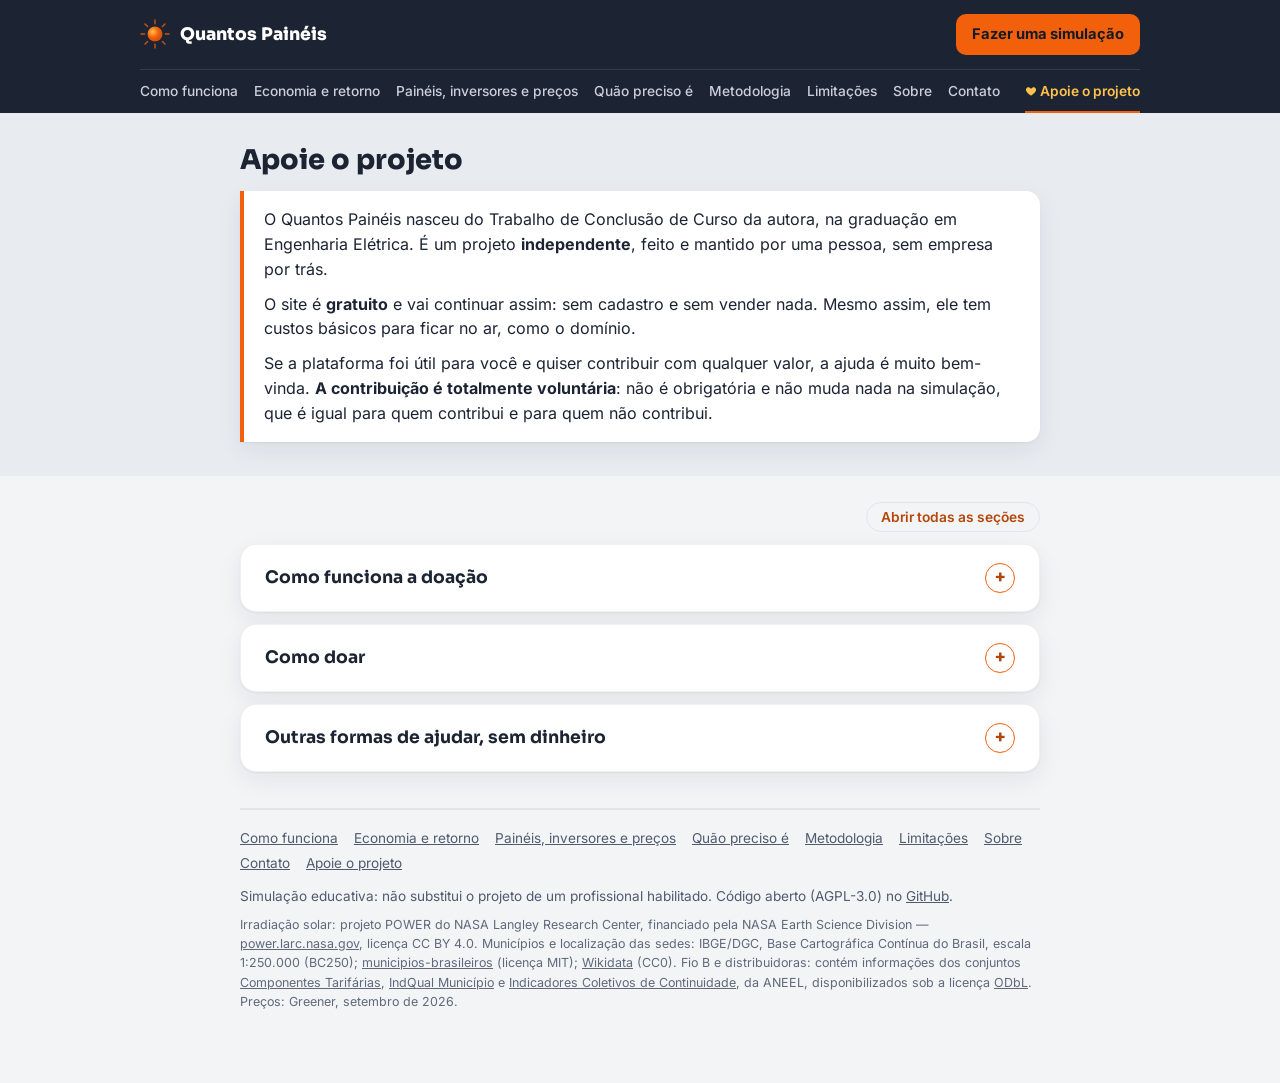
<file: static/apoie.html>
<!DOCTYPE html>
<html lang="pt-br">
<head>
<meta charset="UTF-8">
<meta name="viewport" content="width=device-width, initial-scale=1">
<title>Apoie o projeto — Quantos Painéis</title>
<link rel="stylesheet" href="/static/style.css">
<link rel="stylesheet" href="/static/paginas.css">
<link rel="icon" href="/static/favicon.svg" type="image/svg+xml">
</head>
<body>
<a class="pular-conteudo no-print" href="#conteudo">Pular para o conteúdo</a>
<header class="topo-site no-print">
    <div class="topo-conteudo">
        <a class="topo-marca" href="/"><svg width="30" height="30" viewBox="0 0 64 64" aria-hidden="true" focusable="false"><defs><radialGradient id="solTopoGrad" cx="35%" cy="35%" r="70%"><stop offset="0%" stop-color="#FFC24B"/><stop offset="55%" stop-color="#F2600C"/><stop offset="100%" stop-color="#C94E0A"/></radialGradient></defs><g stroke="#F2600C" stroke-width="3" stroke-linecap="round" opacity="0.8"><line x1="32" y1="2" x2="32" y2="10"/><line x1="32" y1="54" x2="32" y2="62"/><line x1="2" y1="32" x2="10" y2="32"/><line x1="54" y1="32" x2="62" y2="32"/><line x1="10.7" y1="10.7" x2="16.2" y2="16.2"/><line x1="47.8" y1="47.8" x2="53.3" y2="53.3"/><line x1="10.7" y1="53.3" x2="16.2" y2="47.8"/><line x1="47.8" y1="16.2" x2="53.3" y2="10.7"/></g><circle cx="32" cy="32" r="16" fill="url(#solTopoGrad)"/></svg><span>Quantos Painéis</span></a>
        <div class="topo-acoes">
            <details class="topo-menu-celular">
                <summary>Páginas</summary>
                <ul>
                    <li><a href="/entenda">Como funciona</a></li>
                    <li><a href="/economia">Economia e retorno</a></li>
                    <li><a href="/equipamentos">Painéis, inversores e preços</a></li>
                    <li><a href="/precisao">Quão preciso é</a></li>
                    <li><a href="/metodologia">Metodologia</a></li>
                    <li><a href="/limitacoes">Limitações</a></li>
                    <li><a href="/sobre">Sobre</a></li>
                    <li><a href="/contato">Contato</a></li>
                    <li class="menu-apoie"><a class="link-apoie" href="/apoie" aria-current="page"><svg class="icone-apoie" width="12" height="12" viewBox="0 0 24 24" aria-hidden="true" focusable="false"><path fill="currentColor" d="M12 21s-7.5-4.6-9.6-9.2C.9 8.4 3 4.5 6.6 4.5c2.1 0 3.6 1.2 5.4 3.2 1.8-2 3.3-3.2 5.4-3.2 3.6 0 5.7 3.9 4.2 7.3C19.5 16.4 12 21 12 21z"/></svg> Apoie o projeto</a></li>
                </ul>
            </details>
            <a class="btn-simular-topo" href="/"><span class="so-pc">Fazer uma simulação</span><span class="so-cel">Simular</span></a>
        </div>
    </div>
    <nav class="topo-menu" aria-label="Páginas de explicação">
        <ul>
            <li><a href="/entenda">Como funciona</a></li>
            <li><a href="/economia">Economia e retorno</a></li>
            <li><a href="/equipamentos">Painéis, inversores e preços</a></li>
            <li><a href="/precisao">Quão preciso é</a></li>
            <li><a href="/metodologia">Metodologia</a></li>
            <li><a href="/limitacoes">Limitações</a></li>
            <li><a href="/sobre">Sobre</a></li>
            <li><a href="/contato">Contato</a></li>
            <li class="menu-apoie"><a class="link-apoie" href="/apoie" aria-current="page"><svg class="icone-apoie" width="12" height="12" viewBox="0 0 24 24" aria-hidden="true" focusable="false"><path fill="currentColor" d="M12 21s-7.5-4.6-9.6-9.2C.9 8.4 3 4.5 6.6 4.5c2.1 0 3.6 1.2 5.4 3.2 1.8-2 3.3-3.2 5.4-3.2 3.6 0 5.7 3.9 4.2 7.3C19.5 16.4 12 21 12 21z"/></svg> Apoie o projeto</a></li>
        </ul>
    </nav>
</header>
<main id="conteudo">
<div class="faixa-pagina">
<div class="faixa-pagina-conteudo">
<h1 class="pagina-titulo">Apoie o projeto</h1>
<div class="resumo-pagina">
<p>O Quantos Painéis nasceu do Trabalho de Conclusão de Curso da autora, na graduação em Engenharia Elétrica. É um projeto <strong>independente</strong>, feito e mantido por uma pessoa, sem empresa por trás.</p>
<p>O site é <strong>gratuito</strong> e vai continuar assim: sem cadastro e sem vender nada. Mesmo assim, ele tem custos básicos para ficar no ar, como o domínio.</p>
<p>Se a plataforma foi útil para você e quiser contribuir com qualquer valor, a ajuda é muito bem-vinda. <strong>A contribuição é totalmente voluntária</strong>: não é obrigatória e não muda nada na simulação, que é igual para quem contribui e para quem não contribui.</p>
</div>
</div>
</div>
<div class="page-wrap pagina-corpo">
<p class="abrir-todas no-print"><button type="button" class="btn-abrir-todas" aria-pressed="false">Abrir todas as seções</button></p>

<section class="card secao" aria-labelledby="como-funciona-a-doacao">
<details class="secao-sanfona">
    <summary><h2 id="como-funciona-a-doacao"><span class="divider-dot"></span>Como funciona a doação</h2></summary>
<div class="secao-conteudo">
<ul>
<li><strong>Não dá direito a nada em troca.</strong> Quem doa e quem não doa usa exatamente a mesma plataforma, com os mesmos resultados. Não existe versão "melhor" para quem doa.</li>
<li><strong>Não aceitamos doações de empresas do setor de energia solar</strong> (fabricantes, distribuidores ou empresas instaladoras). A plataforma compara equipamentos e mostra preços de mercado, e ela só é confiável se ninguém do setor pagar por ela.</li>
<li><strong>Não pedimos cadastro para doar.</strong> Como em qualquer Pix, o seu nome aparece no extrato de quem recebe. Ele não é publicado nem usado para nada além da declaração de imposto de renda, que pede os dados de quem doou.</li>
</ul>
</div>
</details>
</section>

<section class="card secao" aria-labelledby="como-doar">
<details class="secao-sanfona">
    <summary><h2 id="como-doar"><span class="divider-dot"></span>Como doar</h2></summary>
<div class="secao-conteudo">
<p><strong>Pix (chave aleatória):</strong><br>2076db15-90f3-4437-b14b-9cfe74d9ff82</p>
<p>Copie a chave e cole no app do seu banco, na opção de pagar com chave Pix. Antes de confirmar, o banco mostra o nome de quem recebe: <strong>Brenda Morel Bueno Ferreira</strong>, a autora da plataforma.</p>
</div>
</details>
</section>

<section class="card secao" aria-labelledby="outras-formas-de-ajudar-sem-dinheiro">
<details class="secao-sanfona">
    <summary><h2 id="outras-formas-de-ajudar-sem-dinheiro"><span class="divider-dot"></span>Outras formas de ajudar, sem dinheiro</h2></summary>
<div class="secao-conteudo">
<ul>
<li><strong>Avise se achar um erro.</strong> Numa ferramenta que se propõe a ser conferível, um erro apontado vale muito. Veja a página <a href="/contato"><strong>Contato</strong></a>.</li>
<li><strong>Compartilhe</strong> com quem está pensando em instalar energia solar.</li>
<li><strong>Se você programa</strong>, o código é aberto e está no <a href="https://github.com/gandalfa1/quantos-paineis" target="_blank" rel="noopener">GitHub</a>.</li>
</ul>
</div>
</details>
</section>
</div>
</main>
<div class="page-wrap rodape-wrap">
<footer class="rodape-paginas">
    <ul>
        <li><a href="/entenda">Como funciona</a></li>
        <li><a href="/economia">Economia e retorno</a></li>
        <li><a href="/equipamentos">Painéis, inversores e preços</a></li>
        <li><a href="/precisao">Quão preciso é</a></li>
        <li><a href="/metodologia">Metodologia</a></li>
        <li><a href="/limitacoes">Limitações</a></li>
        <li><a href="/sobre">Sobre</a></li>
        <li><a href="/contato">Contato</a></li>
        <li><a href="/apoie">Apoie o projeto</a></li>
    </ul>
    <p>Simulação educativa: não substitui o projeto de um profissional habilitado. Código aberto (AGPL-3.0) no <a href="https://github.com/gandalfa1/quantos-paineis" target="_blank" rel="noopener">GitHub</a>.</p>
    <p class="rodape-creditos">Irradiação solar: projeto POWER do NASA Langley Research Center, financiado pela NASA Earth Science Division — <a href="https://power.larc.nasa.gov/" target="_blank" rel="noopener">power.larc.nasa.gov</a>, licença CC BY 4.0. Municípios e localização das sedes: IBGE/DGC, Base Cartográfica Contínua do Brasil, escala 1:250.000 (BC250); <a href="https://github.com/kelvins/municipios-brasileiros" target="_blank" rel="noopener">municipios-brasileiros</a> (licença MIT); <a href="https://www.wikidata.org/" target="_blank" rel="noopener">Wikidata</a> (CC0). Fio B e distribuidoras: contém informações dos conjuntos <a href="https://dadosabertos.aneel.gov.br/dataset/componentes-tarifarias" target="_blank" rel="noopener">Componentes Tarifárias</a>, <a href="https://dadosabertos.aneel.gov.br/dataset/indqual-municipio" target="_blank" rel="noopener">IndQual Município</a> e <a href="https://dadosabertos.aneel.gov.br/dataset/indicadores-coletivos-de-continuidade-dec-e-fec" target="_blank" rel="noopener">Indicadores Coletivos de Continuidade</a>, da ANEEL, disponibilizados sob a licença <a href="https://opendatacommons.org/licenses/odbl/1-0/" target="_blank" rel="noopener">ODbL</a>. Preços: Greener, setembro de 2026.</p>
</footer>
</div>
<script>
(function () {
    var secoes = document.querySelectorAll("details.secao-sanfona");
    function abrirAlvo() {
        if (!location.hash) { return; }
        var alvo = document.getElementById(decodeURIComponent(location.hash.slice(1)));
        if (!alvo) { return; }
        var d = alvo.closest("details.secao-sanfona");
        if (d && !d.open) { d.open = true; }
        alvo.scrollIntoView();
    }
    window.addEventListener("hashchange", abrirAlvo);
    abrirAlvo();
    var botao = document.querySelector(".btn-abrir-todas");
    function todasAbertas() { return Array.prototype.every.call(secoes, function (d) { return d.open; }); }
    function atualizarBotao() {
        if (!botao) { return; }
        var abertas = todasAbertas();
        botao.textContent = abertas ? "Fechar todas as seções" : "Abrir todas as seções";
        botao.setAttribute("aria-pressed", abertas ? "true" : "false");
    }
    if (botao) {
        botao.addEventListener("click", function () {
            var abrir = !todasAbertas();
            secoes.forEach(function (d) { d.open = abrir; });
            atualizarBotao();
        });
        secoes.forEach(function (d) { d.addEventListener("toggle", atualizarBotao); });
    }
    window.addEventListener("beforeprint", function () {
        secoes.forEach(function (d) { if (!d.open) { d.open = true; d.dataset.abertaParaImprimir = "sim"; } });
    });
    window.addEventListener("afterprint", function () {
        document.querySelectorAll("details[data-aberta-para-imprimir]").forEach(function (d) {
            d.open = false; delete d.dataset.abertaParaImprimir;
        });
        atualizarBotao();
    });
})();
</script>
<script src="/static/tabelas.js" defer></script>
</body>
</html>
</file>
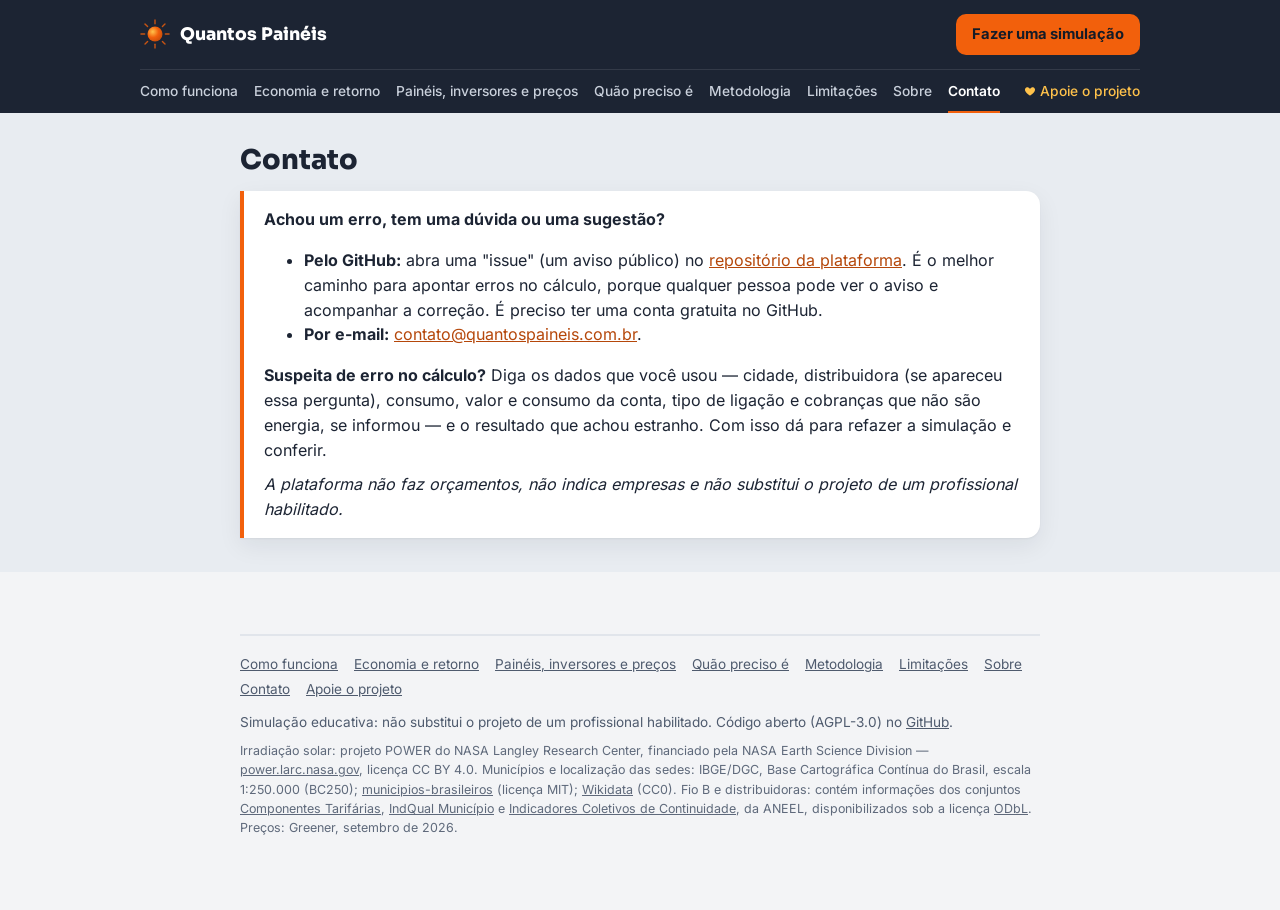
<file: static/contato.html>
<!DOCTYPE html>
<html lang="pt-br">
<head>
<meta charset="UTF-8">
<meta name="viewport" content="width=device-width, initial-scale=1">
<title>Contato — Quantos Painéis</title>
<link rel="stylesheet" href="/static/style.css">
<link rel="stylesheet" href="/static/paginas.css">
<link rel="icon" href="/static/favicon.svg" type="image/svg+xml">
</head>
<body>
<a class="pular-conteudo no-print" href="#conteudo">Pular para o conteúdo</a>
<header class="topo-site no-print">
    <div class="topo-conteudo">
        <a class="topo-marca" href="/"><svg width="30" height="30" viewBox="0 0 64 64" aria-hidden="true" focusable="false"><defs><radialGradient id="solTopoGrad" cx="35%" cy="35%" r="70%"><stop offset="0%" stop-color="#FFC24B"/><stop offset="55%" stop-color="#F2600C"/><stop offset="100%" stop-color="#C94E0A"/></radialGradient></defs><g stroke="#F2600C" stroke-width="3" stroke-linecap="round" opacity="0.8"><line x1="32" y1="2" x2="32" y2="10"/><line x1="32" y1="54" x2="32" y2="62"/><line x1="2" y1="32" x2="10" y2="32"/><line x1="54" y1="32" x2="62" y2="32"/><line x1="10.7" y1="10.7" x2="16.2" y2="16.2"/><line x1="47.8" y1="47.8" x2="53.3" y2="53.3"/><line x1="10.7" y1="53.3" x2="16.2" y2="47.8"/><line x1="47.8" y1="16.2" x2="53.3" y2="10.7"/></g><circle cx="32" cy="32" r="16" fill="url(#solTopoGrad)"/></svg><span>Quantos Painéis</span></a>
        <div class="topo-acoes">
            <details class="topo-menu-celular">
                <summary>Páginas</summary>
                <ul>
                    <li><a href="/entenda">Como funciona</a></li>
                    <li><a href="/economia">Economia e retorno</a></li>
                    <li><a href="/equipamentos">Painéis, inversores e preços</a></li>
                    <li><a href="/precisao">Quão preciso é</a></li>
                    <li><a href="/metodologia">Metodologia</a></li>
                    <li><a href="/limitacoes">Limitações</a></li>
                    <li><a href="/sobre">Sobre</a></li>
                    <li><a href="/contato" aria-current="page">Contato</a></li>
                    <li class="menu-apoie"><a class="link-apoie" href="/apoie"><svg class="icone-apoie" width="12" height="12" viewBox="0 0 24 24" aria-hidden="true" focusable="false"><path fill="currentColor" d="M12 21s-7.5-4.6-9.6-9.2C.9 8.4 3 4.5 6.6 4.5c2.1 0 3.6 1.2 5.4 3.2 1.8-2 3.3-3.2 5.4-3.2 3.6 0 5.7 3.9 4.2 7.3C19.5 16.4 12 21 12 21z"/></svg> Apoie o projeto</a></li>
                </ul>
            </details>
            <a class="btn-simular-topo" href="/"><span class="so-pc">Fazer uma simulação</span><span class="so-cel">Simular</span></a>
        </div>
    </div>
    <nav class="topo-menu" aria-label="Páginas de explicação">
        <ul>
            <li><a href="/entenda">Como funciona</a></li>
            <li><a href="/economia">Economia e retorno</a></li>
            <li><a href="/equipamentos">Painéis, inversores e preços</a></li>
            <li><a href="/precisao">Quão preciso é</a></li>
            <li><a href="/metodologia">Metodologia</a></li>
            <li><a href="/limitacoes">Limitações</a></li>
            <li><a href="/sobre">Sobre</a></li>
            <li><a href="/contato" aria-current="page">Contato</a></li>
            <li class="menu-apoie"><a class="link-apoie" href="/apoie"><svg class="icone-apoie" width="12" height="12" viewBox="0 0 24 24" aria-hidden="true" focusable="false"><path fill="currentColor" d="M12 21s-7.5-4.6-9.6-9.2C.9 8.4 3 4.5 6.6 4.5c2.1 0 3.6 1.2 5.4 3.2 1.8-2 3.3-3.2 5.4-3.2 3.6 0 5.7 3.9 4.2 7.3C19.5 16.4 12 21 12 21z"/></svg> Apoie o projeto</a></li>
        </ul>
    </nav>
</header>
<main id="conteudo">
<div class="faixa-pagina">
<div class="faixa-pagina-conteudo">
<h1 class="pagina-titulo">Contato</h1>
<div class="resumo-pagina">
<p><strong>Achou um erro, tem uma dúvida ou uma sugestão?</strong></p>
<ul>
<li><strong>Pelo GitHub:</strong> abra uma "issue" (um aviso público) no <a href="https://github.com/gandalfa1/quantos-paineis/issues" target="_blank" rel="noopener">repositório da plataforma</a>. É o melhor caminho para apontar erros no cálculo, porque qualquer pessoa pode ver o aviso e acompanhar a correção. É preciso ter uma conta gratuita no GitHub.</li>
<li><strong>Por e-mail:</strong> <a href="mailto:contato@quantospaineis.com.br">contato@quantospaineis.com.br</a>.</li>
</ul>
<p><strong>Suspeita de erro no cálculo?</strong> Diga os dados que você usou — cidade, distribuidora (se apareceu essa pergunta), consumo, valor e consumo da conta, tipo de ligação e cobranças que não são energia, se informou — e o resultado que achou estranho. Com isso dá para refazer a simulação e conferir.</p>
<p><em>A plataforma não faz orçamentos, não indica empresas e não substitui o projeto de um profissional habilitado.</em></p>
</div>
</div>
</div>
<div class="page-wrap pagina-corpo">

</div>
</main>
<div class="page-wrap rodape-wrap">
<footer class="rodape-paginas">
    <ul>
        <li><a href="/entenda">Como funciona</a></li>
        <li><a href="/economia">Economia e retorno</a></li>
        <li><a href="/equipamentos">Painéis, inversores e preços</a></li>
        <li><a href="/precisao">Quão preciso é</a></li>
        <li><a href="/metodologia">Metodologia</a></li>
        <li><a href="/limitacoes">Limitações</a></li>
        <li><a href="/sobre">Sobre</a></li>
        <li><a href="/contato">Contato</a></li>
        <li><a href="/apoie">Apoie o projeto</a></li>
    </ul>
    <p>Simulação educativa: não substitui o projeto de um profissional habilitado. Código aberto (AGPL-3.0) no <a href="https://github.com/gandalfa1/quantos-paineis" target="_blank" rel="noopener">GitHub</a>.</p>
    <p class="rodape-creditos">Irradiação solar: projeto POWER do NASA Langley Research Center, financiado pela NASA Earth Science Division — <a href="https://power.larc.nasa.gov/" target="_blank" rel="noopener">power.larc.nasa.gov</a>, licença CC BY 4.0. Municípios e localização das sedes: IBGE/DGC, Base Cartográfica Contínua do Brasil, escala 1:250.000 (BC250); <a href="https://github.com/kelvins/municipios-brasileiros" target="_blank" rel="noopener">municipios-brasileiros</a> (licença MIT); <a href="https://www.wikidata.org/" target="_blank" rel="noopener">Wikidata</a> (CC0). Fio B e distribuidoras: contém informações dos conjuntos <a href="https://dadosabertos.aneel.gov.br/dataset/componentes-tarifarias" target="_blank" rel="noopener">Componentes Tarifárias</a>, <a href="https://dadosabertos.aneel.gov.br/dataset/indqual-municipio" target="_blank" rel="noopener">IndQual Município</a> e <a href="https://dadosabertos.aneel.gov.br/dataset/indicadores-coletivos-de-continuidade-dec-e-fec" target="_blank" rel="noopener">Indicadores Coletivos de Continuidade</a>, da ANEEL, disponibilizados sob a licença <a href="https://opendatacommons.org/licenses/odbl/1-0/" target="_blank" rel="noopener">ODbL</a>. Preços: Greener, setembro de 2026.</p>
</footer>
</div>
<script src="/static/tabelas.js" defer></script>
</body>
</html>
</file>
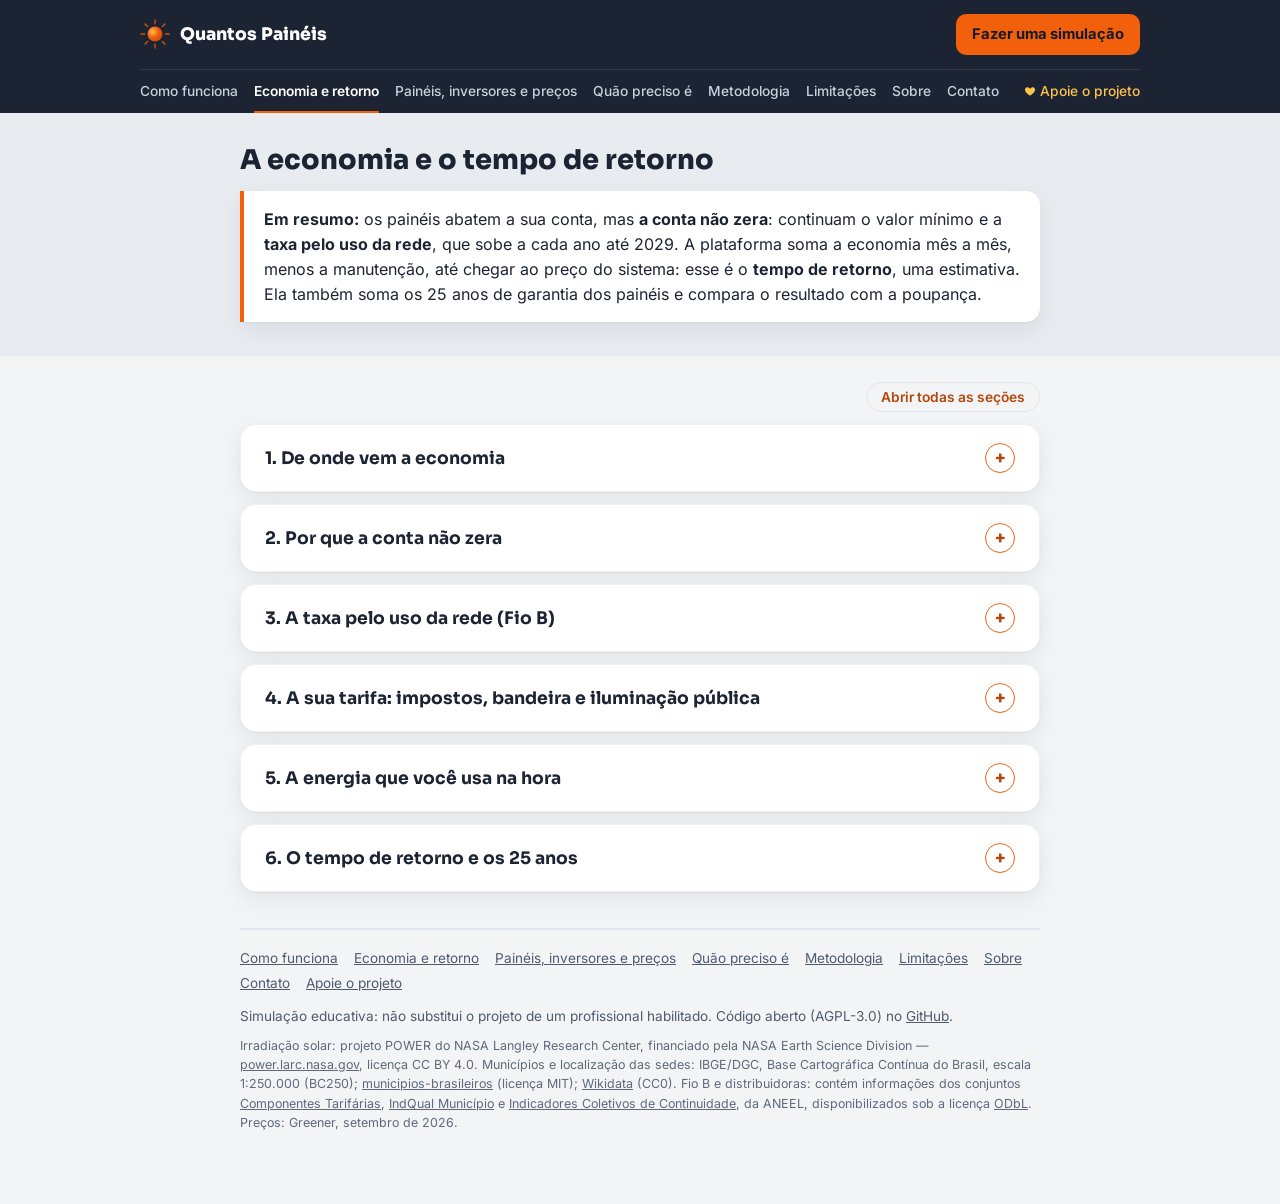
<file: static/economia.html>
<!DOCTYPE html>
<html lang="pt-br">
<head>
<meta charset="UTF-8">
<meta name="viewport" content="width=device-width, initial-scale=1">
<title>A economia e o tempo de retorno — Quantos Painéis</title>
<link rel="stylesheet" href="/static/style.css">
<link rel="stylesheet" href="/static/paginas.css">
<link rel="icon" href="/static/favicon.svg" type="image/svg+xml">
</head>
<body>
<a class="pular-conteudo no-print" href="#conteudo">Pular para o conteúdo</a>
<header class="topo-site no-print">
    <div class="topo-conteudo">
        <a class="topo-marca" href="/"><svg width="30" height="30" viewBox="0 0 64 64" aria-hidden="true" focusable="false"><defs><radialGradient id="solTopoGrad" cx="35%" cy="35%" r="70%"><stop offset="0%" stop-color="#FFC24B"/><stop offset="55%" stop-color="#F2600C"/><stop offset="100%" stop-color="#C94E0A"/></radialGradient></defs><g stroke="#F2600C" stroke-width="3" stroke-linecap="round" opacity="0.8"><line x1="32" y1="2" x2="32" y2="10"/><line x1="32" y1="54" x2="32" y2="62"/><line x1="2" y1="32" x2="10" y2="32"/><line x1="54" y1="32" x2="62" y2="32"/><line x1="10.7" y1="10.7" x2="16.2" y2="16.2"/><line x1="47.8" y1="47.8" x2="53.3" y2="53.3"/><line x1="10.7" y1="53.3" x2="16.2" y2="47.8"/><line x1="47.8" y1="16.2" x2="53.3" y2="10.7"/></g><circle cx="32" cy="32" r="16" fill="url(#solTopoGrad)"/></svg><span>Quantos Painéis</span></a>
        <div class="topo-acoes">
            <details class="topo-menu-celular">
                <summary>Páginas</summary>
                <ul>
                    <li><a href="/entenda">Como funciona</a></li>
                    <li><a href="/economia" aria-current="page">Economia e retorno</a></li>
                    <li><a href="/equipamentos">Painéis, inversores e preços</a></li>
                    <li><a href="/precisao">Quão preciso é</a></li>
                    <li><a href="/metodologia">Metodologia</a></li>
                    <li><a href="/limitacoes">Limitações</a></li>
                    <li><a href="/sobre">Sobre</a></li>
                    <li><a href="/contato">Contato</a></li>
                    <li class="menu-apoie"><a class="link-apoie" href="/apoie"><svg class="icone-apoie" width="12" height="12" viewBox="0 0 24 24" aria-hidden="true" focusable="false"><path fill="currentColor" d="M12 21s-7.5-4.6-9.6-9.2C.9 8.4 3 4.5 6.6 4.5c2.1 0 3.6 1.2 5.4 3.2 1.8-2 3.3-3.2 5.4-3.2 3.6 0 5.7 3.9 4.2 7.3C19.5 16.4 12 21 12 21z"/></svg> Apoie o projeto</a></li>
                </ul>
            </details>
            <a class="btn-simular-topo" href="/"><span class="so-pc">Fazer uma simulação</span><span class="so-cel">Simular</span></a>
        </div>
    </div>
    <nav class="topo-menu" aria-label="Páginas de explicação">
        <ul>
            <li><a href="/entenda">Como funciona</a></li>
            <li><a href="/economia" aria-current="page">Economia e retorno</a></li>
            <li><a href="/equipamentos">Painéis, inversores e preços</a></li>
            <li><a href="/precisao">Quão preciso é</a></li>
            <li><a href="/metodologia">Metodologia</a></li>
            <li><a href="/limitacoes">Limitações</a></li>
            <li><a href="/sobre">Sobre</a></li>
            <li><a href="/contato">Contato</a></li>
            <li class="menu-apoie"><a class="link-apoie" href="/apoie"><svg class="icone-apoie" width="12" height="12" viewBox="0 0 24 24" aria-hidden="true" focusable="false"><path fill="currentColor" d="M12 21s-7.5-4.6-9.6-9.2C.9 8.4 3 4.5 6.6 4.5c2.1 0 3.6 1.2 5.4 3.2 1.8-2 3.3-3.2 5.4-3.2 3.6 0 5.7 3.9 4.2 7.3C19.5 16.4 12 21 12 21z"/></svg> Apoie o projeto</a></li>
        </ul>
    </nav>
</header>
<main id="conteudo">
<div class="faixa-pagina">
<div class="faixa-pagina-conteudo">
<h1 class="pagina-titulo">A economia e o tempo de retorno</h1>
<div class="resumo-pagina">
<p><strong>Em resumo:</strong> os painéis abatem a sua conta, mas <strong>a conta não zera</strong>: continuam o valor mínimo e a <strong>taxa pelo uso da rede</strong>, que sobe a cada ano até 2029. A plataforma soma a economia mês a mês, menos a manutenção, até chegar ao preço do sistema: esse é o <strong>tempo de retorno</strong>, uma estimativa. Ela também soma os 25 anos de garantia dos painéis e compara o resultado com a poupança.</p>
</div>
</div>
</div>
<div class="page-wrap pagina-corpo">
<p class="abrir-todas no-print"><button type="button" class="btn-abrir-todas" aria-pressed="false">Abrir todas as seções</button></p>

<section class="card secao" aria-labelledby="1-de-onde-vem-a-economia">
<details class="secao-sanfona">
    <summary><h2 id="1-de-onde-vem-a-economia"><span class="divider-dot"></span>1. De onde vem a economia</h2></summary>
<div class="secao-conteudo">
<p>O que a casa não usa na hora vai para a rede da distribuidora e vira <strong>crédito</strong>, em kWh. O crédito abate o consumo da conta, no mesmo mês ou nos seguintes, e vale por <strong>60 meses</strong> (Lei 14.300/2022).</p>
<p>Mas o crédito <strong>não vira dinheiro</strong>: a distribuidora não paga pela energia que sobra. Por isso a plataforma dimensiona o sistema para o que a sua conta consegue abater, e não para gerar o máximo.</p>
</div>
</details>
</section>

<section class="card secao" aria-labelledby="2-por-que-a-conta-nao-zera">
<details class="secao-sanfona">
    <summary><h2 id="2-por-que-a-conta-nao-zera"><span class="divider-dot"></span>2. Por que a conta não zera</h2></summary>
<div class="secao-conteudo">
<p>Três coisas continuam na conta mesmo com os painéis:</p>
<ol>
<li><strong>O valor mínimo</strong> (custo de disponibilidade), que paga a rede à sua disposição: o equivalente a <strong>30 kWh</strong> na ligação monofásica, <strong>50 kWh</strong> na bifásica e <strong>100 kWh</strong> na trifásica (Resolução ANEEL 1.000/2021).</li>
<li><strong>A taxa pelo uso da rede</strong> sobre a energia que vai para a rede e volta como crédito (seção 3).</li>
<li><strong>Cobranças que não são energia</strong>, como iluminação pública, taxa de lixo, multas ou parcelamentos (seção 4).</li>
</ol>
<p>A distribuidora cobra o <strong>maior</strong> valor entre o mínimo e o que você deve depois de usar os créditos.</p>
<p><strong>Dois exemplos</strong> (tarifa de teste de R$ 0,75/kWh, ligação bifásica, sem iluminação pública):</p>
<div class="tabela-wrap"><table class="tabela-geracao">
<thead>
<tr>
<th scope="col">Caso</th>
<th scope="col">Conta sem painéis</th>
<th scope="col">Conta estimada com painéis</th>
<th scope="col">O que sobrou na conta</th>
</tr>
</thead>
<tbody>
<tr>
<th scope="row">Guaíra (PR), 300 kWh/mês</th>
<td>R$ 225,00</td>
<td>R$ 38,62</td>
<td>A taxa sobre os 300 kWh abatidos, que passa do mínimo (R$ 37,50)</td>
</tr>
<tr>
<th scope="row">Campinas (SP), 180 kWh/mês</th>
<td>R$ 135,00</td>
<td>R$ 37,50</td>
<td>O valor mínimo da ligação bifásica (50 kWh × R$ 0,75)</td>
</tr>
</tbody>
</table></div>
</div>
</details>
</section>

<section class="card secao" aria-labelledby="3-o-fio-b-explicado">
<details class="secao-sanfona">
    <summary><h2 id="3-o-fio-b-explicado"><span class="divider-dot"></span>3. A taxa pelo uso da rede (Fio B)</h2></summary>
<div class="secao-conteudo">
<p><strong>O que é.</strong> A tarifa tem várias partes. A <strong>taxa pelo uso da rede</strong>, chamada de <strong>Fio B</strong>, é a que paga a <strong>rede da distribuidora</strong>: os fios, os postes e a manutenção. Quem tem painéis paga uma parte dela sobre a energia que vai para a rede e volta como crédito, e essa parte sobe a cada ano (Lei 14.300/2022):</p>
<div class="tabela-wrap"><table class="tabela-geracao">
<thead>
<tr>
<th scope="col">Ano</th>
<th scope="col">Parte da taxa cobrada</th>
</tr>
</thead>
<tbody>
<tr>
<th scope="row">2023</th>
<td>15%</td>
</tr>
<tr>
<th scope="row">2024</th>
<td>30%</td>
</tr>
<tr>
<th scope="row">2025</th>
<td>45%</td>
</tr>
<tr>
<th scope="row"><strong>2026</strong></th>
<td><strong>60%</strong></td>
</tr>
<tr>
<th scope="row">2027</th>
<td>75%</td>
</tr>
<tr>
<th scope="row">2028</th>
<td>90%</td>
</tr>
<tr>
<th scope="row">2029 em diante</th>
<td>regra nova, ainda a ser definida pela ANEEL</td>
</tr>
</tbody>
</table></div>
<p>A partir de 2029, a Lei manda cobrar todas as partes da tarifa que não são o custo da energia, com um desconto pelos benefícios que a geração traz à rede. Esse desconto ainda não foi definido: a ANEEL abriu a discussão em dezembro de 2025, e ainda não há data para a regra final.</p>
<p><strong>Quem paga assim:</strong> os sistemas novos. Quem já tinha sistema em janeiro de 2022, ou pediu a ligação até 12 meses depois, segue a regra antiga até o fim de 2045.</p>
<p><strong>Qual valor a plataforma usa:</strong> o da <strong>distribuidora que atende o seu município</strong>, pelas tabelas oficiais da ANEEL, <strong>sem impostos</strong>. A tela do resultado mostra qual distribuidora entrou na conta e <strong>até quando o valor vale</strong> (cada uma reajusta a tarifa uma vez por ano).</p>
<ul>
<li>Em <strong>9 de cada 10 municípios</strong> há uma só distribuidora, e a plataforma usa a dela sem perguntar nada.</li>
<li>Em cerca de <strong>1 de cada 10 municípios</strong>, mais de uma empresa atende a cidade (quase sempre uma cooperativa ao lado da distribuidora maior). A página inicial pergunta qual é a sua; o nome está na conta de luz. <strong>Se você não souber</strong>, a plataforma usa a que dá a <strong>menor economia</strong>, para não prometer mais do que você pode ter.</li>
<li>Se nenhuma distribuidora do município tiver a tarifa atual publicada pela ANEEL, a plataforma usa o valor da distribuidora da capital do estado e <strong>avisa na tela</strong>.</li>
</ul>
<p class="destaque"><strong>A subida e o tempo de retorno.</strong> Como a parte cobrada sobe, a economia de cada mês diminui até 2029. Por isso a plataforma soma a economia <strong>mês a mês</strong>, cada mês com a parte do seu ano, em vez de dividir o preço pela economia de hoje como se ela nunca mudasse. Nos cinco casos de teste, a diferença foi maior onde a taxa é mais cara e menor onde a conta já fica no valor mínimo (Campinas):</p>
<div class="tabela-wrap"><table class="tabela-geracao">
<thead>
<tr>
<th scope="col">Caso</th>
<th scope="col">Se a economia de hoje não mudasse</th>
<th scope="col">O que a plataforma mostra</th>
</tr>
</thead>
<tbody>
<tr>
<th scope="row">Bom Jesus da Lapa (BA)</th>
<td>51,5 meses</td>
<td>69,1 meses</td>
</tr>
<tr>
<th scope="row">Cuiabá (MT)</th>
<td>49,6 meses</td>
<td>63,8 meses</td>
</tr>
<tr>
<th scope="row">Guaíra (PR)</th>
<td>52,6 meses</td>
<td>62,1 meses</td>
</tr>
<tr>
<th scope="row">Manaus (AM)</th>
<td>41,7 meses</td>
<td>47,0 meses</td>
</tr>
<tr>
<th scope="row">Campinas (SP)</th>
<td>70,7 meses</td>
<td>75,2 meses</td>
</tr>
</tbody>
</table></div>
<p><em>Simulação de novembro de 2026, com a tarifa de teste de R$ 0,75/kWh. De 2029 em diante, a conta supõe 100% da taxa, porque a regra nova ainda não existe; a seção 6 mostra o pior caso. A última coluna inclui também o desgaste dos painéis, a manutenção e a troca do inversor.</em></p>
</div>
</details>
</section>

<section class="card secao" aria-labelledby="4-a-sua-tarifa-impostos-bandeira-e-ilumi">
<details class="secao-sanfona">
    <summary><h2 id="4-a-sua-tarifa-impostos-bandeira-e-ilumi"><span class="divider-dot"></span>4. A sua tarifa: impostos, bandeira e iluminação pública</h2></summary>
<div class="secao-conteudo">
<p>A plataforma calcula a sua tarifa dividindo <strong>o valor da conta pelo consumo da mesma conta</strong>. Assim ela usa o preço que <strong>você</strong> paga, com impostos e bandeira, e não uma média do país. Isso tem quatro efeitos:</p>
<ul>
<li><strong>Impostos:</strong> a sua tarifa tem impostos, mas o valor da taxa pelo uso da rede não tem. Isso deixa a economia <strong>um pouco otimista</strong> (não dá para medir quanto, porque o ICMS muda de estado para estado).</li>
<li><strong>Bandeira tarifária:</strong> a tarifa da conta usada vale para todo o período. Conta de bandeira vermelha dá economia maior; de bandeira verde, menor.</li>
<li><strong>Iluminação pública e outras cobranças:</strong> os painéis não reduzem essas cobranças. Informe o valor delas no campo opcional <strong>Cobranças da conta que não são energia</strong>, em “Deixar o resultado mais preciso”. Em branco, a economia sai <strong>otimista</strong>, e a tela avisa. Em Manaus, com uma contribuição de iluminação de R$ 47,91 na conta e o campo em branco, o retorno cairia de 47 para 41 meses.</li>
<li><strong>Mês de consumo muito baixo:</strong> se a conta é de um mês com consumo abaixo do mínimo (30, 50 ou 100 kWh), como num mês de férias, ela cobrou o mínimo. A plataforma então divide o valor pelo mínimo, para a tarifa não sair inflada, e avisa. O melhor é usar a conta de um mês normal.</li>
</ul>
</div>
</details>
</section>

<section class="card secao" aria-labelledby="5-a-energia-que-voce-usa-na-hora">
<details class="secao-sanfona">
    <summary><h2 id="5-a-energia-que-voce-usa-na-hora"><span class="divider-dot"></span>5. A energia que você usa na hora</h2></summary>
<div class="secao-conteudo">
<p>Parte da energia dos painéis é usada <strong>na mesma hora</strong> em que é gerada, como a da geladeira ao meio-dia. Essa parte nem passa pela rede, <strong>não paga a taxa</strong> e economiza a tarifa inteira. Medições em casas com painéis no Brasil acharam de 34% a 39% da geração (ANEEL, EPE e um estudo no Tocantins).</p>
<p>Por isso o formulário tem a pergunta opcional <strong>Em que horário a sua casa mais usa energia?</strong> Cada resposta vira uma parte da geração usada na hora, sempre pelo lado mais baixo das medições:</p>
<ul>
<li><strong>Quase tudo à noite:</strong> 10%.</li>
<li><strong>Igual de dia e de noite:</strong> 30%.</li>
<li><strong>Bastante de dia:</strong> 39%.</li>
</ul>
<p>Sem resposta, a plataforma considera <strong>0%</strong>, e a economia sai menor que a real: o erro fica do lado seguro. A resposta muda só a economia e o retorno; <strong>o número de painéis não muda</strong>. E a conta nunca fica abaixo do valor mínimo, que, em consumo baixo, pode absorver todo o ganho.</p>
<p><strong>Exemplo (Guaíra, 300 kWh por mês):</strong> em 2026 a economia quase não muda (R$ 186,38 sem resposta e R$ 187,50 com qualquer resposta), porque a conta já fica perto do mínimo. A diferença aparece quando a taxa sobe: o sistema se paga em 62,1 meses sem resposta, 59,4 com “quase tudo à noite”, 55,5 com “igual de dia e de noite” e 55,0 com “bastante de dia”.</p>
</div>
</details>
</section>

<section class="card secao" aria-labelledby="6-o-tempo-de-retorno">
<details class="secao-sanfona">
    <summary><h2 id="6-o-tempo-de-retorno"><span class="divider-dot"></span>6. O tempo de retorno e os 25 anos</h2></summary>
<div class="secao-conteudo">
<p>A plataforma soma a economia <strong>mês a mês</strong>, menos a manutenção, até chegar ao preço do sistema. A economia muda com os anos porque a taxa pelo uso da rede sobe até 2029 e os painéis perdem cerca de <strong>0,5% de rendimento por ano</strong>. A tela do resultado mostra a economia de cada ano, para você conferir.</p>
<p><strong>Dois gastos entram na conta</strong>, com os valores que a EPE (a empresa de pesquisa do governo federal) usa nas projeções oficiais:</p>
<ul>
<li><strong>Manutenção:</strong> 1% do preço do sistema por ano, para limpeza e revisão.</li>
<li><strong>Troca do inversor:</strong> uma vez, depois de 10 anos, de 15% do preço do sistema. Em sistemas pequenos, um inversor novo pode custar mais que isso.</li>
</ul>
<p><strong>Exemplo (Guaíra, 300 kWh por mês, simulação de novembro de 2026):</strong> o sistema custa R$ 9.795,00. A economia é de R$ 186,38 por mês em 2026, R$ 176,73 em 2027, R$ 167,08 em 2028 e R$ 160,64 de 2029 em diante. Com a manutenção (R$ 97,95 por ano), o sistema se paga em <strong>62,1 meses</strong>, cerca de 5 anos. A troca do inversor (R$ 1.469,25) vem depois.</p>
<ul>
<li><strong>“Se paga” quer dizer de vez:</strong> a plataforma conta o mês a partir do qual a soma passa do preço e não volta mais a ficar abaixo dele, mesmo com a troca do inversor.</li>
<li><strong>O desgaste quase não muda o retorno</strong>, porque no começo o sistema gera um pouco mais do que a conta deixa abater.</li>
<li>Tempos acima de <strong>25 anos</strong> (a garantia dos painéis) não são mostrados: a tela explica e mostra quanto a economia somaria nesse prazo.</li>
</ul>
<p><strong>Os 25 anos.</strong> A tela soma os 25 anos da garantia, com os preços de hoje. Em Guaíra, a economia soma R$ 48.514, e os gastos (sistema, manutenção e troca do inversor), R$ 13.713.</p>
<p><strong>Rende mais que a poupança?</strong> O dinheiro posto nos painéis volta aos poucos, como desconto na conta, e dá para calcular quanto ele rende por ano, como uma aplicação. Em Guaíra, os painéis rendem cerca de <strong>20% ao ano</strong>, contra 3,57% da poupança (de outubro de 2025 a setembro de 2026, pelo Banco Central), os dois já sem a inflação. No fim dos 25 anos, a pessoa fica com cerca de R$ 19.900 a mais do que se tivesse deixado o mesmo dinheiro na poupança.</p>
<p><strong>E a regra de 2029?</strong> A conta principal supõe que, de 2029 em diante, se cobre 100% da taxa pelo uso da rede. Como a regra nova pode cobrar mais, a tela mostra também o <strong>pior caso que a lei permite</strong>: todas as partes da tarifa que a ANEEL aplica à energia que vai e volta pela rede, sem nenhum desconto. A Lei manda dar um desconto, e por isso a regra de verdade deve ficar entre as duas contas. Em Guaíra, no pior caso, o sistema se pagaria em cerca de 10 anos, a economia em 25 anos cairia para R$ 26.087 e os painéis renderiam cerca de 10% ao ano. Onde a tarifa da distribuidora pesa mais, o pior caso pode não se pagar em 25 anos, e a tela avisa.</p>
<p><strong>O que fica fora da conta, e para que lado isso puxa:</strong></p>
<div class="tabela-wrap"><table class="tabela-geracao">
<thead>
<tr>
<th scope="col">O que não entra</th>
<th scope="col">Efeito no retorno real</th>
</tr>
</thead>
<tbody>
<tr>
<th scope="row">A regra de 2029, ainda não definida (o pior caso aparece à parte)</th>
<td>pode ser mais longo</td>
</tr>
<tr>
<th scope="row">Impostos; cobranças que não são energia, se o campo ficar em branco (seção 4)</th>
<td>mais longo</td>
</tr>
<tr>
<th scope="row">Inversor novo mais caro que 15% do preço do sistema (comum em sistemas pequenos)</th>
<td>mais longo</td>
</tr>
<tr>
<th scope="row">Financiamento (a conta supõe pagamento à vista)</th>
<td>mais longo</td>
</tr>
<tr>
<th scope="row">Tarifa subindo mais que a inflação (na conta, ela fica constante)</th>
<td>mais curto</td>
</tr>
<tr>
<th scope="row">Energia usada na hora acima da resposta dada, ou pergunta sem resposta (seção 5)</th>
<td>mais curto</td>
</tr>
<tr>
<th scope="row">Juros (o valor do dinheiro no tempo)</th>
<td>o retorno fica mais curto do que num cálculo com juros; a comparação com a poupança considera</td>
</tr>
</tbody>
</table></div>
<p>Como há efeitos para os dois lados, <strong>o tempo de retorno é uma estimativa</strong>: serve para comparar e decidir se vale pedir orçamento, mas não é uma garantia.</p>
<p><strong>Outras fontes:</strong> nos cinco casos de teste, o retorno ficou entre <strong>3,9 e 6,3 anos</strong>. Um estudo publicado (Costa et al., 2025) achou 4,57 anos para uma casa com 4,2 kWp, e três calculadoras gratuitas deram de 3 anos e 3 meses a 4 anos e 1 mês para a mesma casa: a mesma ordem de grandeza, com cenários diferentes.</p>
</div>
</details>
</section>
</div>
</main>
<div class="page-wrap rodape-wrap">
<footer class="rodape-paginas">
    <ul>
        <li><a href="/entenda">Como funciona</a></li>
        <li><a href="/economia">Economia e retorno</a></li>
        <li><a href="/equipamentos">Painéis, inversores e preços</a></li>
        <li><a href="/precisao">Quão preciso é</a></li>
        <li><a href="/metodologia">Metodologia</a></li>
        <li><a href="/limitacoes">Limitações</a></li>
        <li><a href="/sobre">Sobre</a></li>
        <li><a href="/contato">Contato</a></li>
        <li><a href="/apoie">Apoie o projeto</a></li>
    </ul>
    <p>Simulação educativa: não substitui o projeto de um profissional habilitado. Código aberto (AGPL-3.0) no <a href="https://github.com/gandalfa1/quantos-paineis" target="_blank" rel="noopener">GitHub</a>.</p>
    <p class="rodape-creditos">Irradiação solar: projeto POWER do NASA Langley Research Center, financiado pela NASA Earth Science Division — <a href="https://power.larc.nasa.gov/" target="_blank" rel="noopener">power.larc.nasa.gov</a>, licença CC BY 4.0. Municípios e localização das sedes: IBGE/DGC, Base Cartográfica Contínua do Brasil, escala 1:250.000 (BC250); <a href="https://github.com/kelvins/municipios-brasileiros" target="_blank" rel="noopener">municipios-brasileiros</a> (licença MIT); <a href="https://www.wikidata.org/" target="_blank" rel="noopener">Wikidata</a> (CC0). Fio B e distribuidoras: contém informações dos conjuntos <a href="https://dadosabertos.aneel.gov.br/dataset/componentes-tarifarias" target="_blank" rel="noopener">Componentes Tarifárias</a>, <a href="https://dadosabertos.aneel.gov.br/dataset/indqual-municipio" target="_blank" rel="noopener">IndQual Município</a> e <a href="https://dadosabertos.aneel.gov.br/dataset/indicadores-coletivos-de-continuidade-dec-e-fec" target="_blank" rel="noopener">Indicadores Coletivos de Continuidade</a>, da ANEEL, disponibilizados sob a licença <a href="https://opendatacommons.org/licenses/odbl/1-0/" target="_blank" rel="noopener">ODbL</a>. Preços: Greener, setembro de 2026.</p>
</footer>
</div>
<script>
(function () {
    var secoes = document.querySelectorAll("details.secao-sanfona");
    function abrirAlvo() {
        if (!location.hash) { return; }
        var alvo = document.getElementById(decodeURIComponent(location.hash.slice(1)));
        if (!alvo) { return; }
        var d = alvo.closest("details.secao-sanfona");
        if (d && !d.open) { d.open = true; }
        alvo.scrollIntoView();
    }
    window.addEventListener("hashchange", abrirAlvo);
    abrirAlvo();
    var botao = document.querySelector(".btn-abrir-todas");
    function todasAbertas() { return Array.prototype.every.call(secoes, function (d) { return d.open; }); }
    function atualizarBotao() {
        if (!botao) { return; }
        var abertas = todasAbertas();
        botao.textContent = abertas ? "Fechar todas as seções" : "Abrir todas as seções";
        botao.setAttribute("aria-pressed", abertas ? "true" : "false");
    }
    if (botao) {
        botao.addEventListener("click", function () {
            var abrir = !todasAbertas();
            secoes.forEach(function (d) { d.open = abrir; });
            atualizarBotao();
        });
        secoes.forEach(function (d) { d.addEventListener("toggle", atualizarBotao); });
    }
    window.addEventListener("beforeprint", function () {
        secoes.forEach(function (d) { if (!d.open) { d.open = true; d.dataset.abertaParaImprimir = "sim"; } });
    });
    window.addEventListener("afterprint", function () {
        document.querySelectorAll("details[data-aberta-para-imprimir]").forEach(function (d) {
            d.open = false; delete d.dataset.abertaParaImprimir;
        });
        atualizarBotao();
    });
})();
</script>
<script src="/static/tabelas.js" defer></script>
</body>
</html>
</file>
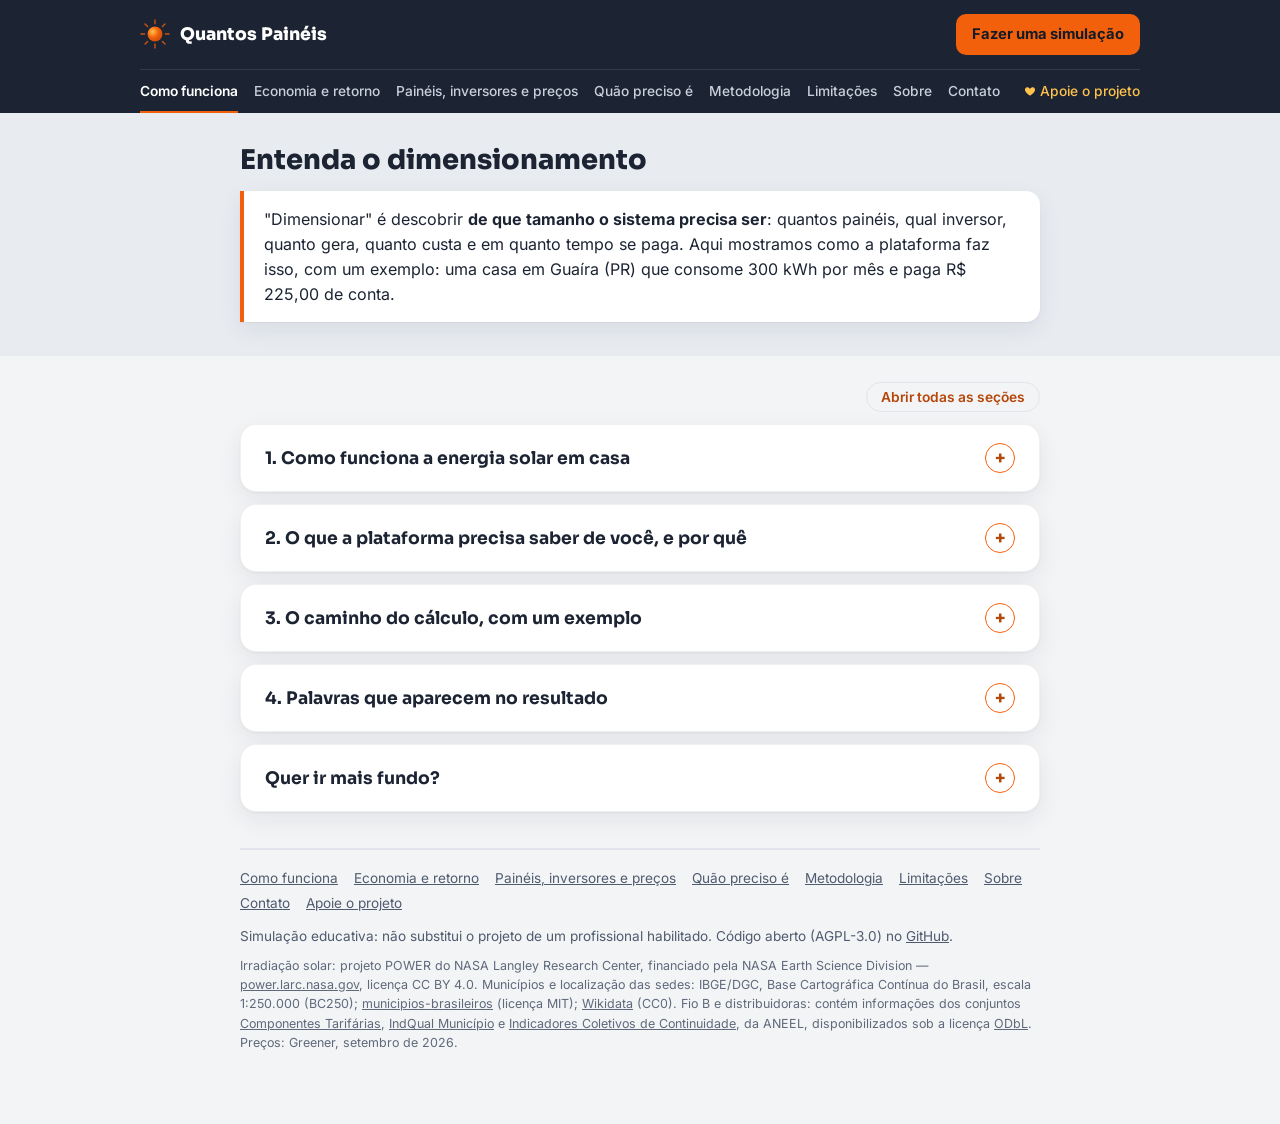
<file: static/entenda.html>
<!DOCTYPE html>
<html lang="pt-br">
<head>
<meta charset="UTF-8">
<meta name="viewport" content="width=device-width, initial-scale=1">
<title>Entenda o dimensionamento — Quantos Painéis</title>
<link rel="stylesheet" href="/static/style.css">
<link rel="stylesheet" href="/static/paginas.css">
<link rel="icon" href="/static/favicon.svg" type="image/svg+xml">
</head>
<body>
<a class="pular-conteudo no-print" href="#conteudo">Pular para o conteúdo</a>
<header class="topo-site no-print">
    <div class="topo-conteudo">
        <a class="topo-marca" href="/"><svg width="30" height="30" viewBox="0 0 64 64" aria-hidden="true" focusable="false"><defs><radialGradient id="solTopoGrad" cx="35%" cy="35%" r="70%"><stop offset="0%" stop-color="#FFC24B"/><stop offset="55%" stop-color="#F2600C"/><stop offset="100%" stop-color="#C94E0A"/></radialGradient></defs><g stroke="#F2600C" stroke-width="3" stroke-linecap="round" opacity="0.8"><line x1="32" y1="2" x2="32" y2="10"/><line x1="32" y1="54" x2="32" y2="62"/><line x1="2" y1="32" x2="10" y2="32"/><line x1="54" y1="32" x2="62" y2="32"/><line x1="10.7" y1="10.7" x2="16.2" y2="16.2"/><line x1="47.8" y1="47.8" x2="53.3" y2="53.3"/><line x1="10.7" y1="53.3" x2="16.2" y2="47.8"/><line x1="47.8" y1="16.2" x2="53.3" y2="10.7"/></g><circle cx="32" cy="32" r="16" fill="url(#solTopoGrad)"/></svg><span>Quantos Painéis</span></a>
        <div class="topo-acoes">
            <details class="topo-menu-celular">
                <summary>Páginas</summary>
                <ul>
                    <li><a href="/entenda" aria-current="page">Como funciona</a></li>
                    <li><a href="/economia">Economia e retorno</a></li>
                    <li><a href="/equipamentos">Painéis, inversores e preços</a></li>
                    <li><a href="/precisao">Quão preciso é</a></li>
                    <li><a href="/metodologia">Metodologia</a></li>
                    <li><a href="/limitacoes">Limitações</a></li>
                    <li><a href="/sobre">Sobre</a></li>
                    <li><a href="/contato">Contato</a></li>
                    <li class="menu-apoie"><a class="link-apoie" href="/apoie"><svg class="icone-apoie" width="12" height="12" viewBox="0 0 24 24" aria-hidden="true" focusable="false"><path fill="currentColor" d="M12 21s-7.5-4.6-9.6-9.2C.9 8.4 3 4.5 6.6 4.5c2.1 0 3.6 1.2 5.4 3.2 1.8-2 3.3-3.2 5.4-3.2 3.6 0 5.7 3.9 4.2 7.3C19.5 16.4 12 21 12 21z"/></svg> Apoie o projeto</a></li>
                </ul>
            </details>
            <a class="btn-simular-topo" href="/"><span class="so-pc">Fazer uma simulação</span><span class="so-cel">Simular</span></a>
        </div>
    </div>
    <nav class="topo-menu" aria-label="Páginas de explicação">
        <ul>
            <li><a href="/entenda" aria-current="page">Como funciona</a></li>
            <li><a href="/economia">Economia e retorno</a></li>
            <li><a href="/equipamentos">Painéis, inversores e preços</a></li>
            <li><a href="/precisao">Quão preciso é</a></li>
            <li><a href="/metodologia">Metodologia</a></li>
            <li><a href="/limitacoes">Limitações</a></li>
            <li><a href="/sobre">Sobre</a></li>
            <li><a href="/contato">Contato</a></li>
            <li class="menu-apoie"><a class="link-apoie" href="/apoie"><svg class="icone-apoie" width="12" height="12" viewBox="0 0 24 24" aria-hidden="true" focusable="false"><path fill="currentColor" d="M12 21s-7.5-4.6-9.6-9.2C.9 8.4 3 4.5 6.6 4.5c2.1 0 3.6 1.2 5.4 3.2 1.8-2 3.3-3.2 5.4-3.2 3.6 0 5.7 3.9 4.2 7.3C19.5 16.4 12 21 12 21z"/></svg> Apoie o projeto</a></li>
        </ul>
    </nav>
</header>
<main id="conteudo">
<div class="faixa-pagina">
<div class="faixa-pagina-conteudo">
<h1 class="pagina-titulo">Entenda o dimensionamento</h1>
<div class="resumo-pagina">
<p>"Dimensionar" é descobrir <strong>de que tamanho o sistema precisa ser</strong>: quantos painéis, qual inversor, quanto gera, quanto custa e em quanto tempo se paga. Aqui mostramos como a plataforma faz isso, com um exemplo: uma casa em Guaíra (PR) que consome 300 kWh por mês e paga R$ 225,00 de conta.</p>
</div>
</div>
</div>
<div class="page-wrap pagina-corpo">
<p class="abrir-todas no-print"><button type="button" class="btn-abrir-todas" aria-pressed="false">Abrir todas as seções</button></p>

<section class="card secao" aria-labelledby="1-como-funciona-a-energia-solar-em-casa">
<details class="secao-sanfona">
    <summary><h2 id="1-como-funciona-a-energia-solar-em-casa"><span class="divider-dot"></span>1. Como funciona a energia solar em casa</h2></summary>
<div class="secao-conteudo">
<figure class="desenho">
<div class="grafico-rolagem">
<svg viewBox="0 0 720 250" role="img" aria-label="Desenho do caminho da energia: o sol ilumina os painéis; os painéis geram corrente contínua; o inversor transforma em corrente alternada; a casa usa a energia; a sobra passa pelo medidor, que conta nos dois sentidos, e vai para a rede da distribuidora, onde vira crédito. À noite, a casa usa energia da rede e o crédito abate a conta.">
  <defs>
    <marker id="seta" viewBox="0 0 10 10" refX="9" refY="5" markerWidth="7" markerHeight="7" orient="auto-start-reverse">
      <path d="M0,0 L10,5 L0,10 z" fill="#C94E0A"/>
    </marker>
  </defs>
  <!-- sol -->
  <g stroke="#F2600C" stroke-width="3" stroke-linecap="round" opacity="0.6">
    <line x1="48" y1="18" x2="48" y2="26"/><line x1="48" y1="94" x2="48" y2="102"/>
    <line x1="6" y1="60" x2="14" y2="60"/><line x1="82" y1="60" x2="90" y2="60"/>
    <line x1="18" y1="30" x2="24" y2="36"/><line x1="72" y1="84" x2="78" y2="90"/>
    <line x1="18" y1="90" x2="24" y2="84"/><line x1="72" y1="36" x2="78" y2="30"/>
  </g>
  <circle cx="48" cy="60" r="22" fill="#FFC24B" stroke="#F2600C" stroke-width="3"/>
  <text x="48" y="128" text-anchor="middle" class="d-rotulo">Sol</text>
  <!-- luz -->
  <line x1="80" y1="60" x2="112" y2="66" stroke="#FFC24B" stroke-width="3" stroke-dasharray="5 4"/>
  <!-- painéis -->
  <g>
    <path d="M124,44 L214,44 L204,96 L114,96 Z" fill="#2B4A7A" stroke="#1C3357" stroke-width="2"/>
    <line x1="154" y1="44" x2="144" y2="96" stroke="#9FB6D9" stroke-width="1.5"/>
    <line x1="184" y1="44" x2="174" y2="96" stroke="#9FB6D9" stroke-width="1.5"/>
    <line x1="119" y1="70" x2="209" y2="70" stroke="#9FB6D9" stroke-width="1.5"/>
  </g>
  <text x="164" y="128" text-anchor="middle" class="d-rotulo">Painéis</text>
  <text x="164" y="146" text-anchor="middle" class="d-nota">geram corrente</text>
  <text x="164" y="161" text-anchor="middle" class="d-nota">contínua</text>
  <line x1="216" y1="70" x2="258" y2="70" stroke="#C94E0A" stroke-width="2.5" marker-end="url(#seta)"/>
  <!-- inversor -->
  <rect x="262" y="44" width="80" height="52" rx="8" fill="#FFFFFF" stroke="#6E655C" stroke-width="2"/>
  <path d="M280,70 q10,-14 20,0 t20,0" fill="none" stroke="#F2600C" stroke-width="3" stroke-linecap="round"/>
  <text x="302" y="128" text-anchor="middle" class="d-rotulo">Inversor</text>
  <text x="302" y="146" text-anchor="middle" class="d-nota">transforma em</text>
  <text x="302" y="161" text-anchor="middle" class="d-nota">corrente alternada</text>
  <line x1="344" y1="70" x2="386" y2="70" stroke="#C94E0A" stroke-width="2.5" marker-end="url(#seta)"/>
  <!-- casa -->
  <path d="M392,72 L430,40 L468,72 L468,100 L392,100 Z" fill="#FFF6E6" stroke="#6E655C" stroke-width="2" stroke-linejoin="round"/>
  <rect x="421" y="78" width="18" height="22" fill="#F0DFC8" stroke="#6E655C" stroke-width="1.5"/>
  <text x="430" y="128" text-anchor="middle" class="d-rotulo">Sua casa</text>
  <text x="430" y="146" text-anchor="middle" class="d-nota">usa a energia</text>
  <text x="430" y="161" text-anchor="middle" class="d-nota">na hora</text>
  <line x1="474" y1="70" x2="514" y2="70" stroke="#C94E0A" stroke-width="2.5" marker-end="url(#seta)" marker-start="url(#seta)"/>
  <!-- medidor -->
  <rect x="518" y="46" width="60" height="48" rx="8" fill="#FFFFFF" stroke="#6E655C" stroke-width="2"/>
  <text x="548" y="75" text-anchor="middle" class="d-medidor">kWh</text>
  <text x="548" y="128" text-anchor="middle" class="d-rotulo">Medidor</text>
  <text x="548" y="146" text-anchor="middle" class="d-nota">conta nos dois</text>
  <text x="548" y="161" text-anchor="middle" class="d-nota">sentidos</text>
  <line x1="580" y1="70" x2="620" y2="70" stroke="#C94E0A" stroke-width="2.5" marker-end="url(#seta)" marker-start="url(#seta)"/>
  <!-- rede -->
  <g stroke="#6E655C" stroke-width="2.5" stroke-linecap="round" fill="none">
    <line x1="660" y1="30" x2="660" y2="102"/>
    <line x1="640" y1="42" x2="680" y2="42"/>
    <line x1="646" y1="56" x2="674" y2="56"/>
    <path d="M626,48 q14,10 14,-6 M680,42 q14,10 30,4"/>
  </g>
  <text x="662" y="128" text-anchor="middle" class="d-rotulo">Rede da</text>
  <text x="662" y="144" text-anchor="middle" class="d-rotulo">distribuidora</text>
  <text x="662" y="161" text-anchor="middle" class="d-nota">a sobra vira crédito</text>
  <!-- legenda de dia / de noite -->
  <rect x="20" y="186" width="680" height="54" rx="10" fill="#FFF6E6"/>
  <circle cx="40" cy="204" r="6" fill="#FFC24B" stroke="#F2600C" stroke-width="2"/>
  <text x="54" y="208" class="d-nota-forte">De dia: a casa usa o que precisa, e a sobra vai para a rede e vira crédito.</text>
  <path d="M44,222 a7,7 0 1,0 0,12 a5,5 0 1,1 0,-12 z" fill="#6E655C"/>
  <text x="54" y="232" class="d-nota-forte">À noite ou em dia nublado: a casa usa energia da rede, e o crédito abate a conta.</text>
</svg>
</div>
</figure>

<p>O sistema que a plataforma calcula é o <strong>ligado à rede</strong> (também chamado de <em>on-grid</em>). Ele funciona assim:</p>
<ol>
<li><strong>Os painéis</strong> transformam a luz do sol em eletricidade. Essa eletricidade sai em <strong>corrente contínua</strong>, que os aparelhos da casa não usam.</li>
<li><strong>O inversor</strong> transforma a corrente contínua em <strong>corrente alternada</strong>, a mesma da tomada.</li>
<li><strong>A casa usa</strong> essa energia na hora.</li>
<li><strong>O que sobra vai para a rede</strong> da distribuidora, passando por um <strong>medidor que conta nos dois sentidos</strong>: o que entra na casa e o que sai dela. A energia que sai vira <strong>crédito</strong>.</li>
<li><strong>À noite, ou em dia nublado,</strong> a casa usa energia da rede normalmente, e os créditos abatem esse consumo na conta.</li>
</ol>
<p>Esse sistema <strong>não tem baterias</strong>. A rede faz o papel de "guardar" a energia.</p>
<p><strong>E se faltar luz na rua?</strong> O sistema <strong>desliga sozinho</strong> e só volta com a rede. É uma proteção obrigatória, para ninguém levar choque consertando a rede. Por isso, <strong>painel solar sem bateria não garante luz no apagão</strong>.</p>
</div>
</details>
</section>

<section class="card secao" aria-labelledby="2-o-que-a-plataforma-precisa-saber-de-vo">
<details class="secao-sanfona">
    <summary><h2 id="2-o-que-a-plataforma-precisa-saber-de-vo"><span class="divider-dot"></span>2. O que a plataforma precisa saber de você, e por quê</h2></summary>
<div class="secao-conteudo">
<p>A plataforma pede o mínimo possível. Cada dado tem uma função:</p>
<div class="tabela-wrap"><table class="tabela-geracao">
<thead>
<tr>
<th scope="col">O que pedimos</th>
<th scope="col">Para que serve</th>
</tr>
</thead>
<tbody>
<tr>
<th scope="row"><strong>Consumo médio por mês (kWh)</strong></th>
<td>Define o tamanho do sistema. É o dado mais importante.</td>
</tr>
<tr>
<th scope="row"><strong>Os 12 meses do histórico</strong> (opcional)</th>
<td>Deixa o resultado mais preciso, porque o consumo muda de um mês para outro.</td>
</tr>
<tr>
<th scope="row"><strong>Valor (R$) e consumo (kWh) de uma mesma conta</strong></th>
<td>Dão a sua <strong>tarifa</strong>: quanto você paga por kWh, já com impostos e bandeira. A economia é calculada com ela.</td>
</tr>
<tr>
<th scope="row"><strong>Cidade</strong></th>
<td>Dá a quantidade de sol do lugar e a distribuidora do município (é ela que define a taxa pelo uso da rede).</td>
</tr>
<tr>
<th scope="row"><strong>Distribuidora</strong> (só quando o município tem mais de uma)</th>
<td>Cada uma cobra um valor diferente pelo uso da rede. Se você não souber, a plataforma usa a que dá a menor economia.</td>
</tr>
<tr>
<th scope="row"><strong>Tipo de ligação</strong> (opcional)</th>
<td>Define o valor mínimo da conta: 30, 50 ou 100 kWh. Se você não souber, a plataforma considera bifásica e avisa.</td>
</tr>
<tr>
<th scope="row"><strong>Cobranças da conta que não são energia</strong> (opcional)</th>
<td>Iluminação pública, taxa de lixo, multa, juros: saem do valor da conta antes do cálculo da tarifa. Em branco, a economia sai otimista, e a tela avisa.</td>
</tr>
<tr>
<th scope="row"><strong>Horário em que a casa mais usa energia</strong> (opcional)</th>
<td>Muda só a economia: o que se usa enquanto há sol economiza a tarifa inteira. O número de painéis não muda.</td>
</tr>
<tr>
<th scope="row"><strong>Área livre do telhado</strong> (opcional)</th>
<td>Só confere se os painéis cabem.</td>
</tr>
</tbody>
</table></div>
<p>Não pedimos nome, e-mail, endereço nem cadastro.</p>
</div>
</details>
</section>

<section class="card secao" aria-labelledby="3-o-caminho-do-calculo-com-um-exemplo">
<details class="secao-sanfona">
    <summary><h2 id="3-o-caminho-do-calculo-com-um-exemplo"><span class="divider-dot"></span>3. O caminho do cálculo, com um exemplo</h2></summary>
<div class="secao-conteudo">
<ol class="passos-calculo" aria-label="As sete etapas do cálculo">
    <li><span class="passo-num">1</span>Quanto da conta dá para abater</li>
    <li><span class="passo-num">2</span>Quanto sol a cidade recebe</li>
    <li><span class="passo-num">3</span>As perdas</li>
    <li><span class="passo-num">4</span>Quantos painéis</li>
    <li><span class="passo-num">5</span>Qual inversor</li>
    <li><span class="passo-num">6</span>Verificação elétrica</li>
    <li><span class="passo-num">7</span>Geração, economia e retorno</li>
</ol>

<p><strong>O exemplo:</strong> uma casa em Guaíra (PR) que consome <strong>300 kWh por mês</strong>, com ligação bifásica e uma conta de R$ 225,00.</p>
<h3>Passo 1 — Quanto da conta dá para abater</h3>
<p>Toda conta tem um <strong>valor mínimo</strong>, e quem tem painéis ainda paga a <strong>taxa pelo uso da rede</strong> sobre a energia que vai para a rede e volta como crédito (veja <a href="/economia"><strong>Economia e retorno</strong></a>). A plataforma só dimensiona para o consumo que ainda dá economia: painel a mais não ajuda, porque crédito que sobra não vira dinheiro.</p>
<ul>
<li><strong>Em Guaíra</strong>, a taxa sobre os 300 kWh (R$ 38,62) já passa do mínimo (R$ 37,50). Então vale cobrir <strong>os 300 kWh inteiros</strong>: 3.600 kWh por ano.</li>
<li><strong>Numa casa que consome pouco</strong>, o mínimo pesa. Em Campinas (SP), com 180 kWh por mês, o sistema cobre cerca de 155 kWh por mês, e não os 180.</li>
</ul>
<h3>Passo 2 — Quanto sol a cidade recebe</h3>
<p>A plataforma usa a média de sol de cada mês da sua cidade, estimada por satélite pela <strong>NASA</strong> de 2001 a 2025, em <strong>horas de sol pleno (HSP)</strong>: é como se o sol do dia viesse todo em algumas horas de sol forte (1.000 W por m²).</p>
<ul>
<li><strong>Em Guaíra:</strong> <strong>4,94 horas de sol pleno por dia</strong> na média do ano, de 6,5 horas em janeiro a 3,0 em junho.</li>
</ul>
<h3>Passo 3 — As perdas</h3>
<p>Parte da energia se perde com o <strong>calor</strong> (painel quente rende menos), nos <strong>cabos</strong>, no <strong>inversor</strong> e com a <strong>sujeira</strong>. A plataforma considera que <strong>80%</strong> chegam à casa, o valor mais alto da faixa de 70% a 80% do manual de engenharia do CEPEL-CRESESB. Esse número é a <strong>taxa de desempenho</strong>.</p>
<h3>Passo 4 — Quantos painéis</h3>
<p>Agora é uma divisão:</p>
<ul>
<li><strong>Energia por dia:</strong> 3.600 kWh ÷ 365 dias = <strong>9,9 kWh por dia</strong>.</li>
<li><strong>Potência necessária:</strong> 9,9 ÷ (4,94 horas de sol × 80%) = <strong>2,5 kWp</strong>, a potência dos painéis somada.</li>
<li><strong>Número de painéis:</strong> cada painel do exemplo tem 600 Wp (0,6 kWp): 2,5 ÷ 0,6 = 4,2 painéis. Como não existe pedaço de painel, a conta é <strong>arredondada para cima: 5 painéis</strong>, que somam <strong>3,0 kWp</strong>.</li>
</ul>
<p>Arredondar para cima faz o sistema gerar um pouco mais do que a conta consegue abater: em Guaíra, 723 kWh por ano a mais (20,1%). Essa sobra serve de folga para quando o sistema gerar menos que o previsto (veja <a href="/precisao"><strong>Quão preciso é</strong></a>).</p>
<h3>Passo 5 — Qual inversor</h3>
<p>O inversor pode ser um pouco <strong>menor</strong> que os painéis: eles quase nunca chegam à potência máxima (painel quente rende menos), e um inversor menor custa menos e quase não perde energia. O manual do CEPEL-CRESESB indica um inversor com pelo menos <strong>75% a 85%</strong> da potência dos painéis, e não mais que <strong>105%</strong>. A plataforma usa pelo menos <strong>80%</strong>.</p>
<ul>
<li><strong>Em Guaíra:</strong> 80% de 3,0 kWp = 2,4 kW. O menor inversor do catálogo que atende é o de <strong>2,5 kW</strong>.</li>
</ul>
<h3>Passo 6 — A verificação elétrica</h3>
<p>Os painéis e o inversor também precisam <strong>funcionar bem juntos</strong> e <strong>com segurança</strong>. Os painéis ficam ligados em fila (em série), e as tensões se somam. A plataforma confere quatro coisas, no frio e no calor:</p>
<ul>
<li><strong>no frio, a tensão sobe</strong>, e não pode passar do limite do inversor, para não danificá-lo;</li>
<li><strong>no calor, a tensão cai</strong>, e não pode ficar abaixo da faixa em que o inversor trabalha bem;</li>
<li><strong>a corrente dos painéis</strong> tem de caber na entrada do inversor, com duas verificações: uma de segurança e outra de desempenho.</li>
</ul>
<p><strong>Em Guaíra:</strong> a fila de 5 painéis chega a 281 V no frio (o limite do inversor é 550 V) e fica em 187 V no calor, acima do mínimo do inversor. Passou nas quatro verificações.</p>
<p>Se o painel não passar, a plataforma testa outro. Por isso <strong>é ela que escolhe o painel</strong>: um painel recusado não deveria ser oferecido como opção. Veja <a href="/equipamentos"><strong>Painéis, inversores e preços</strong></a>.</p>
<h3>Passo 7 — Geração, economia e retorno</h3>
<ul>
<li><strong>Geração:</strong> potência × horas de sol de cada mês × 80% × dias do mês. <strong>Em Guaíra: 4.323 kWh por ano</strong>, mais no verão e menos no inverno.</li>
<li><strong>Economia:</strong> cada kWh abatido economiza a tarifa menos a taxa pelo uso da rede. <strong>Em Guaíra: R$ 186,38 por mês</strong> em 2026, e a conta cai de R$ 225,00 para R$ 38,62.</li>
<li><strong>Preço:</strong> a média do mercado para um sistema de 3,0 kWp, pelo estudo da Greener (setembro de 2026): <strong>R$ 9.795,00</strong>.</li>
<li><strong>Tempo de retorno:</strong> a plataforma soma a economia mês a mês, menos a manutenção, até chegar ao preço do sistema. A economia diminui um pouco até 2029, porque a taxa pelo uso da rede sobe a cada ano. <strong>Em Guaíra, o sistema se paga em 62 meses</strong>, cerca de 5 anos (em 2032).</li>
<li><strong>Os 25 anos:</strong> quanto a economia soma em 25 anos e a comparação com a poupança estão em <a href="/economia"><strong>Economia e retorno</strong></a>.</li>
</ul>
<p><em>O exemplo usa uma tarifa de teste (R$ 0,75 por kWh) e uma simulação de novembro de 2026. Com outra casa e outra tarifa, o resultado muda.</em></p>
</div>
</details>
</section>

<section class="card secao" aria-labelledby="4-palavras-que-aparecem-no-resultado">
<details class="secao-sanfona">
    <summary><h2 id="4-palavras-que-aparecem-no-resultado"><span class="divider-dot"></span>4. Palavras que aparecem no resultado</h2></summary>
<div class="secao-conteudo">
<div class="tabela-wrap"><table class="tabela-geracao">
<thead>
<tr>
<th scope="col">Palavra</th>
<th scope="col">O que quer dizer</th>
</tr>
</thead>
<tbody>
<tr>
<th scope="row"><strong>kWh</strong> (quilowatt-hora)</th>
<td>A quantidade de energia. É a unidade da sua conta de luz.</td>
</tr>
<tr>
<th scope="row"><strong>kWp</strong> (quilowatt-pico)</th>
<td>A potência dos painéis somada, medida no sol forte de laboratório.</td>
</tr>
<tr>
<th scope="row"><strong>Wp</strong> (watt-pico)</th>
<td>A mesma coisa, para um painel só: 600 Wp = 0,6 kWp.</td>
</tr>
<tr>
<th scope="row"><strong>Horas de sol pleno (HSP)</strong></th>
<td>Quanto sol a cidade recebe por dia, contado como horas de sol forte.</td>
</tr>
<tr>
<th scope="row"><strong>Taxa de desempenho</strong></th>
<td>A parte da energia do sol que chega à tomada depois das perdas. A plataforma usa 80%.</td>
</tr>
<tr>
<th scope="row"><strong>Inversor</strong></th>
<td>O aparelho que transforma a energia dos painéis na energia da tomada.</td>
</tr>
<tr>
<th scope="row"><strong>Crédito</strong></th>
<td>A energia que sobra e vai para a rede. Ela abate a conta depois e vale por 60 meses.</td>
</tr>
<tr>
<th scope="row"><strong>Valor mínimo da conta</strong> (custo de disponibilidade)</th>
<td>O que se paga mesmo com painéis: o equivalente a 30, 50 ou 100 kWh, conforme a ligação.</td>
</tr>
<tr>
<th scope="row"><strong>Taxa pelo uso da rede</strong> (Fio B)</th>
<td>A parte da tarifa que paga a rede da distribuidora. Quem tem painéis continua pagando uma parte dela sobre a energia que vai para a rede e volta como crédito.</td>
</tr>
<tr>
<th scope="row"><strong>Tempo de retorno (payback)</strong></th>
<td>Quanto tempo a economia, menos a manutenção, leva para pagar o sistema.</td>
</tr>
<tr>
<th scope="row"><strong>Ligado à rede (<em>on-grid</em>)</strong></th>
<td>O sistema sem baterias, que usa a rede da distribuidora para "guardar" a sobra.</td>
</tr>
</tbody>
</table></div>
</div>
</details>
</section>

<section class="card secao" aria-labelledby="quer-ir-mais-fundo">
<details class="secao-sanfona">
    <summary><h2 id="quer-ir-mais-fundo"><span class="divider-dot"></span>Quer ir mais fundo?</h2></summary>
<div class="secao-conteudo">
<ul>
<li><a href="/economia"><strong>Economia e retorno</strong></a>: por que a conta não zera, os 25 anos e a comparação com a poupança.</li>
<li><a href="/equipamentos"><strong>Painéis, inversores e preços</strong></a>: as marcas, os preços e por que o seu projeto pode usar outras.</li>
<li><a href="/precisao"><strong>Quão preciso é</strong></a>: a comparação com um programa profissional.</li>
<li><a href="/metodologia"><strong>Metodologia</strong></a>: todas as contas, com as fontes.</li>
<li><a href="/limitacoes"><strong>Limitações</strong></a>: o que a plataforma não considera.</li>
</ul>
</div>
</details>
</section>
</div>
</main>
<div class="page-wrap rodape-wrap">
<footer class="rodape-paginas">
    <ul>
        <li><a href="/entenda">Como funciona</a></li>
        <li><a href="/economia">Economia e retorno</a></li>
        <li><a href="/equipamentos">Painéis, inversores e preços</a></li>
        <li><a href="/precisao">Quão preciso é</a></li>
        <li><a href="/metodologia">Metodologia</a></li>
        <li><a href="/limitacoes">Limitações</a></li>
        <li><a href="/sobre">Sobre</a></li>
        <li><a href="/contato">Contato</a></li>
        <li><a href="/apoie">Apoie o projeto</a></li>
    </ul>
    <p>Simulação educativa: não substitui o projeto de um profissional habilitado. Código aberto (AGPL-3.0) no <a href="https://github.com/gandalfa1/quantos-paineis" target="_blank" rel="noopener">GitHub</a>.</p>
    <p class="rodape-creditos">Irradiação solar: projeto POWER do NASA Langley Research Center, financiado pela NASA Earth Science Division — <a href="https://power.larc.nasa.gov/" target="_blank" rel="noopener">power.larc.nasa.gov</a>, licença CC BY 4.0. Municípios e localização das sedes: IBGE/DGC, Base Cartográfica Contínua do Brasil, escala 1:250.000 (BC250); <a href="https://github.com/kelvins/municipios-brasileiros" target="_blank" rel="noopener">municipios-brasileiros</a> (licença MIT); <a href="https://www.wikidata.org/" target="_blank" rel="noopener">Wikidata</a> (CC0). Fio B e distribuidoras: contém informações dos conjuntos <a href="https://dadosabertos.aneel.gov.br/dataset/componentes-tarifarias" target="_blank" rel="noopener">Componentes Tarifárias</a>, <a href="https://dadosabertos.aneel.gov.br/dataset/indqual-municipio" target="_blank" rel="noopener">IndQual Município</a> e <a href="https://dadosabertos.aneel.gov.br/dataset/indicadores-coletivos-de-continuidade-dec-e-fec" target="_blank" rel="noopener">Indicadores Coletivos de Continuidade</a>, da ANEEL, disponibilizados sob a licença <a href="https://opendatacommons.org/licenses/odbl/1-0/" target="_blank" rel="noopener">ODbL</a>. Preços: Greener, setembro de 2026.</p>
</footer>
</div>
<script>
(function () {
    var secoes = document.querySelectorAll("details.secao-sanfona");
    function abrirAlvo() {
        if (!location.hash) { return; }
        var alvo = document.getElementById(decodeURIComponent(location.hash.slice(1)));
        if (!alvo) { return; }
        var d = alvo.closest("details.secao-sanfona");
        if (d && !d.open) { d.open = true; }
        alvo.scrollIntoView();
    }
    window.addEventListener("hashchange", abrirAlvo);
    abrirAlvo();
    var botao = document.querySelector(".btn-abrir-todas");
    function todasAbertas() { return Array.prototype.every.call(secoes, function (d) { return d.open; }); }
    function atualizarBotao() {
        if (!botao) { return; }
        var abertas = todasAbertas();
        botao.textContent = abertas ? "Fechar todas as seções" : "Abrir todas as seções";
        botao.setAttribute("aria-pressed", abertas ? "true" : "false");
    }
    if (botao) {
        botao.addEventListener("click", function () {
            var abrir = !todasAbertas();
            secoes.forEach(function (d) { d.open = abrir; });
            atualizarBotao();
        });
        secoes.forEach(function (d) { d.addEventListener("toggle", atualizarBotao); });
    }
    window.addEventListener("beforeprint", function () {
        secoes.forEach(function (d) { if (!d.open) { d.open = true; d.dataset.abertaParaImprimir = "sim"; } });
    });
    window.addEventListener("afterprint", function () {
        document.querySelectorAll("details[data-aberta-para-imprimir]").forEach(function (d) {
            d.open = false; delete d.dataset.abertaParaImprimir;
        });
        atualizarBotao();
    });
})();
</script>
<script src="/static/tabelas.js" defer></script>
</body>
</html>
</file>
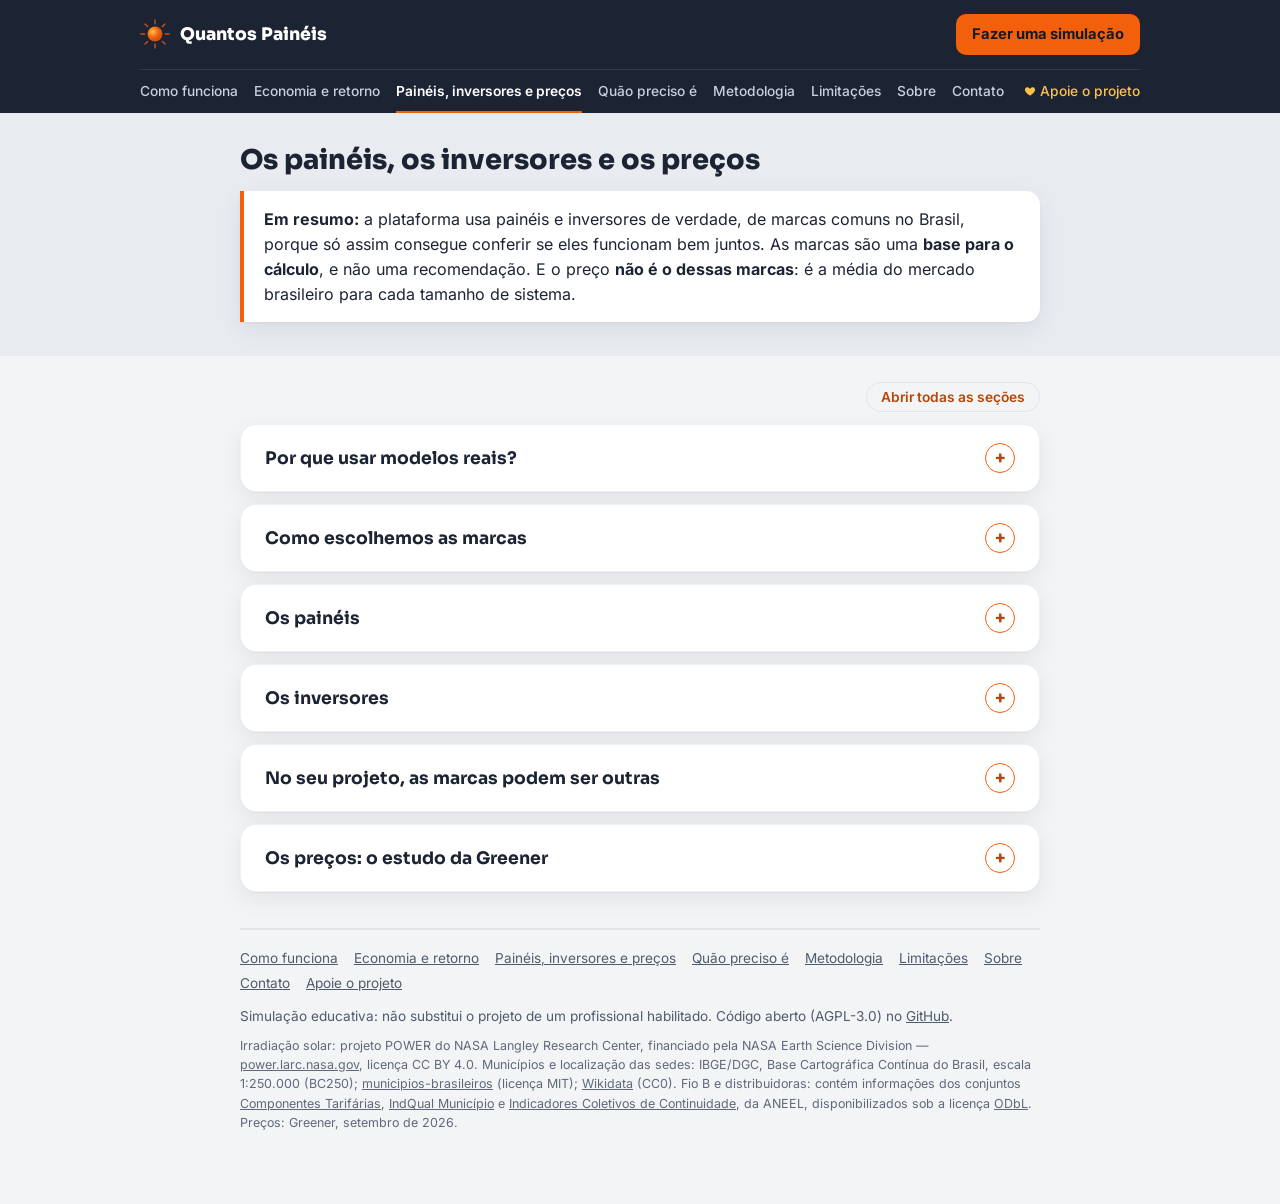
<file: static/equipamentos.html>
<!DOCTYPE html>
<html lang="pt-br">
<head>
<meta charset="UTF-8">
<meta name="viewport" content="width=device-width, initial-scale=1">
<title>Os painéis, os inversores e os preços — Quantos Painéis</title>
<link rel="stylesheet" href="/static/style.css">
<link rel="stylesheet" href="/static/paginas.css">
<link rel="icon" href="/static/favicon.svg" type="image/svg+xml">
</head>
<body>
<a class="pular-conteudo no-print" href="#conteudo">Pular para o conteúdo</a>
<header class="topo-site no-print">
    <div class="topo-conteudo">
        <a class="topo-marca" href="/"><svg width="30" height="30" viewBox="0 0 64 64" aria-hidden="true" focusable="false"><defs><radialGradient id="solTopoGrad" cx="35%" cy="35%" r="70%"><stop offset="0%" stop-color="#FFC24B"/><stop offset="55%" stop-color="#F2600C"/><stop offset="100%" stop-color="#C94E0A"/></radialGradient></defs><g stroke="#F2600C" stroke-width="3" stroke-linecap="round" opacity="0.8"><line x1="32" y1="2" x2="32" y2="10"/><line x1="32" y1="54" x2="32" y2="62"/><line x1="2" y1="32" x2="10" y2="32"/><line x1="54" y1="32" x2="62" y2="32"/><line x1="10.7" y1="10.7" x2="16.2" y2="16.2"/><line x1="47.8" y1="47.8" x2="53.3" y2="53.3"/><line x1="10.7" y1="53.3" x2="16.2" y2="47.8"/><line x1="47.8" y1="16.2" x2="53.3" y2="10.7"/></g><circle cx="32" cy="32" r="16" fill="url(#solTopoGrad)"/></svg><span>Quantos Painéis</span></a>
        <div class="topo-acoes">
            <details class="topo-menu-celular">
                <summary>Páginas</summary>
                <ul>
                    <li><a href="/entenda">Como funciona</a></li>
                    <li><a href="/economia">Economia e retorno</a></li>
                    <li><a href="/equipamentos" aria-current="page">Painéis, inversores e preços</a></li>
                    <li><a href="/precisao">Quão preciso é</a></li>
                    <li><a href="/metodologia">Metodologia</a></li>
                    <li><a href="/limitacoes">Limitações</a></li>
                    <li><a href="/sobre">Sobre</a></li>
                    <li><a href="/contato">Contato</a></li>
                    <li class="menu-apoie"><a class="link-apoie" href="/apoie"><svg class="icone-apoie" width="12" height="12" viewBox="0 0 24 24" aria-hidden="true" focusable="false"><path fill="currentColor" d="M12 21s-7.5-4.6-9.6-9.2C.9 8.4 3 4.5 6.6 4.5c2.1 0 3.6 1.2 5.4 3.2 1.8-2 3.3-3.2 5.4-3.2 3.6 0 5.7 3.9 4.2 7.3C19.5 16.4 12 21 12 21z"/></svg> Apoie o projeto</a></li>
                </ul>
            </details>
            <a class="btn-simular-topo" href="/"><span class="so-pc">Fazer uma simulação</span><span class="so-cel">Simular</span></a>
        </div>
    </div>
    <nav class="topo-menu" aria-label="Páginas de explicação">
        <ul>
            <li><a href="/entenda">Como funciona</a></li>
            <li><a href="/economia">Economia e retorno</a></li>
            <li><a href="/equipamentos" aria-current="page">Painéis, inversores e preços</a></li>
            <li><a href="/precisao">Quão preciso é</a></li>
            <li><a href="/metodologia">Metodologia</a></li>
            <li><a href="/limitacoes">Limitações</a></li>
            <li><a href="/sobre">Sobre</a></li>
            <li><a href="/contato">Contato</a></li>
            <li class="menu-apoie"><a class="link-apoie" href="/apoie"><svg class="icone-apoie" width="12" height="12" viewBox="0 0 24 24" aria-hidden="true" focusable="false"><path fill="currentColor" d="M12 21s-7.5-4.6-9.6-9.2C.9 8.4 3 4.5 6.6 4.5c2.1 0 3.6 1.2 5.4 3.2 1.8-2 3.3-3.2 5.4-3.2 3.6 0 5.7 3.9 4.2 7.3C19.5 16.4 12 21 12 21z"/></svg> Apoie o projeto</a></li>
        </ul>
    </nav>
</header>
<main id="conteudo">
<div class="faixa-pagina">
<div class="faixa-pagina-conteudo">
<h1 class="pagina-titulo">Os painéis, os inversores e os preços</h1>
<div class="resumo-pagina">
<p><strong>Em resumo:</strong> a plataforma usa painéis e inversores de verdade, de marcas comuns no Brasil, porque só assim consegue conferir se eles funcionam bem juntos. As marcas são uma <strong>base para o cálculo</strong>, e não uma recomendação. E o preço <strong>não é o dessas marcas</strong>: é a média do mercado brasileiro para cada tamanho de sistema.</p>
</div>
</div>
</div>
<div class="page-wrap pagina-corpo">
<p class="abrir-todas no-print"><button type="button" class="btn-abrir-todas" aria-pressed="false">Abrir todas as seções</button></p>

<section class="card secao" aria-labelledby="por-que-usar-modelos-reais">
<details class="secao-sanfona">
    <summary><h2 id="por-que-usar-modelos-reais"><span class="divider-dot"></span>Por que usar modelos reais?</h2></summary>
<div class="secao-conteudo">
<p>Porque cada painel e cada inversor tem limites de tensão e de corrente, que mudam de um modelo para outro: um painel que funciona bem com um inversor pode ser recusado por outro. Para conferir isso, a plataforma usa os números da <strong>folha de dados</strong> que o fabricante publica. Um painel "genérico" não tem folha de dados, então não daria para conferi-lo.</p>
</div>
</details>
</section>

<section class="card secao" aria-labelledby="como-escolhemos-as-marcas">
<details class="secao-sanfona">
    <summary><h2 id="como-escolhemos-as-marcas"><span class="divider-dot"></span>Como escolhemos as marcas</h2></summary>
<div class="secao-conteudo">
<p>Todas as marcas atendem a três critérios:</p>
<ol>
<li>
<p><strong>Estar entre as mais presentes no mercado brasileiro</strong>, segundo o estudo da Greener de março de 2026, uma pesquisa com milhares de empresas instaladoras:</p>
<ul>
<li><strong>Painéis:</strong> Jinko Solar, Trina Solar, Risen e Astronergy estão entre os <strong>dez fabricantes que mais venderam painéis para o Brasil em 2025</strong> e entre as marcas mais lembradas pelos instaladores.</li>
<li><strong>Inversores:</strong> Deye, Growatt, Solis, Huawei e Solplanet estão entre as marcas mais lembradas pelos instaladores. O estudo não mede as vendas de inversores por marca.</li>
<li><strong>Um aviso do próprio estudo:</strong> a lista das mais lembradas não indica participação no mercado, preferência nem confiabilidade. Usamos esse dado só para ficar perto do que o mercado usa.</li>
</ul>
</li>
<li>
<p><strong>Ter folha de dados no site do próprio fabricante</strong>, com todos os limites de que a verificação elétrica precisa. A DAH Solar, também bem colocada no estudo, ficou de fora por isso.</p>
</li>
<li><strong>Ter registro ativo no Inmetro</strong>, obrigatório para painéis e inversores no Brasil (Portaria nº 140/2022). Conferimos todos os modelos nos dados abertos do Inmetro em novembro de 2026.</li>
</ol>
<p><strong>Por que o resultado começa com Jinko, Trina, Growatt e Deye?</strong> São as marcas com que a plataforma foi testada (veja <a href="/precisao"><strong>Quão preciso é o resultado?</strong></a>). As outras aparecem nos botões “Ver com outras placas” e “Ver outros inversores que servem”.</p>
</div>
</details>
</section>

<section class="card secao" aria-labelledby="os-paineis">
<details class="secao-sanfona">
    <summary><h2 id="os-paineis"><span class="divider-dot"></span>Os painéis</h2></summary>
<div class="secao-conteudo">
<div class="tabela-wrap"><table class="tabela-geracao">
<thead>
<tr>
<th scope="col">Painel</th>
<th scope="col">Potência</th>
<th scope="col">Tamanho da célula</th>
<th scope="col">Corrente</th>
</tr>
</thead>
<tbody>
<tr>
<th scope="row">Jinko Solar Tiger Neo JKM600N-72HL4-V</th>
<td>600 Wp</td>
<td>182 mm</td>
<td>menor</td>
</tr>
<tr>
<th scope="row">Trina Solar Vertex TSM-DE19</th>
<td>550 Wp</td>
<td>210 mm</td>
<td>maior</td>
</tr>
<tr>
<th scope="row">Trina Solar Vertex TSM-DE21</th>
<td>670 Wp</td>
<td>210 mm</td>
<td>maior</td>
</tr>
<tr>
<th scope="row">Astronergy ASTRO N5 CHSM72N(DG)/F-HC</th>
<td>595 Wp</td>
<td>182 mm</td>
<td>menor</td>
</tr>
<tr>
<th scope="row">Risen RSM132-11-625BNDG (bifacial)</th>
<td>625 Wp</td>
<td>retangular</td>
<td>maior</td>
</tr>
<tr>
<th scope="row">Astronergy ASTRO N7 CHSM66RN(DG)/F-BH (bifacial)</th>
<td>640 Wp</td>
<td>retangular</td>
<td>maior</td>
</tr>
</tbody>
</table></div>
<p><strong>Qual painel a plataforma escolhe?</strong> Ela testa os três primeiros da tabela (Jinko e Trina) e fica com o de <strong>menor corrente</strong> entre os aprovados, porque ele deixa mais folga nos limites do inversor. Nos cinco casos de validação, o escolhido foi o Jinko de 600 Wp. Os Trina, de célula de 210 mm, têm corrente maior e foram recusados nos quatro casos menores.</p>
<p>Os seis aparecem no botão “Ver com outras placas”, que refaz a conta com cada um. Quando um painel não serve para o tamanho do sistema, ele aparece sem o botão “Simular”, com o motivo.</p>
<p><strong>Placas bifaciais.</strong> A Risen e a Astronergy de 640 Wp também geram pelo verso. A conta usa só a frente, porque o ganho do verso depende do telhado; a verificação elétrica usa a corrente com o verso recebendo luz, que é maior.</p>
</div>
</details>
</section>

<section class="card secao" aria-labelledby="os-inversores">
<details class="secao-sanfona">
    <summary><h2 id="os-inversores"><span class="divider-dot"></span>Os inversores</h2></summary>
<div class="secao-conteudo">
<div class="tabela-wrap"><table class="tabela-geracao">
<thead>
<tr>
<th scope="col">Família</th>
<th scope="col">Potências no catálogo</th>
<th scope="col">Corrente de entrada</th>
</tr>
</thead>
<tbody>
<tr>
<th scope="row">Growatt MIC</th>
<td>1,0; 1,5; 2,0; 2,5 e 3,0 kW</td>
<td>baixa</td>
</tr>
<tr>
<th scope="row">Growatt MIN</th>
<td>4,2; 5,0; 6,0; 7,0; 7,5; 8,0; 9,0 e 10 kW</td>
<td>baixa</td>
</tr>
<tr>
<th scope="row">Deye SUN-G05</th>
<td>4,2; 5,0; 6,0; 7,0 e 7,5 kW</td>
<td>alta</td>
</tr>
<tr>
<th scope="row">Deye SUN-G02-LV (trifásico, rede de 127/220 V)</th>
<td>12 kW</td>
<td>alta</td>
</tr>
<tr>
<th scope="row">Growatt MID XL2 (trifásico, rede de 127/220 V)</th>
<td>15, 20 e 25 kW</td>
<td>alta</td>
</tr>
<tr>
<th scope="row">Growatt MOD X2 e MID X2 (trifásicos, rede de 220/380 V)</th>
<td>12, 15, 20 e 25 kW</td>
<td>alta</td>
</tr>
<tr>
<th scope="row">Solis, Huawei e Solplanet (só nas listas do resultado)</th>
<td>2,0; 3,0; 5,0; 6,0; 7,0; 7,5; 8,0; 9,0 e 10 kW; trifásicos de 12, 15, 20 e 25 kW</td>
<td>baixa e alta</td>
</tr>
</tbody>
</table></div>
<p><strong>Por que duas famílias até 10 kW?</strong> Por causa da corrente: a Growatt atende os painéis de corrente menor, e a Deye, os de corrente maior (célula de 210 mm). Em cada potência, a plataforma tenta primeiro a Growatt e depois a Deye.</p>
<p><strong>E as outras marcas?</strong> O resultado lista os modelos Solis, Huawei e Solplanet que também servem, com os mesmos painéis: da mesma potência ou, em “Um pouco maiores”, da potência seguinte, quando a marca não tem a mesma. A marca não muda nenhum número, porque o preço é a média do mercado. Até 10 kW, se o painel não serve em nenhum Growatt ou Deye, a plataforma usa uma dessas marcas, na ordem Solis, Huawei, Solplanet.</p>
<p id="sem-modelo"><strong>Por que às vezes aparece “sem modelo”?</strong> Só entram modelos com registro ativo no Inmetro, com folha de dados no site do fabricante e com a potência de inversor calculada ou a seguinte (esta, só se não ficar mais de 5% acima da potência dos painéis). Quando a marca não tem nenhum modelo assim, ela aparece como “sem modelo”. Isso não diz nada sobre a qualidade da marca.</p>
<p><strong>E acima de 10 kW?</strong> O inversor passa a ser trifásico, e a casa precisa de ligação trifásica. Há dois tipos de rede trifásica no Brasil (127/220 V e 220/380 V): a plataforma mostra um modelo de cada, com o da rede da sua cidade em primeiro, e só aprova os painéis que servem nos dois. Acima de 25 kW, o sistema sai do porte residencial, e a plataforma não dimensiona.</p>
<p><strong>E a potência do inversor?</strong> A plataforma calcula: é o menor modelo do catálogo com pelo menos 80% da potência dos painéis. Mais na página <a href="/metodologia"><strong>Metodologia</strong></a>.</p>
</div>
</details>
</section>

<section class="card secao" aria-labelledby="no-seu-projeto-as-marcas-podem-ser-outra">
<details class="secao-sanfona">
    <summary><h2 id="no-seu-projeto-as-marcas-podem-ser-outra"><span class="divider-dot"></span>No seu projeto, as marcas podem ser outras</h2></summary>
<div class="secao-conteudo">
<p>As marcas da plataforma são uma <strong>base para o cálculo, e não uma recomendação de compra</strong>. Num projeto de verdade, o profissional escolhe os equipamentos conforme o seu telhado, o que há na sua região, o preço do momento e a experiência dele. <strong>É normal que as marcas mudem</strong>: outros painéis e inversores podem servir tão bem quanto estes, desde que o projeto respeite os limites elétricos do conjunto.</p>
<p>Para comparar orçamentos, olhe a <strong>potência total dos painéis (kWp)</strong>. Ela pode variar um pouco com a potência de cada painel, porque o número de painéis é arredondado para cima. A potência do inversor segue os degraus de cada marca, que são um pouco diferentes.</p>
</div>
</details>
</section>

<section class="card secao" aria-labelledby="os-precos-o-estudo-da-greener">
<details class="secao-sanfona">
    <summary><h2 id="os-precos-o-estudo-da-greener"><span class="divider-dot"></span>Os preços: o estudo da Greener</h2></summary>
<div class="secao-conteudo">
<p>O preço vem do <strong>Estudo Estratégico</strong> da Greener do 1º semestre de 2026, publicado em setembro de 2026, com os preços de <strong>junho de 2026</strong>.</p>
<p><strong>Como a Greener chega a esses preços:</strong></p>
<ul>
<li><strong>Sistema instalado</strong> (equipamentos + instalação): média informada por empresas instaladoras de todas as regiões do país (434 respostas validadas, entre julho e agosto de 2026).</li>
<li><strong>Kit</strong> (só os equipamentos: painéis, inversor, estrutura, proteções e cabos): levantamento de preços com os distribuidores.</li>
<li><strong>Instalação:</strong> a diferença entre os dois.</li>
</ul>
<p><strong>Os preços médios de junho de 2026, por watt-pico (Wp):</strong></p>
<div class="tabela-wrap"><table class="tabela-geracao">
<thead>
<tr>
<th scope="col">Tamanho do sistema</th>
<th scope="col">Sistema instalado</th>
<th scope="col">Só o kit</th>
</tr>
</thead>
<tbody>
<tr>
<th scope="row">2 kWp</th>
<td>R$ 3,62/Wp</td>
<td>R$ 1,99/Wp</td>
</tr>
<tr>
<th scope="row">4 kWp</th>
<td>R$ 2,91/Wp</td>
<td>R$ 1,68/Wp</td>
</tr>
<tr>
<th scope="row">8 kWp</th>
<td>R$ 2,43/Wp</td>
<td>R$ 1,46/Wp</td>
</tr>
<tr>
<th scope="row">12 kWp</th>
<td>R$ 2,22/Wp</td>
<td>R$ 1,41/Wp</td>
</tr>
<tr>
<th scope="row">30 kWp</th>
<td>R$ 2,02/Wp</td>
<td>R$ 1,42/Wp</td>
</tr>
</tbody>
</table></div>
<p><strong>Como a plataforma usa a tabela:</strong> para um tamanho entre dois pontos, ela liga os dois por uma reta.</p>
<ul>
<li><strong>Exemplo:</strong> o sistema de Guaíra tem 3 kWp, no meio do caminho entre 2 e 4 kWp. O preço fica no meio entre R$ 3,62 e R$ 2,91: R$ 3,265 por Wp. Multiplicando por 3.000 Wp, dá R$ 9.795.</li>
<li><strong>Abaixo de 2 kWp</strong>, que a pesquisa não cobre, o kit segue a reta de 2 a 4 kWp, e a instalação fica fixa no valor de um sistema de 2 kWp: R$ 3.260.</li>
</ul>
<p><strong>Por que sistemas pequenos custam mais por Wp?</strong> Porque o trabalho de projetar, instalar e pedir a ligação à distribuidora quase não diminui com o tamanho.</p>
<p><strong>O que isso quer dizer para você:</strong></p>
<ul>
<li>É um <strong>preço médio nacional</strong>. O seu orçamento pode vir acima ou abaixo, conforme a região, o telhado, as marcas e a empresa. Vale pedir orçamento a mais de uma empresa.</li>
<li><strong>Os preços mudam.</strong> Em junho de 2026, um sistema residencial de 4 kWp estava cerca de 9% mais caro que em janeiro (Greener, 2026). A plataforma usa os preços de junho até a próxima atualização da tabela.</li>
<li><strong>Quanto o preço pesa:</strong> em Campinas (1,8 kWp), usar o preço de um sistema de 2 kWp em vez da reta mudaria o tempo de retorno de 75,2 para 70,8 meses.</li>
</ul>
<p><strong>Transparência:</strong> os estudos da Greener têm patrocínio de empresas do setor, listadas em cada edição. Jinko, Trina, Growatt e Deye, as marcas do resultado de início, não estão entre os patrocinadores.</p>
</div>
</details>
</section>
</div>
</main>
<div class="page-wrap rodape-wrap">
<footer class="rodape-paginas">
    <ul>
        <li><a href="/entenda">Como funciona</a></li>
        <li><a href="/economia">Economia e retorno</a></li>
        <li><a href="/equipamentos">Painéis, inversores e preços</a></li>
        <li><a href="/precisao">Quão preciso é</a></li>
        <li><a href="/metodologia">Metodologia</a></li>
        <li><a href="/limitacoes">Limitações</a></li>
        <li><a href="/sobre">Sobre</a></li>
        <li><a href="/contato">Contato</a></li>
        <li><a href="/apoie">Apoie o projeto</a></li>
    </ul>
    <p>Simulação educativa: não substitui o projeto de um profissional habilitado. Código aberto (AGPL-3.0) no <a href="https://github.com/gandalfa1/quantos-paineis" target="_blank" rel="noopener">GitHub</a>.</p>
    <p class="rodape-creditos">Irradiação solar: projeto POWER do NASA Langley Research Center, financiado pela NASA Earth Science Division — <a href="https://power.larc.nasa.gov/" target="_blank" rel="noopener">power.larc.nasa.gov</a>, licença CC BY 4.0. Municípios e localização das sedes: IBGE/DGC, Base Cartográfica Contínua do Brasil, escala 1:250.000 (BC250); <a href="https://github.com/kelvins/municipios-brasileiros" target="_blank" rel="noopener">municipios-brasileiros</a> (licença MIT); <a href="https://www.wikidata.org/" target="_blank" rel="noopener">Wikidata</a> (CC0). Fio B e distribuidoras: contém informações dos conjuntos <a href="https://dadosabertos.aneel.gov.br/dataset/componentes-tarifarias" target="_blank" rel="noopener">Componentes Tarifárias</a>, <a href="https://dadosabertos.aneel.gov.br/dataset/indqual-municipio" target="_blank" rel="noopener">IndQual Município</a> e <a href="https://dadosabertos.aneel.gov.br/dataset/indicadores-coletivos-de-continuidade-dec-e-fec" target="_blank" rel="noopener">Indicadores Coletivos de Continuidade</a>, da ANEEL, disponibilizados sob a licença <a href="https://opendatacommons.org/licenses/odbl/1-0/" target="_blank" rel="noopener">ODbL</a>. Preços: Greener, setembro de 2026.</p>
</footer>
</div>
<script>
(function () {
    var secoes = document.querySelectorAll("details.secao-sanfona");
    function abrirAlvo() {
        if (!location.hash) { return; }
        var alvo = document.getElementById(decodeURIComponent(location.hash.slice(1)));
        if (!alvo) { return; }
        var d = alvo.closest("details.secao-sanfona");
        if (d && !d.open) { d.open = true; }
        alvo.scrollIntoView();
    }
    window.addEventListener("hashchange", abrirAlvo);
    abrirAlvo();
    var botao = document.querySelector(".btn-abrir-todas");
    function todasAbertas() { return Array.prototype.every.call(secoes, function (d) { return d.open; }); }
    function atualizarBotao() {
        if (!botao) { return; }
        var abertas = todasAbertas();
        botao.textContent = abertas ? "Fechar todas as seções" : "Abrir todas as seções";
        botao.setAttribute("aria-pressed", abertas ? "true" : "false");
    }
    if (botao) {
        botao.addEventListener("click", function () {
            var abrir = !todasAbertas();
            secoes.forEach(function (d) { d.open = abrir; });
            atualizarBotao();
        });
        secoes.forEach(function (d) { d.addEventListener("toggle", atualizarBotao); });
    }
    window.addEventListener("beforeprint", function () {
        secoes.forEach(function (d) { if (!d.open) { d.open = true; d.dataset.abertaParaImprimir = "sim"; } });
    });
    window.addEventListener("afterprint", function () {
        document.querySelectorAll("details[data-aberta-para-imprimir]").forEach(function (d) {
            d.open = false; delete d.dataset.abertaParaImprimir;
        });
        atualizarBotao();
    });
})();
</script>
<script src="/static/tabelas.js" defer></script>
</body>
</html>
</file>
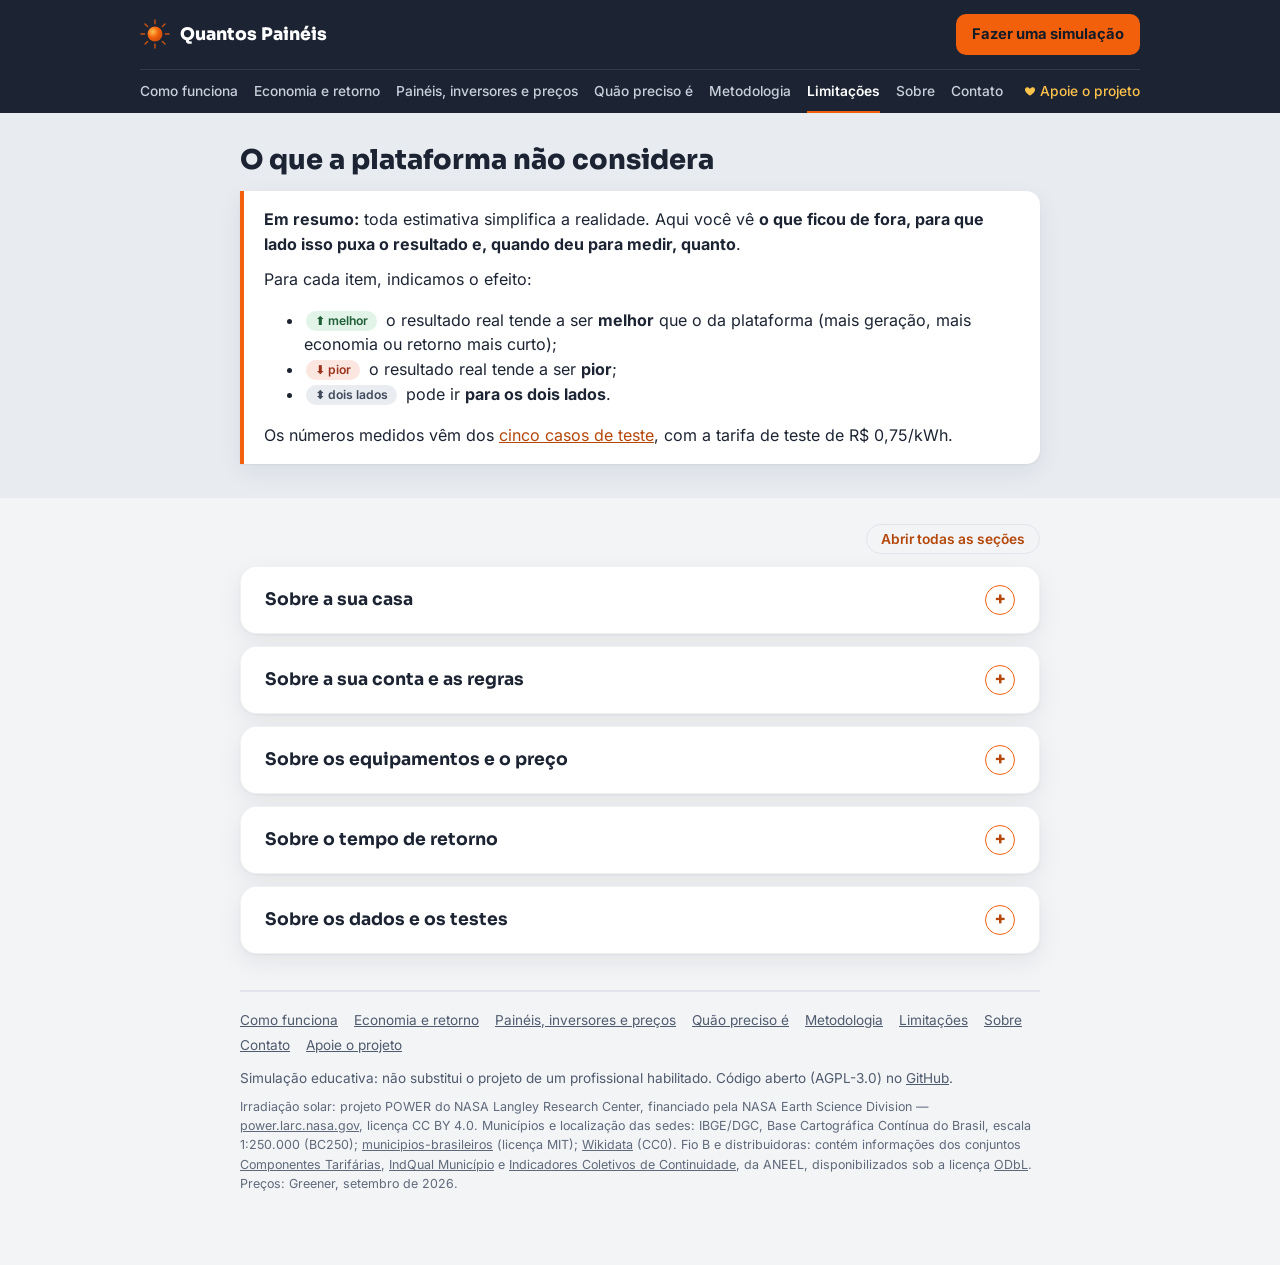
<file: static/limitacoes.html>
<!DOCTYPE html>
<html lang="pt-br">
<head>
<meta charset="UTF-8">
<meta name="viewport" content="width=device-width, initial-scale=1">
<title>Limitações — Quantos Painéis</title>
<link rel="stylesheet" href="/static/style.css">
<link rel="stylesheet" href="/static/paginas.css">
<link rel="icon" href="/static/favicon.svg" type="image/svg+xml">
</head>
<body>
<a class="pular-conteudo no-print" href="#conteudo">Pular para o conteúdo</a>
<header class="topo-site no-print">
    <div class="topo-conteudo">
        <a class="topo-marca" href="/"><svg width="30" height="30" viewBox="0 0 64 64" aria-hidden="true" focusable="false"><defs><radialGradient id="solTopoGrad" cx="35%" cy="35%" r="70%"><stop offset="0%" stop-color="#FFC24B"/><stop offset="55%" stop-color="#F2600C"/><stop offset="100%" stop-color="#C94E0A"/></radialGradient></defs><g stroke="#F2600C" stroke-width="3" stroke-linecap="round" opacity="0.8"><line x1="32" y1="2" x2="32" y2="10"/><line x1="32" y1="54" x2="32" y2="62"/><line x1="2" y1="32" x2="10" y2="32"/><line x1="54" y1="32" x2="62" y2="32"/><line x1="10.7" y1="10.7" x2="16.2" y2="16.2"/><line x1="47.8" y1="47.8" x2="53.3" y2="53.3"/><line x1="10.7" y1="53.3" x2="16.2" y2="47.8"/><line x1="47.8" y1="16.2" x2="53.3" y2="10.7"/></g><circle cx="32" cy="32" r="16" fill="url(#solTopoGrad)"/></svg><span>Quantos Painéis</span></a>
        <div class="topo-acoes">
            <details class="topo-menu-celular">
                <summary>Páginas</summary>
                <ul>
                    <li><a href="/entenda">Como funciona</a></li>
                    <li><a href="/economia">Economia e retorno</a></li>
                    <li><a href="/equipamentos">Painéis, inversores e preços</a></li>
                    <li><a href="/precisao">Quão preciso é</a></li>
                    <li><a href="/metodologia">Metodologia</a></li>
                    <li><a href="/limitacoes" aria-current="page">Limitações</a></li>
                    <li><a href="/sobre">Sobre</a></li>
                    <li><a href="/contato">Contato</a></li>
                    <li class="menu-apoie"><a class="link-apoie" href="/apoie"><svg class="icone-apoie" width="12" height="12" viewBox="0 0 24 24" aria-hidden="true" focusable="false"><path fill="currentColor" d="M12 21s-7.5-4.6-9.6-9.2C.9 8.4 3 4.5 6.6 4.5c2.1 0 3.6 1.2 5.4 3.2 1.8-2 3.3-3.2 5.4-3.2 3.6 0 5.7 3.9 4.2 7.3C19.5 16.4 12 21 12 21z"/></svg> Apoie o projeto</a></li>
                </ul>
            </details>
            <a class="btn-simular-topo" href="/"><span class="so-pc">Fazer uma simulação</span><span class="so-cel">Simular</span></a>
        </div>
    </div>
    <nav class="topo-menu" aria-label="Páginas de explicação">
        <ul>
            <li><a href="/entenda">Como funciona</a></li>
            <li><a href="/economia">Economia e retorno</a></li>
            <li><a href="/equipamentos">Painéis, inversores e preços</a></li>
            <li><a href="/precisao">Quão preciso é</a></li>
            <li><a href="/metodologia">Metodologia</a></li>
            <li><a href="/limitacoes" aria-current="page">Limitações</a></li>
            <li><a href="/sobre">Sobre</a></li>
            <li><a href="/contato">Contato</a></li>
            <li class="menu-apoie"><a class="link-apoie" href="/apoie"><svg class="icone-apoie" width="12" height="12" viewBox="0 0 24 24" aria-hidden="true" focusable="false"><path fill="currentColor" d="M12 21s-7.5-4.6-9.6-9.2C.9 8.4 3 4.5 6.6 4.5c2.1 0 3.6 1.2 5.4 3.2 1.8-2 3.3-3.2 5.4-3.2 3.6 0 5.7 3.9 4.2 7.3C19.5 16.4 12 21 12 21z"/></svg> Apoie o projeto</a></li>
        </ul>
    </nav>
</header>
<main id="conteudo">
<div class="faixa-pagina">
<div class="faixa-pagina-conteudo">
<h1 class="pagina-titulo">O que a plataforma não considera</h1>
<div class="resumo-pagina">
<p><strong>Em resumo:</strong> toda estimativa simplifica a realidade. Aqui você vê <strong>o que ficou de fora, para que lado isso puxa o resultado e, quando deu para medir, quanto</strong>.</p>
<p>Para cada item, indicamos o efeito:</p>
<ul>
<li><span class="efeito melhor">⬆ melhor</span> o resultado real tende a ser <strong>melhor</strong> que o da plataforma (mais geração, mais economia ou retorno mais curto);</li>
<li><span class="efeito pior">⬇ pior</span> o resultado real tende a ser <strong>pior</strong>;</li>
<li><span class="efeito dois">⬍ dois lados</span> pode ir <strong>para os dois lados</strong>.</li>
</ul>
<p>Os números medidos vêm dos <a href="/precisao#cidades">cinco casos de teste</a>, com a tarifa de teste de R$ 0,75/kWh.</p>
</div>
</div>
</div>
<div class="page-wrap pagina-corpo">
<p class="abrir-todas no-print"><button type="button" class="btn-abrir-todas" aria-pressed="false">Abrir todas as seções</button></p>

<section class="card secao" aria-labelledby="sobre-a-sua-casa">
<details class="secao-sanfona">
    <summary><h2 id="sobre-a-sua-casa"><span class="divider-dot"></span>Sobre a sua casa</h2></summary>
<div class="secao-conteudo">
<p><strong>Painéis deitados (na horizontal).</strong> <span class="efeito melhor">⬆ melhor na vida real</span> A plataforma calcula como se os painéis ficassem deitados. Num telhado inclinado e virado para o norte, eles recebem mais sol: de 0,7% (Manaus) a 9,1% (Campinas) a mais, e Guaíra e Campinas precisariam de um painel a menos. A plataforma não pergunta a posição do telhado porque muita gente teria de chutar, e uma conta feita sobre um chute seria pior que uma premissa simples e declarada.</p>
<p><strong>Sombra, sujeira e ventilação.</strong> <span class="efeito pior">⬇ pior na vida real</span> A plataforma considera que 80% da energia do sol chega à casa. Sombra, sujeira ou painéis mal ventilados podem baixar esse número. Veja <a href="/precisao"><strong>Quão preciso é</strong></a>.</p>
<p><strong>Área do telhado.</strong> <span class="efeito dois">⬍ para os dois lados</span> Se você informar a área livre, a plataforma avisa quando os painéis não cabem nela. Ela não confere sombra, formato do telhado nem espaço entre os painéis: quem confirma é o instalador.</p>
<p><strong>Padrão de entrada.</strong> <span class="efeito pior">⬇ pode ser pior na vida real</span> O sistema não pode passar da potência que a distribuidora libera para a casa (Resolução ANEEL 1.000/2021). A plataforma não confere isso; nos sistemas maiores, a tela lembra de confirmar com a distribuidora.</p>
<p><strong>Tipo de ligação.</strong> <span class="efeito dois">⬍ para os dois lados</span> Se você não informar, a plataforma considera ligação <strong>bifásica</strong> (ou trifásica, num sistema acima de 10 kW, que precisa dela) e avisa na tela. Com outra ligação, o valor mínimo da conta muda, e o resultado também:</p>
<div class="tabela-wrap"><table class="tabela-geracao">
<thead>
<tr>
<th scope="col">Caso</th>
<th scope="col">Monofásica</th>
<th scope="col">Bifásica (a premissa)</th>
<th scope="col">Trifásica</th>
</tr>
</thead>
<tbody>
<tr>
<th scope="row">Guaíra, 300 kWh/mês</th>
<td>5 painéis, retorno de 62,1 meses</td>
<td>5 painéis, 62,1 meses</td>
<td>4 painéis, 58,4 meses</td>
</tr>
<tr>
<th scope="row">Campinas, 180 kWh/mês</th>
<td>3 painéis, 72,1 meses</td>
<td>3 painéis, 75,2 meses</td>
<td>2 painéis, 105,1 meses</td>
</tr>
</tbody>
</table></div>
<p>Quanto menor o consumo, mais o tipo de ligação pesa. Ele está escrito na conta de luz.</p>
<p><strong>A energia que você usa na hora.</strong> <span class="efeito melhor">⬆ melhor na vida real</span> Parte da energia é usada na mesma hora em que é gerada e não paga a taxa pelo uso da rede. Sem resposta à pergunta do horário, a plataforma considera que toda a geração passa pela rede; com resposta, usa 10%, 30% ou 39%, sempre pelo lado mais baixo das medições (de 34% a 39% em média), e a sua casa ainda pode usar mais. Veja <a href="/economia"><strong>Economia e retorno</strong></a>.</p>
<p><strong>Consumo muito baixo.</strong> <span class="efeito pior">⬇ pior na vida real</span> Os inversores do catálogo precisam de pelo menos dois painéis em fila. De 76 a cerca de 110 kWh por mês, isso deixa o sistema maior do que o consumo pede: o retorno sobe para 13 a 25 anos, ou o sistema nem se paga. Abaixo disso, pode não sobrar nada para abater, e a plataforma não indica sistema e explica o motivo.</p>
<p><strong>Painéis em outro lugar.</strong> <span class="efeito pior">⬇ pode ser pior na vida real</span> A plataforma calcula painéis e consumo no mesmo endereço. Ela não calcula o prédio que divide a energia do telhado entre os apartamentos, nem os painéis num endereço que abatem a conta de outro (o autoconsumo remoto). Nesses casos, quase toda a energia passa pela rede e paga a taxa, e cada endereço paga o seu valor mínimo: o número de painéis serve de ideia, mas a economia e o retorno podem mudar.</p>
</div>
</details>
</section>

<section class="card secao" aria-labelledby="sobre-a-sua-conta-e-as-regras">
<details class="secao-sanfona">
    <summary><h2 id="sobre-a-sua-conta-e-as-regras"><span class="divider-dot"></span>Sobre a sua conta e as regras</h2></summary>
<div class="secao-conteudo">
<p><strong>Iluminação pública e outras cobranças.</strong> <span class="efeito pior">⬇ pior na vida real</span> Essas cobranças, como a taxa de lixo, multas e juros, não são energia, e os painéis não as reduzem. Informe o valor no campo opcional <strong>Cobranças da conta que não são energia</strong>. <strong>Em branco</strong>, a economia sai <strong>otimista</strong>, e a tela avisa. Em Manaus, com R$ 47,91 de iluminação pública na conta e o campo em branco, o retorno cairia de 47 para 41 meses.</p>
<p><strong>Impostos.</strong> <span class="efeito pior">⬇ pior na vida real</span> A sua tarifa tem impostos, mas o valor da taxa pelo uso da rede não tem, e isso deixa a economia um pouco otimista. Não dá para medir quanto, porque o ICMS muda de estado para estado.</p>
<p><strong>Bandeira tarifária.</strong> <span class="efeito dois">⬍ para os dois lados</span> A tarifa sai de uma conta só, com a bandeira daquele mês, e vale para todo o período.</p>
<p><strong>Municípios com mais de uma distribuidora.</strong> <span class="efeito dois">⬍ para os dois lados</span> Em cerca de 1 de cada 10 municípios, mais de uma empresa atende a cidade (quase sempre uma cooperativa ao lado da distribuidora maior). <strong>Se você não informar a sua</strong>, a plataforma usa a que dá a menor economia, e a diferença entre elas pode mudar o retorno em vários meses. O nome da sua está na conta de luz. Se nenhuma distribuidora do município tiver a tarifa atual publicada pela ANEEL, a plataforma usa a da capital do estado e avisa na tela.</p>
<p><strong>Tabela da taxa com data.</strong> <span class="efeito dois">⬍ para os dois lados</span> Cada distribuidora reajusta a tarifa uma vez por ano, e a tabela da plataforma, atualizada pelos dados abertos da ANEEL, é um retrato. A tela mostra <strong>até quando</strong> o valor usado vale e avisa quando essa data já passou.</p>
<p><strong>A regra de 2029 em diante.</strong> <span class="efeito pior">⬇ pode ser pior na vida real</span> A subida da taxa até 2028 já está no tempo de retorno. A regra de 2029 em diante ainda não existe: a conta principal supõe 100% da taxa, e a tela mostra também o pior caso que a lei permite. A regra de verdade deve ficar entre os dois. Nos dois casos, o valor mínimo da conta segue a regra de hoje. Veja <a href="/economia"><strong>Economia e retorno</strong></a>.</p>
<p><strong>O valor mínimo da conta em todos os meses.</strong> <span class="efeito dois">⬍ para os dois lados</span> A plataforma aplica o valor mínimo da conta em todos os meses, como manda a Resolução da ANEEL. A Lei 14.300/2022 fala em aplicá-lo só quando o consumo medido fica abaixo dele; em Campinas, seguir a leitura da Lei encurtaria o retorno em cerca de 3 meses.</p>
<p><strong>Tarifa social (baixa renda).</strong> <span class="efeito dois">⬍ para os dois lados</span> As regras especiais para consumidores de baixa renda não estão no cálculo.</p>
</div>
</details>
</section>

<section class="card secao" aria-labelledby="sobre-os-equipamentos-e-o-preco">
<details class="secao-sanfona">
    <summary><h2 id="sobre-os-equipamentos-e-o-preco"><span class="divider-dot"></span>Sobre os equipamentos e o preço</h2></summary>
<div class="secao-conteudo">
<p><strong>Catálogo pequeno.</strong> <span class="efeito dois">⬍ para os dois lados</span> O resultado de início usa três painéis e inversores de 1,0 a 25 kW, de quatro fabricantes. Outros três painéis e três marcas de inversor (até 10 kW) aparecem nas listas do resultado. Acima de 25 kW de inversor (cerca de 31 kWp de painéis), o sistema sai do porte residencial, e a plataforma não indica sistema. Veja <a href="/equipamentos"><strong>Painéis, inversores e preços</strong></a>.</p>
<p><strong>Placas bifaciais.</strong> <span class="efeito melhor">⬆ melhor na vida real</span> A energia que essas placas geram pelo verso não entra na conta. Na vida real, a geração pode ser um pouco maior.</p>
<p><strong>Troca para ligação trifásica.</strong> <span class="efeito pior">⬇ pior na vida real</span> Acima de 10 kW, a casa precisa de ligação trifásica. Se a sua ainda não é, a troca é pedida à distribuidora e pode ter custo, como um padrão de entrada novo. Esse custo não está na conta.</p>
<p><strong>Rede da sua casa.</strong> O site mostra primeiro o inversor da rede mais comum na cidade, mas a da sua casa pode ser a outra: confirme com a distribuidora. Em parte de São Paulo (Enel SP e EDP SP), há casas com rede de 120/240 V, onde os modelos trifásicos do site (de 220 V e 380 V, acima de 10 kW) podem não servir; confirme com o instalador.</p>
<p><strong>Arredondamento dos painéis.</strong> <span class="efeito dois">⬍ para os dois lados</span> O número de painéis é sempre arredondado para cima. Com um painel a menos, o sistema custaria cerca de R$ 1.000 a menos e às vezes se pagaria alguns meses antes. Mas, em 25 anos, quase sempre economizaria menos: os painéis perdem um pouco de força a cada ano, e o painel a mais compensa essa perda.</p>
<p><strong>Corrente dos painéis no calor.</strong> <span class="efeito pior">⬇ pior na vida real</span> (efeito pequeno) Na verificação de desempenho, a plataforma usa a corrente do painel medida em laboratório, e no calor ela sobe um pouco. Com a correção para 70 °C, só os inversores Growatt MIN de 4,2 a 6,0 kW passariam da tolerância. Mesmo assim, o inversor não se danifica: só perde um pouco de energia, no máximo 0,56% nos testes com um programa profissional.</p>
<p><strong>Preço médio nacional.</strong> <span class="efeito dois">⬍ para os dois lados</span> O preço é a média do mercado brasileiro no estudo da Greener de setembro de 2026, e não o preço da sua região nem de uma marca. Em Campinas (1,8 kWp), usar o preço de um sistema de 2 kWp em vez da estimativa da plataforma encurtaria o retorno em cerca de 4 meses.</p>
<p><strong>Cabos e proteções.</strong> <span class="efeito dois">⬍ para os dois lados</span> Cabos, disjuntores e outras proteções não são dimensionados pela plataforma. Esse é o trabalho do profissional que faz o projeto.</p>
</div>
</details>
</section>

<section class="card secao" aria-labelledby="sobre-o-tempo-de-retorno">
<details class="secao-sanfona">
    <summary><h2 id="sobre-o-tempo-de-retorno"><span class="divider-dot"></span>Sobre o tempo de retorno</h2></summary>
<div class="secao-conteudo">
<p><span class="efeito dois">⬍ para os dois lados</span> O retorno é somado <strong>mês a mês</strong>, com a subida da taxa, o desgaste dos painéis, a manutenção e uma troca do inversor. Ficam de fora a tarifa subindo mais que a inflação, os juros e o financiamento, que puxam para lados diferentes. O quadro completo está em <a href="/economia"><strong>Economia e retorno</strong></a>.</p>
<p><strong>Os primeiros meses.</strong> <span class="efeito pior">⬇ pode ser pior na vida real</span> Nos primeiros meses ainda não há crédito guardado, então o retorno pode atrasar 1 ou 2 meses, principalmente se a instalação for no inverno.</p>
<p><strong>A troca do inversor.</strong> <span class="efeito pior">⬇ pode ser pior na vida real</span> Os 15% do preço do sistema são uma média. Em sistemas pequenos, um inversor novo pode custar mais que isso, e o resultado dos 25 anos seria um pouco pior.</p>
<p><strong>A comparação com a poupança.</strong> <span class="efeito dois">⬍ para os dois lados</span> A plataforma usa o rendimento da poupança dos últimos 12 meses, já sem a inflação. Ele muda com o tempo: em períodos mais longos, foi menor, e em alguns anos a poupança rendeu abaixo da inflação (Banco Central).</p>
</div>
</details>
</section>

<section class="card secao" aria-labelledby="sobre-os-dados-e-os-testes">
<details class="secao-sanfona">
    <summary><h2 id="sobre-os-dados-e-os-testes"><span class="divider-dot"></span>Sobre os dados e os testes</h2></summary>
<div class="secao-conteudo">
<p><strong>Quadrado de sol.</strong> <span class="efeito dois">⬍ para os dois lados</span> A NASA dá um valor de sol para cada quadrado de 1 grau, e a plataforma usa o do quadrado onde fica a sede do município. Uma cidade perto da linha entre dois quadrados pode ter um sol mais parecido com o do vizinho: Itatiba (SP), por exemplo, fica a cerca de meio quilômetro da linha, e o sol do ano nos dois quadrados difere 10,7%.</p>
<p><strong>Dados de sol.</strong> <span class="efeito dois">⬍ para os dois lados</span> A plataforma usa a média de 2001 a 2025 da NASA, estimada por satélite. O erro dessa base não foi avaliado neste trabalho, e um ano específico pode ter mais ou menos sol que a média.</p>
<p><strong>Os testes.</strong> <span class="efeito dois">⬍ para os dois lados</span> A plataforma foi comparada com um programa profissional de simulação em cinco cidades, e não com sistemas reais medidos. Cinco cidades não formam uma amostra estatística, e a tela ainda não foi testada com usuários leigos.</p>
</div>
</details>
</section>
</div>
</main>
<div class="page-wrap rodape-wrap">
<footer class="rodape-paginas">
    <ul>
        <li><a href="/entenda">Como funciona</a></li>
        <li><a href="/economia">Economia e retorno</a></li>
        <li><a href="/equipamentos">Painéis, inversores e preços</a></li>
        <li><a href="/precisao">Quão preciso é</a></li>
        <li><a href="/metodologia">Metodologia</a></li>
        <li><a href="/limitacoes">Limitações</a></li>
        <li><a href="/sobre">Sobre</a></li>
        <li><a href="/contato">Contato</a></li>
        <li><a href="/apoie">Apoie o projeto</a></li>
    </ul>
    <p>Simulação educativa: não substitui o projeto de um profissional habilitado. Código aberto (AGPL-3.0) no <a href="https://github.com/gandalfa1/quantos-paineis" target="_blank" rel="noopener">GitHub</a>.</p>
    <p class="rodape-creditos">Irradiação solar: projeto POWER do NASA Langley Research Center, financiado pela NASA Earth Science Division — <a href="https://power.larc.nasa.gov/" target="_blank" rel="noopener">power.larc.nasa.gov</a>, licença CC BY 4.0. Municípios e localização das sedes: IBGE/DGC, Base Cartográfica Contínua do Brasil, escala 1:250.000 (BC250); <a href="https://github.com/kelvins/municipios-brasileiros" target="_blank" rel="noopener">municipios-brasileiros</a> (licença MIT); <a href="https://www.wikidata.org/" target="_blank" rel="noopener">Wikidata</a> (CC0). Fio B e distribuidoras: contém informações dos conjuntos <a href="https://dadosabertos.aneel.gov.br/dataset/componentes-tarifarias" target="_blank" rel="noopener">Componentes Tarifárias</a>, <a href="https://dadosabertos.aneel.gov.br/dataset/indqual-municipio" target="_blank" rel="noopener">IndQual Município</a> e <a href="https://dadosabertos.aneel.gov.br/dataset/indicadores-coletivos-de-continuidade-dec-e-fec" target="_blank" rel="noopener">Indicadores Coletivos de Continuidade</a>, da ANEEL, disponibilizados sob a licença <a href="https://opendatacommons.org/licenses/odbl/1-0/" target="_blank" rel="noopener">ODbL</a>. Preços: Greener, setembro de 2026.</p>
</footer>
</div>
<script>
(function () {
    var secoes = document.querySelectorAll("details.secao-sanfona");
    function abrirAlvo() {
        if (!location.hash) { return; }
        var alvo = document.getElementById(decodeURIComponent(location.hash.slice(1)));
        if (!alvo) { return; }
        var d = alvo.closest("details.secao-sanfona");
        if (d && !d.open) { d.open = true; }
        alvo.scrollIntoView();
    }
    window.addEventListener("hashchange", abrirAlvo);
    abrirAlvo();
    var botao = document.querySelector(".btn-abrir-todas");
    function todasAbertas() { return Array.prototype.every.call(secoes, function (d) { return d.open; }); }
    function atualizarBotao() {
        if (!botao) { return; }
        var abertas = todasAbertas();
        botao.textContent = abertas ? "Fechar todas as seções" : "Abrir todas as seções";
        botao.setAttribute("aria-pressed", abertas ? "true" : "false");
    }
    if (botao) {
        botao.addEventListener("click", function () {
            var abrir = !todasAbertas();
            secoes.forEach(function (d) { d.open = abrir; });
            atualizarBotao();
        });
        secoes.forEach(function (d) { d.addEventListener("toggle", atualizarBotao); });
    }
    window.addEventListener("beforeprint", function () {
        secoes.forEach(function (d) { if (!d.open) { d.open = true; d.dataset.abertaParaImprimir = "sim"; } });
    });
    window.addEventListener("afterprint", function () {
        document.querySelectorAll("details[data-aberta-para-imprimir]").forEach(function (d) {
            d.open = false; delete d.dataset.abertaParaImprimir;
        });
        atualizarBotao();
    });
})();
</script>
<script src="/static/tabelas.js" defer></script>
</body>
</html>
</file>
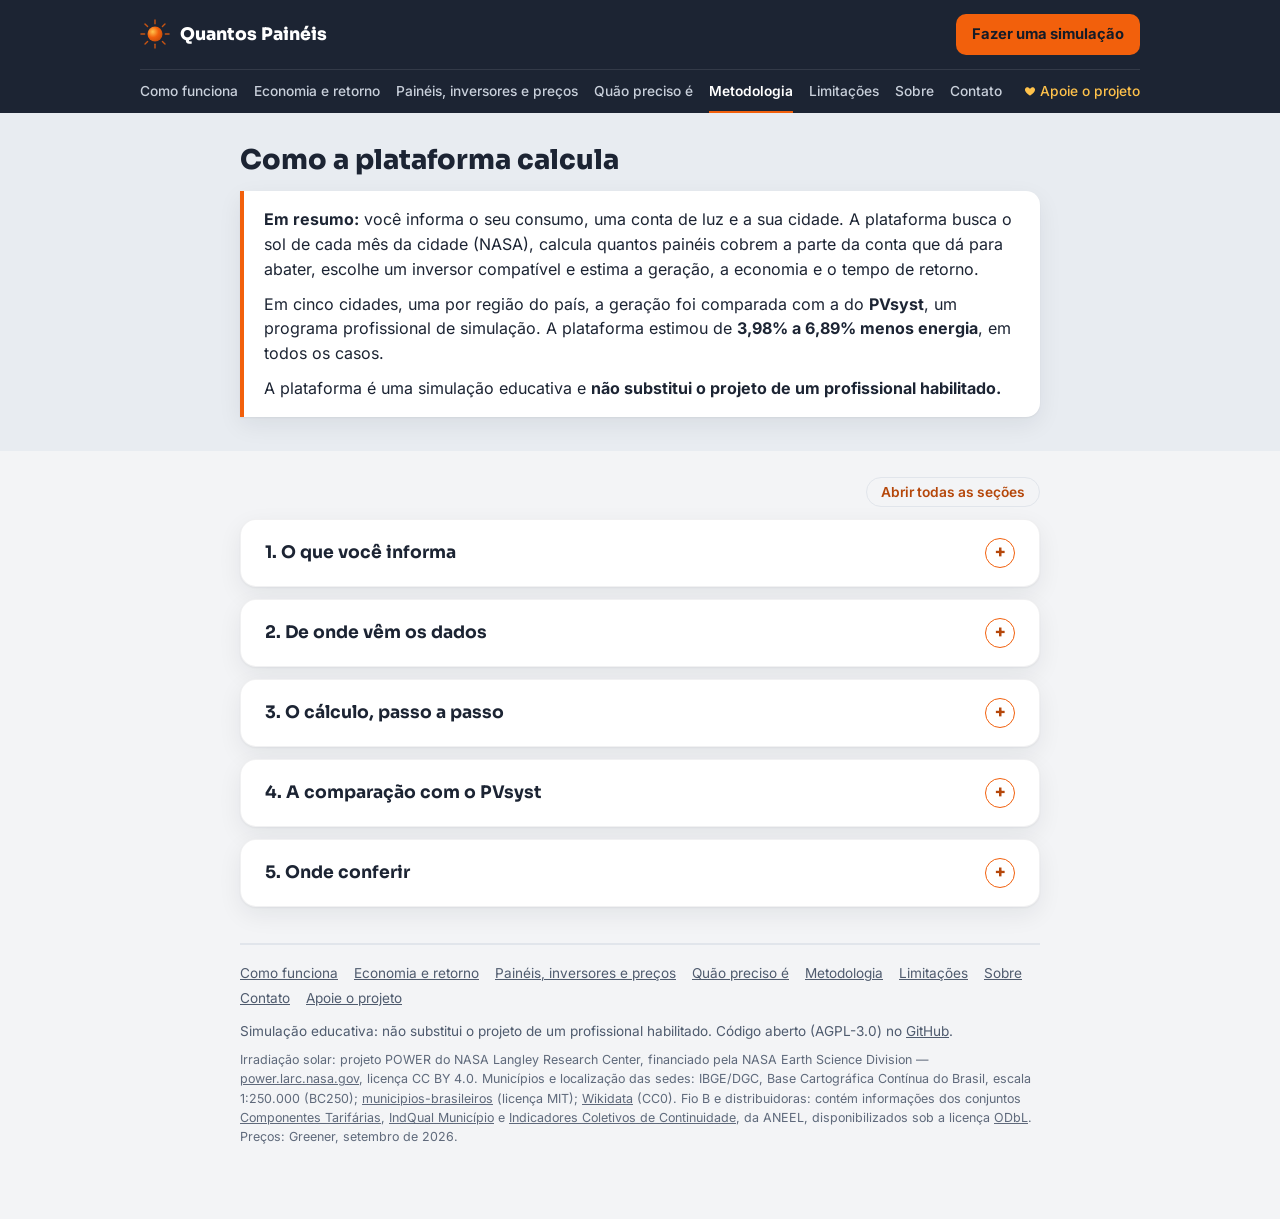
<file: static/metodologia.html>
<!DOCTYPE html>
<html lang="pt-br">
<head>
<meta charset="UTF-8">
<meta name="viewport" content="width=device-width, initial-scale=1">
<title>Metodologia — Quantos Painéis</title>
<link rel="stylesheet" href="/static/style.css">
<link rel="stylesheet" href="/static/paginas.css">
<link rel="icon" href="/static/favicon.svg" type="image/svg+xml">
</head>
<body>
<a class="pular-conteudo no-print" href="#conteudo">Pular para o conteúdo</a>
<header class="topo-site no-print">
    <div class="topo-conteudo">
        <a class="topo-marca" href="/"><svg width="30" height="30" viewBox="0 0 64 64" aria-hidden="true" focusable="false"><defs><radialGradient id="solTopoGrad" cx="35%" cy="35%" r="70%"><stop offset="0%" stop-color="#FFC24B"/><stop offset="55%" stop-color="#F2600C"/><stop offset="100%" stop-color="#C94E0A"/></radialGradient></defs><g stroke="#F2600C" stroke-width="3" stroke-linecap="round" opacity="0.8"><line x1="32" y1="2" x2="32" y2="10"/><line x1="32" y1="54" x2="32" y2="62"/><line x1="2" y1="32" x2="10" y2="32"/><line x1="54" y1="32" x2="62" y2="32"/><line x1="10.7" y1="10.7" x2="16.2" y2="16.2"/><line x1="47.8" y1="47.8" x2="53.3" y2="53.3"/><line x1="10.7" y1="53.3" x2="16.2" y2="47.8"/><line x1="47.8" y1="16.2" x2="53.3" y2="10.7"/></g><circle cx="32" cy="32" r="16" fill="url(#solTopoGrad)"/></svg><span>Quantos Painéis</span></a>
        <div class="topo-acoes">
            <details class="topo-menu-celular">
                <summary>Páginas</summary>
                <ul>
                    <li><a href="/entenda">Como funciona</a></li>
                    <li><a href="/economia">Economia e retorno</a></li>
                    <li><a href="/equipamentos">Painéis, inversores e preços</a></li>
                    <li><a href="/precisao">Quão preciso é</a></li>
                    <li><a href="/metodologia" aria-current="page">Metodologia</a></li>
                    <li><a href="/limitacoes">Limitações</a></li>
                    <li><a href="/sobre">Sobre</a></li>
                    <li><a href="/contato">Contato</a></li>
                    <li class="menu-apoie"><a class="link-apoie" href="/apoie"><svg class="icone-apoie" width="12" height="12" viewBox="0 0 24 24" aria-hidden="true" focusable="false"><path fill="currentColor" d="M12 21s-7.5-4.6-9.6-9.2C.9 8.4 3 4.5 6.6 4.5c2.1 0 3.6 1.2 5.4 3.2 1.8-2 3.3-3.2 5.4-3.2 3.6 0 5.7 3.9 4.2 7.3C19.5 16.4 12 21 12 21z"/></svg> Apoie o projeto</a></li>
                </ul>
            </details>
            <a class="btn-simular-topo" href="/"><span class="so-pc">Fazer uma simulação</span><span class="so-cel">Simular</span></a>
        </div>
    </div>
    <nav class="topo-menu" aria-label="Páginas de explicação">
        <ul>
            <li><a href="/entenda">Como funciona</a></li>
            <li><a href="/economia">Economia e retorno</a></li>
            <li><a href="/equipamentos">Painéis, inversores e preços</a></li>
            <li><a href="/precisao">Quão preciso é</a></li>
            <li><a href="/metodologia" aria-current="page">Metodologia</a></li>
            <li><a href="/limitacoes">Limitações</a></li>
            <li><a href="/sobre">Sobre</a></li>
            <li><a href="/contato">Contato</a></li>
            <li class="menu-apoie"><a class="link-apoie" href="/apoie"><svg class="icone-apoie" width="12" height="12" viewBox="0 0 24 24" aria-hidden="true" focusable="false"><path fill="currentColor" d="M12 21s-7.5-4.6-9.6-9.2C.9 8.4 3 4.5 6.6 4.5c2.1 0 3.6 1.2 5.4 3.2 1.8-2 3.3-3.2 5.4-3.2 3.6 0 5.7 3.9 4.2 7.3C19.5 16.4 12 21 12 21z"/></svg> Apoie o projeto</a></li>
        </ul>
    </nav>
</header>
<main id="conteudo">
<div class="faixa-pagina">
<div class="faixa-pagina-conteudo">
<h1 class="pagina-titulo">Como a plataforma calcula</h1>
<div class="resumo-pagina">
<p><strong>Em resumo:</strong> você informa o seu consumo, uma conta de luz e a sua cidade. A plataforma busca o sol de cada mês da cidade (NASA), calcula quantos painéis cobrem a parte da conta que dá para abater, escolhe um inversor compatível e estima a geração, a economia e o tempo de retorno.</p>
<p>Em cinco cidades, uma por região do país, a geração foi comparada com a do <strong>PVsyst</strong>, um programa profissional de simulação. A plataforma estimou de <strong>3,98% a 6,89% menos energia</strong>, em todos os casos.</p>
<p>A plataforma é uma simulação educativa e <strong>não substitui o projeto de um profissional habilitado.</strong></p>
</div>
</div>
</div>
<div class="page-wrap pagina-corpo">
<p class="abrir-todas no-print"><button type="button" class="btn-abrir-todas" aria-pressed="false">Abrir todas as seções</button></p>

<section class="card secao" aria-labelledby="1-o-que-voce-informa">
<details class="secao-sanfona">
    <summary><h2 id="1-o-que-voce-informa"><span class="divider-dot"></span>1. O que você informa</h2></summary>
<div class="secao-conteudo">
<ul>
<li><strong>Consumo médio por mês</strong>, em kWh, ou os <strong>12 meses</strong> do histórico da conta. Com os 12 meses, a plataforma usa cada mês separadamente.</li>
<li><strong>Valor (R$) e consumo (kWh) de uma mesma conta de luz.</strong> Deles sai a sua tarifa.</li>
<li><strong>Cidade</strong>, numa lista com os 5.571 municípios do Brasil.</li>
<li><strong>Distribuidora</strong>, só onde há mais de uma. Sem resposta, vale a de maior Fio B, que dá a menor economia.</li>
<li><strong>Tipo de ligação</strong> (opcional). Sem resposta, vale a <strong>bifásica</strong>, e a tela avisa. Acima de 10 kW, a conta usa a <strong>trifásica</strong>, que esse porte exige; a tarifa continua sendo a da sua conta, e a tela avisa que a troca de ligação tem custo à parte.</li>
<li><strong>Cobranças da conta que não são energia</strong>, como iluminação pública, taxa de lixo, multa e juros (opcional). Sem resposta, a tela avisa que a economia pode sair otimista.</li>
<li><strong>Horário em que a casa mais usa energia</strong> (opcional). Sem resposta, nada conta como usado na hora, o lado mais conservador.</li>
<li><strong>Área do telhado</strong> (opcional). Ela não muda a conta: se os painéis não couberem, a tela avisa.</li>
</ul>
<p>Não é preciso dar nome, e-mail nem fazer cadastro.</p>
</div>
</details>
</section>

<section class="card secao" aria-labelledby="2-de-onde-vem-os-dados">
<details class="secao-sanfona">
    <summary><h2 id="2-de-onde-vem-os-dados"><span class="divider-dot"></span>2. De onde vêm os dados</h2></summary>
<div class="secao-conteudo">
<div class="tabela-wrap"><table class="tabela-geracao">
<thead>
<tr>
<th scope="col">Dado</th>
<th scope="col">Fonte</th>
<th scope="col">Detalhes</th>
</tr>
</thead>
<tbody>
<tr>
<th scope="row">Lista de municípios</th>
<td><strong>IBGE</strong></td>
<td>Conjunto aberto <em>municipios-brasileiros</em> (licença MIT), conferido com a API de Localidades do IBGE em 30/09/2026: os 5.571 municípios batem.</td>
</tr>
<tr>
<th scope="row">Quadrado de sol da cidade</th>
<td><strong>IBGE</strong> (BC250), <strong>municipios-brasileiros</strong> e <strong>Wikidata</strong></td>
<td>A NASA divide o mapa em quadrados de 1 grau, de cerca de 100 km de lado. A plataforma usa o quadrado em que pelo menos duas das três fontes põem a sede do município. As três concordaram em 5.481 dos 5.571; em um não houve maioria, e valeu o IBGE. A tabela pública traz só o quadrado, não a localização da sede.</td>
</tr>
<tr>
<th scope="row">Sol (irradiação)</th>
<td><strong>NASA POWER</strong></td>
<td>Irradiação global no plano horizontal, média de cada mês de 2001 a 2025 (parâmetro ALLSKY_SFC_SW_DWN; Climatology API v2.10.1, fonte SYN1DEG, estimada por satélite). Baixada em 06/11/2026 para os 5.571 municípios e guardada numa tabela pública no repositório. Se a tabela faltar, a plataforma busca a cidade no OpenStreetMap e o sol na NASA, na hora.</td>
</tr>
<tr>
<th scope="row">Fio B</th>
<td><strong>ANEEL</strong>, Dados Abertos, “Componentes Tarifárias” (licença ODbL)</td>
<td>TUSD Fio B da classe residencial B1 convencional, sem impostos, da distribuidora do <strong>seu município</strong>. A tela mostra qual é e até quando o valor vale.</td>
</tr>
<tr>
<th scope="row">Distribuidora de cada município</th>
<td><strong>ANEEL</strong>, Dados Abertos: <em>IndQual Município</em> e <em>Indicadores DEC e FEC</em> (licença ODbL)</td>
<td>O primeiro liga o código IBGE do município aos conjuntos de unidades consumidoras; o segundo liga cada conjunto à distribuidora, pelo CNPJ, que também identifica a distribuidora na tabela do Fio B.</td>
</tr>
<tr>
<th scope="row">Preço do sistema</th>
<td><strong>Greener</strong>, <em>Estudo Estratégico</em> do 1º semestre de 2026 (setembro de 2026)</td>
<td>Preços médios de junho de 2026 para cada tamanho de sistema.</td>
</tr>
<tr>
<th scope="row">Painéis e inversores</th>
<td>Folhas de dados dos fabricantes; registro ativo no <strong>Inmetro</strong></td>
<td>No resultado: painéis Jinko (600 Wp) e Trina (550 e 670 Wp); inversores Growatt e Deye, monofásicos de 1,0 a 10 kW e trifásicos de 12 a 25 kW, para as redes de 127/220 V e 220/380 V. Nos botões “Ver com outras placas” e “Ver outros inversores”: também Astronergy e Risen, e Solis, Huawei e Solplanet. Os modelos estão em <a href="/equipamentos"><strong>Painéis, inversores e preços</strong></a>.</td>
</tr>
<tr>
<th scope="row">Rede trifásica da cidade</th>
<td><strong>ANEEL</strong>, BDGD (dados de 31/12/2025), e lista da <strong>Neoenergia Coelba</strong></td>
<td>Só acima de 10 kW, para escolher qual inversor aparece primeiro: se 95% das casas da cidade estão numa rede, o modelo dela vem primeiro. Não muda painéis, custo nem retorno.</td>
</tr>
</tbody>
</table></div>
</div>
</details>
</section>

<section class="card secao" aria-labelledby="3-o-calculo-passo-a-passo">
<details class="secao-sanfona">
    <summary><h2 id="3-o-calculo-passo-a-passo"><span class="divider-dot"></span>3. O cálculo, passo a passo</h2></summary>
<div class="secao-conteudo">
<p>Os números entre parênteses são as equações do artigo que descreve a plataforma, para quem quiser conferir.</p>
<ol>
<li><strong>Sol do ano:</strong> a média das 12 médias mensais, cada mês com o peso dos seus dias. O resultado são as <strong>horas de sol pleno</strong> (HSP): quantas horas por dia, com sol de 1.000 W/m², juntariam a mesma energia. (Eq. 1)</li>
<li><strong>Tarifa:</strong> o valor da conta, menos as cobranças que não são energia (se você informou), dividido pelo consumo dessa mesma conta. Se esse consumo ficou abaixo do mínimo da distribuidora (30, 50 ou 100 kWh, conforme a ligação), a divisão é pelo mínimo, que é o que a conta cobra nesses meses (Resolução ANEEL nº 1.000/2021, arts. 290 e 291). (Eq. 2)</li>
<li><strong>Quanto cada kWh gerado economiza:</strong> a tarifa menos a parte do Fio B que continua sendo cobrada, 60% em 2026, 75% em 2027 e 90% em 2028 (Lei nº 14.300/2022, art. 27). No tempo de retorno (passo 13), cada mês usa o percentual do seu ano. De 2029 em diante, a conta principal usa 100%. É uma premissa, porque a ANEEL ainda não definiu a regra do art. 17; a tela mostra também o pior caso (passo 14). (Eq. 3)</li>
<li><strong>Quanto da conta dá para abater:</strong> a conta nunca fica abaixo do <strong>custo de disponibilidade</strong>, um mínimo de 30, 50 ou 100 kWh por mês, conforme a ligação seja monofásica, bifásica ou trifásica (Resolução ANEEL nº 1.000/2021, art. 291). A parte do Fio B que continua sendo cobrada conta para chegar a esse mínimo (art. 655-I). Por isso, quanto maiores o consumo e o Fio B, mais dá para abater, às vezes o consumo inteiro. O sistema é dimensionado só para o que dá para abater, porque painel a mais não traz economia. Se não sobrar nada, a plataforma não indica sistema e explica o motivo. (Eq. 4)</li>
<li><strong>Potência dos painéis:</strong> a energia por dia dividida pelas horas de sol e por <strong>0,80</strong>. O 0,80 é a <strong>taxa de desempenho</strong>, a fração da energia do sol que sobra depois das perdas (calor, sujeira, cabos, inversor). É o limite de cima da faixa de 70% a 80% do <em>Manual de Engenharia para Sistemas Fotovoltaicos</em> do CEPEL-CRESESB. (Eq. 5)</li>
<li><strong>Número de painéis:</strong> essa potência dividida pela potência de um painel, arredondada <strong>para cima</strong>. (Eq. 6)</li>
<li><strong>Inversor:</strong> o menor modelo do catálogo com pelo menos 80% da potência dos painéis: 1,0; 1,5; 2,0; 2,5; 3,0; 4,2; 5,0; 6,0; 7,0; 7,5; 8,0; 9,0 ou 10 kW, monofásicos, e 12, 15, 20 ou 25 kW, trifásicos. Nos trifásicos há um modelo para cada rede (127/220 V e 220/380 V), e os painéis precisam servir nos dois; o da rede mais comum na cidade aparece primeiro. Acima de 25 kW, o sistema sai do porte residencial, e a plataforma não indica sistema. (Eq. 7)</li>
<li>
<p><strong>Verificação elétrica:</strong> a compatibilidade entre painéis e inversor é um requisito de projeto da ABNT NBR 16690:2019. A plataforma a confere com os limites das folhas de dados e com critérios adaptados do Manual do CEPEL-CRESESB e de Baars (2022), com as células a 0 °C (inverno) e a 70 °C (verão), em quatro verificações:</p>
<ul>
<li><strong>corrente de curto-circuito</strong>: de segurança, sem tolerância;</li>
<li><strong>corrente de operação</strong>: de desempenho, aceita até 10% acima do limite do inversor;</li>
<li><strong>tensão no frio</strong>: de segurança, define o <strong>máximo</strong> de painéis em série;</li>
<li><strong>tensão de trabalho</strong>: de desempenho; no calor, define o <strong>mínimo</strong> de painéis em série e, no frio, não pode passar do topo da faixa de trabalho do inversor.</li>
</ul>
<p>Nos trifásicos, quando duas fileiras dividem a mesma entrada (ligadas em paralelo), é a soma das correntes que se compara com os limites. Se o número de painéis ficar abaixo do mínimo, ele sobe até o mínimo. Entre os painéis aprovados, a plataforma fica com o de <strong>menor corrente</strong>; por isso o resultado já vem com o painel escolhido. Em “Ver com outras placas”, cada painel passa pela mesma verificação, e os bifaciais com a corrente do verso recebendo luz (condição BNPI da folha do fabricante). Se nenhum Growatt ou Deye da potência serve, a plataforma tenta Solis, Huawei e Solplanet, nessa ordem. (Eq. 12)</p>
</li>
<li>
<p><strong>Geração de cada mês:</strong> potência dos painéis × horas de sol do mês × 0,80 × dias do mês, com os <strong>painéis deitados (na horizontal)</strong>, porque a plataforma não pergunta a posição do telhado. Num telhado inclinado e virado para o norte, a geração tende a ser maior (veja <a href="/limitacoes"><strong>Limitações</strong></a>). (Eq. 8)</p>
</li>
<li><strong>Economia:</strong> o menor valor entre a geração do ano e o consumo que dá para abater, vezes o quanto cada kWh economiza. A conta é feita no ano porque a energia que sobra num mês vira crédito que vale por 60 meses (Lei nº 14.300/2022, art. 13). (Eq. 9)</li>
<li><strong>Energia usada na hora:</strong> se você diz em que horário a casa mais usa energia, uma parte da geração (10%, 30% ou 39%) conta como usada no mesmo instante. Essa parte economiza a tarifa inteira, sem o Fio B (ANEEL, Relatório de AIR nº 0004/2018), e diminui o consumo puxado da rede, sobre o qual valem o mínimo da conta e o limite do passo 4. O resto da geração segue o passo 10. Os percentuais ficam no lado baixo das medições publicadas (ANEEL, 2018; EPE, 2023; Dilli e Brito, 2025) e não mudam o número de painéis. Sem resposta, vale 0%, e a conta é exatamente a da Eq. 9.</li>
<li><strong>Preço:</strong> os preços médios da Greener, ligados por retas entre 2, 4, 8, 12 e 30 kWp. (Eq. 10)</li>
<li><strong>Tempo de retorno:</strong> a plataforma soma, <strong>mês a mês</strong> a partir do mês da simulação, a economia de cada mês menos a manutenção, até alcançar o preço do sistema. Cada mês usa o percentual do Fio B do seu ano (passo 3), e a geração cai 0,5% por ano com o desgaste dos painéis (Pinho e Galdino, 2014). A manutenção é de 1% do preço por ano, e o inversor é trocado uma vez, no início do 11º ano, por 15% do preço, valores da EPE para sistemas residenciais (Nota Técnica EPE-DEA-SEE 014/2022, Tabela 2). O retorno é o mês a partir do qual a soma passa do preço e não volta a ficar abaixo, mesmo com a troca do inversor. A tarifa fica constante, em dinheiro de hoje, e a conta não inclui juros. Tempos acima de 25 anos, o prazo da garantia de desempenho dos painéis, não são mostrados.</li>
<li>
<p><strong>Os 25 anos e os indicadores financeiros:</strong> o mesmo fluxo de cada mês segue até os 25 anos, em dinheiro de hoje, e dá:</p>
<ul>
<li>a <strong>taxa interna de retorno (TIR)</strong> real: a taxa mensal que faz o fluxo devolver exatamente o preço do sistema, levada para o ano. É o “rende cerca de X% ao ano” da tela;</li>
<li>o <strong>valor presente líquido (VPL)</strong> a duas taxas reais: a da poupança dos últimos 12 meses, 3,57% ao ano (de outubro de 2025 a setembro de 2026, poupança de 8,31% e IPCA de 4,58%; Banco Central do Brasil, séries 196 e 433), que dá o “você fica com cerca de R$ X a mais do que na poupança” da tela; e 5% ao ano, o rendimento de um título público atrelado ao IPCA depois da inflação e do imposto de renda (Dantas e Pompermayer, 2018);</li>
<li>o <strong>tempo de retorno descontado</strong>, à taxa da poupança.</li>
</ul>
<p>A poupança é a aplicação mais comum, e esses 12 meses foram os de maior rendimento acima da inflação entre as janelas recentes (em 10 anos, a média foi de 0,97% ao ano): a comparação fica mais difícil para os painéis. Como a poupança, a economia na conta não paga imposto de renda.</p>
<p><strong>O pior caso para 2029.</strong> A mesma conta, trocando, de 2029 em diante, o Fio B pela cobrança máxima que a Lei permite: as tarifas TUSD e TE que a ANEEL aplica à energia compensada (Resolução ANEEL nº 1.000/2021, art. 655-I), sem desconto e sem impostos, pelo valor publicado para a distribuidora (“Componentes Tarifárias”). A cobrança nunca passa da tarifa da conta. Sem valor publicado, ela é estimada pelo Fio B da distribuidora vezes a mediana da razão entre os dois nas distribuidoras que têm, e a tela avisa. A Lei manda descontar os benefícios que a geração traz à rede (art. 17, § 1º), por isso a regra de verdade deve ficar entre as duas contas.</p>
</li>
</ol>
</div>
</details>
</section>

<section class="card secao" aria-labelledby="4-a-comparacao-com-o-pvsyst">
<details class="secao-sanfona">
    <summary><h2 id="4-a-comparacao-com-o-pvsyst"><span class="divider-dot"></span>4. A comparação com o PVsyst</h2></summary>
<div class="secao-conteudo">
<p>Para conferir a geração, cinco cidades, uma em cada região do país, foram simuladas também no PVsyst 8.1.5, um programa de projeto que calcula <strong>hora a hora</strong>. Nas duas ferramentas, o sistema foi o mesmo (painéis e inversor indicados pela plataforma), o sol foi o mesmo, da NASA POWER, e os painéis ficaram na <strong>horizontal</strong>.</p>
<div class="tabela-wrap"><table class="tabela-geracao">
<thead>
<tr>
<th scope="col">Cidade</th>
<th scope="col">Consumo (kWh/mês)</th>
<th scope="col">Sistema</th>
<th scope="col">Plataforma (kWh/ano)</th>
<th scope="col">PVsyst (kWh/ano)</th>
<th scope="col">Diferença</th>
</tr>
</thead>
<tbody>
<tr>
<th scope="row">Bom Jesus da Lapa (BA)</th>
<td>300</td>
<td>4 × 600 Wp; Growatt MIC 2000TL-X</td>
<td>4.236</td>
<td>4.411,8</td>
<td>3,98% a menos</td>
</tr>
<tr>
<th scope="row">Cuiabá (MT)</th>
<td>300</td>
<td>4 × 600 Wp; Growatt MIC 2000TL-X</td>
<td>3.691</td>
<td>3.872,6</td>
<td>4,69% a menos</td>
</tr>
<tr>
<th scope="row">Guaíra (PR)</th>
<td>300</td>
<td>5 × 600 Wp; Growatt MIC 2500TL-X</td>
<td>4.323</td>
<td>4.574,1</td>
<td>5,49% a menos</td>
</tr>
<tr>
<th scope="row">Manaus (AM)</th>
<td>550</td>
<td>9 × 600 Wp; Growatt MIN 5000TL-X</td>
<td>7.369</td>
<td>7.834,6</td>
<td>5,94% a menos</td>
</tr>
<tr>
<th scope="row">Campinas (SP)</th>
<td>180</td>
<td>3 × 600 Wp; Growatt MIC 1500TL-X</td>
<td>2.702</td>
<td>2.901,8</td>
<td>6,89% a menos</td>
</tr>
</tbody>
</table></div>
<ul>
<li><strong>Resultado:</strong> os cinco casos ficaram dentro do critério, uma diferença de até 10% na geração do ano, e a plataforma estimou menos em todos os 12 meses de cada um. A escolha das cidades, a diferença mês a mês e o motivo dela (as perdas: 0,80 na plataforma, de 83,35% a 85,93% no PVsyst) estão em <a href="/precisao"><strong>Quão preciso é o resultado?</strong></a>.</li>
<li><strong>O que ficou fixo nos cinco casos:</strong> ligação bifásica, 60% do Fio B (2026) e tarifa de teste de R$ 0,75/kWh.</li>
<li><strong>Verificação elétrica:</strong> os limites de painéis em série deram iguais aos do PVsyst nos inversores conferidos (MIC 1500TL-X, MIC 2000TL-X e MIN 5000TL-X). A perda por limite de corrente ficou em até 0,04%, e chegou a 0,56% numa simulação extra de Campinas, feita para isolar esse efeito.</li>
<li><strong>Tempo de retorno:</strong> com 60% do Fio B, foi de 3,2 a 5,6 anos nos cinco casos. Para uma casa de 4,2 kWp, um estudo publicado calculou 4,57 anos (Costa et al., 2025), e três calculadoras gratuitas deram de 3 anos e 3 meses a 4 anos e 1 mês. Os tempos caem dentro da nossa faixa, mas a comparação vale só como ordem de grandeza, porque os cenários são diferentes. Com a subida do Fio B, a manutenção e a troca do inversor (passo 13), o retorno dos cinco casos vai de 3,9 a 6,3 anos, numa simulação de novembro de 2026 com os preços de junho de 2026.</li>
<li><strong>Conferência das equações:</strong> um programa refaz as contas a partir das equações do artigo (e, para o retorno mês a mês, da descrição que está no código) e as compara com as da plataforma em 33.472 simulações, em toda a faixa de consumo residencial e até os inversores trifásicos de 25 kW, sem nenhuma divergência. Para provar que ele pega erros, 33 erros foram colocados de propósito no cálculo, como esquecer a manutenção ou não somar a corrente de duas fileiras na mesma entrada, e ele detectou os 33. Um segundo programa faz o mesmo com o gráfico do dinheiro ao longo dos 25 anos: 2.063 simulações e 4 erros plantados, todos detectados.</li>
<li><strong>Limites desta comparação:</strong> a referência é uma simulação, e não a medição de um sistema real; cinco casos não formam uma amostra estatística; e o erro da própria NASA POWER não foi avaliado.</li>
</ul>
<p><strong>E o site de hoje?</strong> A comparação foi feita com a versão do código de 23/09/2026. Depois disso, a conta mudou em cinco pontos: o Fio B passou a ser o da distribuidora do município (02/10/2026); o tempo de retorno passou a ser somado mês a mês (06/10/2026), e não mais o preço dividido pela economia de um mês (Eq. 11 do artigo); a tarifa de uma conta abaixo do mínimo passou a ser dividida pelo mínimo (07/10/2026); a manutenção e a troca do inversor entraram no retorno, e a energia usada na hora entrou na economia (novembro de 2026). Nada disso muda a geração: em 07/10/2026, os cinco casos refeitos no site deram painéis, inversor e geração idênticos aos da comparação. Em novembro de 2026, o sol passou a vir de uma tabela, com a média de 2001 a 2025; nos cinco casos, painéis e inversor continuaram os mesmos, e a geração mudou no máximo 0,2% (Manaus).</p>
</div>
</details>
</section>

<section class="card secao" aria-labelledby="5-onde-conferir">
<details class="secao-sanfona">
    <summary><h2 id="5-onde-conferir"><span class="divider-dot"></span>5. Onde conferir</h2></summary>
<div class="secao-conteudo">
<ul>
<li><strong>Código, relatórios do PVsyst e telas dos cinco casos</strong>, na versão descrita no TCC: https://github.com/gandalfa1/quantos-paineis/tree/v1.0-tcc</li>
<li><strong>Código de hoje</strong>, no mesmo repositório (https://github.com/gandalfa1/quantos-paineis), com as tabelas que a plataforma usa e os programas que as refazem a partir dos dados originais:
<ul>
<li>Fio B de cada distribuidora e distribuidoras de cada município (dados abertos da ANEEL, licença ODbL): atualizar_dados_aneel.py; a origem de cada tabela está em dados-ANEEL-LICENCA.txt;</li>
<li>sol de cada município: sol_municipios.csv, refeita por montar_tabela_sol.py;</li>
<li>rede de cada município: rede_municipios.csv, refeita por montar_tabela_rede.py.</li>
</ul>
</li>
<li><strong>Programas de conferência da seção 4:</strong> pasta teste/ (conferir_equacoes_3_3.py e conferir_curva_dinheiro.py; o último resultado está em resultado_da_conferencia.txt).</li>
<li><strong>Artigo:</strong> <em>Dimensionamento fotovoltaico residencial na web</em>, Trabalho de Conclusão de Curso de Engenharia Elétrica (Uninter, 2026), de Brenda Morel Bueno Ferreira.</li>
<li><strong>O que a plataforma não considera</strong> e quanto isso pesa: veja a página <a href="/limitacoes"><strong>Limitações</strong></a>.</li>
</ul>
<h3>Referências</h3>
<ul>
<li>ABNT. NBR 16690: instalações elétricas de arranjos fotovoltaicos: requisitos de projeto. 2019.</li>
<li>ANEEL. Relatório de Análise de Impacto Regulatório nº 0004/2018-SRD/SCG/SMA/ANEEL: revisão das regras aplicáveis à micro e minigeração distribuída. Brasília, 6 dez. 2018.</li>
<li>ANEEL. Resolução Normativa nº 1.000, de 7 de dezembro de 2021.</li>
<li>ANEEL. Base de Dados Geográfica da Distribuidora (BDGD), dados de 31 dez. 2025.</li>
<li>ANEEL. Componentes tarifárias. Portal de Dados Abertos, 2026. Licença ODbL.</li>
<li>ANEEL. Indicadores coletivos de continuidade (DEC e FEC). Portal de Dados Abertos, 2026. Licença ODbL.</li>
<li>ANEEL. IndQual Município. Portal de Dados Abertos, 2026. Licença ODbL.</li>
<li>BAARS, A. Inverters for high-current modules: the great IDC max misconception. Sunny: SMA Corporate Blog, 2022.</li>
<li>BANCO CENTRAL DO BRASIL. Sistema Gerenciador de Séries Temporais (SGS): séries 196 (poupança) e 433 (IPCA). Consulta em 4 nov. 2026.</li>
<li>BRASIL. Lei nº 14.300, de 6 de janeiro de 2022.</li>
<li>COSTA, F. F. A. et al. Avaliação do payback em sistemas fotovoltaicos on-grid para consumidores residenciais grupo B1 sob a Lei 14300/2022. Revista Brasileira de Energia Solar, v. 16, n. 2, 2025.</li>
<li>DANTAS, S. G.; POMPERMAYER, F. M. Viabilidade econômica de sistemas fotovoltaicos no Brasil e possíveis efeitos no setor elétrico. Rio de Janeiro: Ipea, 2018. (Texto para Discussão, 2388).</li>
<li>DILLI, M. A.; BRITO, B. H. Análise do fator de simultaneidade em sistemas fotovoltaicos para prossumidores com diferentes padrões de consumo. Revista Sítio Novo, Palmas, v. 9, e1578, 2025.</li>
<li>EPE. Nota Técnica EPE-DEA-SEE 014/2022 (Modelo 4MD, versão PDE 2032). Rio de Janeiro: Empresa de Pesquisa Energética, 2022.</li>
<li>EPE. Nota Técnica DEA-SEE 009/2023: aprimoramento na metodologia de estimação da geração de micro e minigeradores fotovoltaicos distribuídos. 2023.</li>
<li>GREENER. Estudo estratégico: soluções energéticas distribuídas, mercado fotovoltaico, 1º semestre de 2026. Setembro de 2026.</li>
<li>IBGE. Base Cartográfica Contínua do Brasil, escala 1:250.000 – BC250. Versão 2025. Fonte: IBGE/DGC.</li>
<li>KELVINS. municipios-brasileiros. GitHub, licença MIT.</li>
<li>NASA. POWER: Prediction Of Worldwide Energy Resources. Climatology API, v2.10.0 (comparação com o PVsyst) e v2.10.1 (tabela de sol).</li>
<li>NEOENERGIA COELBA. Municípios x tensão de fornecimento.</li>
<li>OpenStreetMap / Nominatim. © OpenStreetMap contributors, licença ODbL.</li>
<li>PINHO, J. T.; GALDINO, M. A. (org.). Manual de engenharia para sistemas fotovoltaicos. CEPEL-CRESESB, 2014.</li>
<li>PVSYST SA. PVsyst 8.1.</li>
<li>WIKIDATA. Coordenadas das sedes municipais, consulta de 06/11/2026. Licença CC0.</li>
</ul>
</div>
</details>
</section>
</div>
</main>
<div class="page-wrap rodape-wrap">
<footer class="rodape-paginas">
    <ul>
        <li><a href="/entenda">Como funciona</a></li>
        <li><a href="/economia">Economia e retorno</a></li>
        <li><a href="/equipamentos">Painéis, inversores e preços</a></li>
        <li><a href="/precisao">Quão preciso é</a></li>
        <li><a href="/metodologia">Metodologia</a></li>
        <li><a href="/limitacoes">Limitações</a></li>
        <li><a href="/sobre">Sobre</a></li>
        <li><a href="/contato">Contato</a></li>
        <li><a href="/apoie">Apoie o projeto</a></li>
    </ul>
    <p>Simulação educativa: não substitui o projeto de um profissional habilitado. Código aberto (AGPL-3.0) no <a href="https://github.com/gandalfa1/quantos-paineis" target="_blank" rel="noopener">GitHub</a>.</p>
    <p class="rodape-creditos">Irradiação solar: projeto POWER do NASA Langley Research Center, financiado pela NASA Earth Science Division — <a href="https://power.larc.nasa.gov/" target="_blank" rel="noopener">power.larc.nasa.gov</a>, licença CC BY 4.0. Municípios e localização das sedes: IBGE/DGC, Base Cartográfica Contínua do Brasil, escala 1:250.000 (BC250); <a href="https://github.com/kelvins/municipios-brasileiros" target="_blank" rel="noopener">municipios-brasileiros</a> (licença MIT); <a href="https://www.wikidata.org/" target="_blank" rel="noopener">Wikidata</a> (CC0). Fio B e distribuidoras: contém informações dos conjuntos <a href="https://dadosabertos.aneel.gov.br/dataset/componentes-tarifarias" target="_blank" rel="noopener">Componentes Tarifárias</a>, <a href="https://dadosabertos.aneel.gov.br/dataset/indqual-municipio" target="_blank" rel="noopener">IndQual Município</a> e <a href="https://dadosabertos.aneel.gov.br/dataset/indicadores-coletivos-de-continuidade-dec-e-fec" target="_blank" rel="noopener">Indicadores Coletivos de Continuidade</a>, da ANEEL, disponibilizados sob a licença <a href="https://opendatacommons.org/licenses/odbl/1-0/" target="_blank" rel="noopener">ODbL</a>. Preços: Greener, setembro de 2026.</p>
</footer>
</div>
<script>
(function () {
    var secoes = document.querySelectorAll("details.secao-sanfona");
    function abrirAlvo() {
        if (!location.hash) { return; }
        var alvo = document.getElementById(decodeURIComponent(location.hash.slice(1)));
        if (!alvo) { return; }
        var d = alvo.closest("details.secao-sanfona");
        if (d && !d.open) { d.open = true; }
        alvo.scrollIntoView();
    }
    window.addEventListener("hashchange", abrirAlvo);
    abrirAlvo();
    var botao = document.querySelector(".btn-abrir-todas");
    function todasAbertas() { return Array.prototype.every.call(secoes, function (d) { return d.open; }); }
    function atualizarBotao() {
        if (!botao) { return; }
        var abertas = todasAbertas();
        botao.textContent = abertas ? "Fechar todas as seções" : "Abrir todas as seções";
        botao.setAttribute("aria-pressed", abertas ? "true" : "false");
    }
    if (botao) {
        botao.addEventListener("click", function () {
            var abrir = !todasAbertas();
            secoes.forEach(function (d) { d.open = abrir; });
            atualizarBotao();
        });
        secoes.forEach(function (d) { d.addEventListener("toggle", atualizarBotao); });
    }
    window.addEventListener("beforeprint", function () {
        secoes.forEach(function (d) { if (!d.open) { d.open = true; d.dataset.abertaParaImprimir = "sim"; } });
    });
    window.addEventListener("afterprint", function () {
        document.querySelectorAll("details[data-aberta-para-imprimir]").forEach(function (d) {
            d.open = false; delete d.dataset.abertaParaImprimir;
        });
        atualizarBotao();
    });
})();
</script>
<script src="/static/tabelas.js" defer></script>
</body>
</html>
</file>
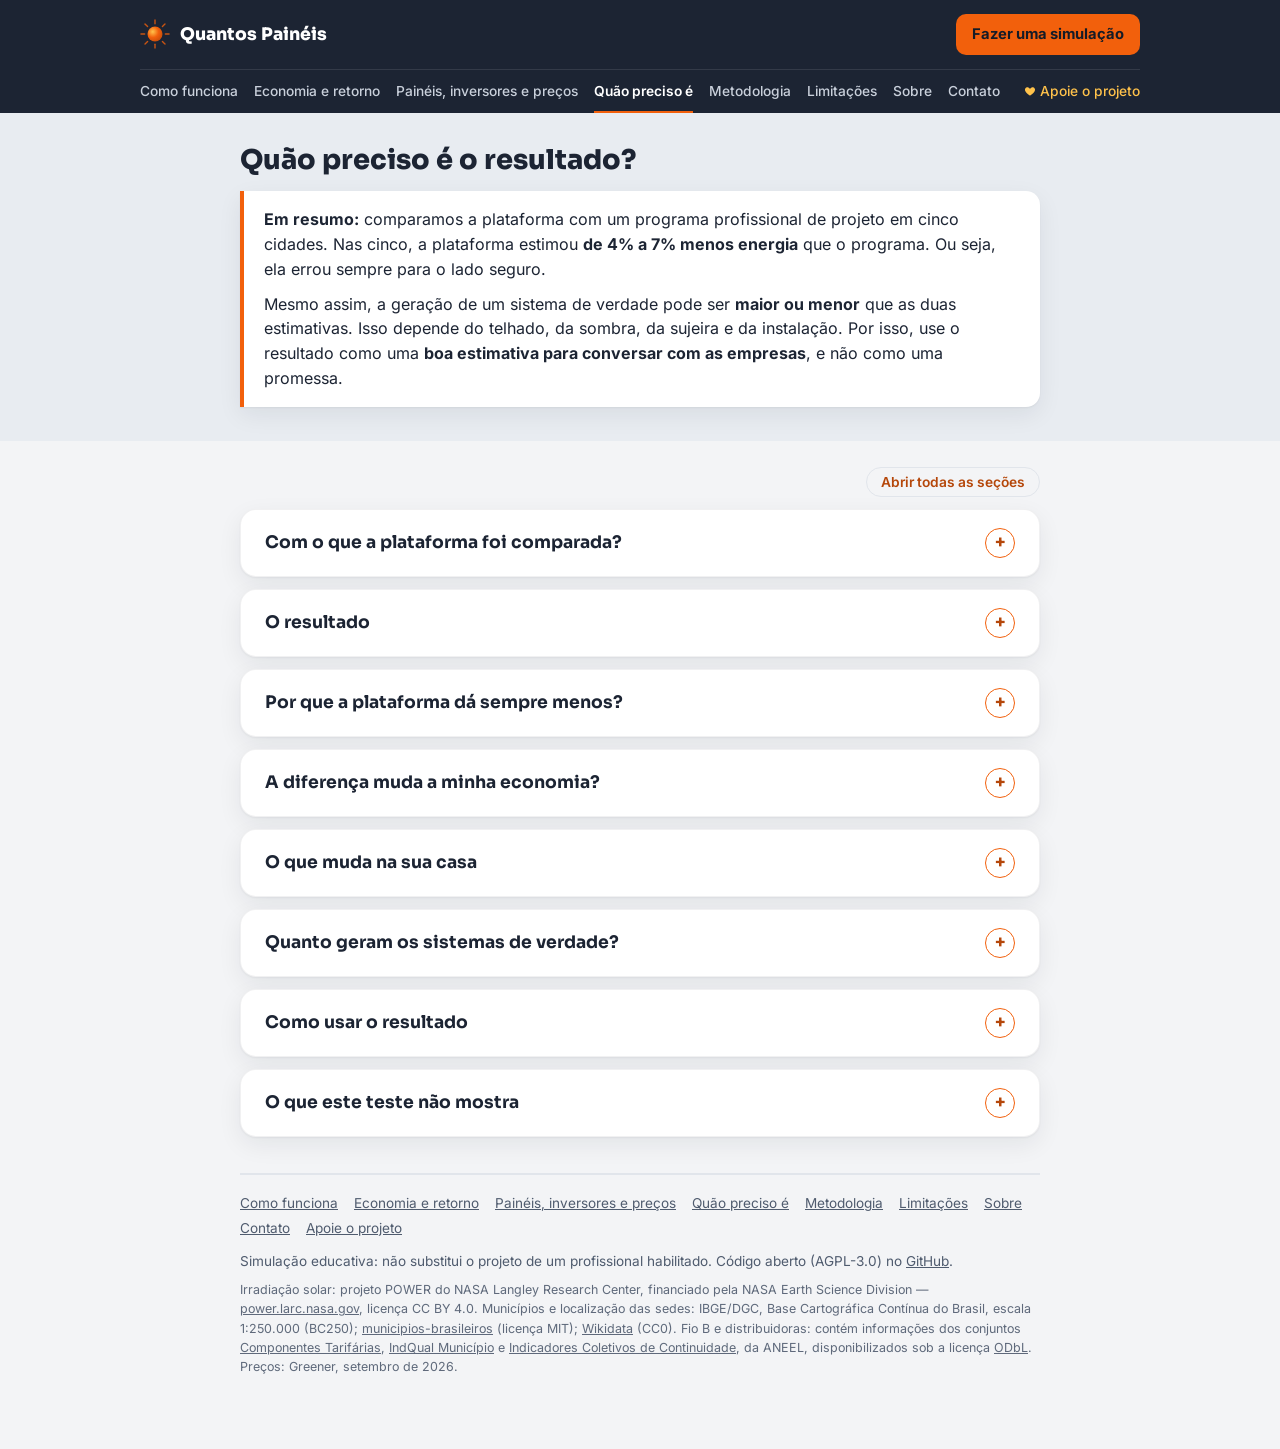
<file: static/precisao.html>
<!DOCTYPE html>
<html lang="pt-br">
<head>
<meta charset="UTF-8">
<meta name="viewport" content="width=device-width, initial-scale=1">
<title>Quão preciso é o resultado? — Quantos Painéis</title>
<link rel="stylesheet" href="/static/style.css">
<link rel="stylesheet" href="/static/paginas.css">
<link rel="icon" href="/static/favicon.svg" type="image/svg+xml">
</head>
<body>
<a class="pular-conteudo no-print" href="#conteudo">Pular para o conteúdo</a>
<header class="topo-site no-print">
    <div class="topo-conteudo">
        <a class="topo-marca" href="/"><svg width="30" height="30" viewBox="0 0 64 64" aria-hidden="true" focusable="false"><defs><radialGradient id="solTopoGrad" cx="35%" cy="35%" r="70%"><stop offset="0%" stop-color="#FFC24B"/><stop offset="55%" stop-color="#F2600C"/><stop offset="100%" stop-color="#C94E0A"/></radialGradient></defs><g stroke="#F2600C" stroke-width="3" stroke-linecap="round" opacity="0.8"><line x1="32" y1="2" x2="32" y2="10"/><line x1="32" y1="54" x2="32" y2="62"/><line x1="2" y1="32" x2="10" y2="32"/><line x1="54" y1="32" x2="62" y2="32"/><line x1="10.7" y1="10.7" x2="16.2" y2="16.2"/><line x1="47.8" y1="47.8" x2="53.3" y2="53.3"/><line x1="10.7" y1="53.3" x2="16.2" y2="47.8"/><line x1="47.8" y1="16.2" x2="53.3" y2="10.7"/></g><circle cx="32" cy="32" r="16" fill="url(#solTopoGrad)"/></svg><span>Quantos Painéis</span></a>
        <div class="topo-acoes">
            <details class="topo-menu-celular">
                <summary>Páginas</summary>
                <ul>
                    <li><a href="/entenda">Como funciona</a></li>
                    <li><a href="/economia">Economia e retorno</a></li>
                    <li><a href="/equipamentos">Painéis, inversores e preços</a></li>
                    <li><a href="/precisao" aria-current="page">Quão preciso é</a></li>
                    <li><a href="/metodologia">Metodologia</a></li>
                    <li><a href="/limitacoes">Limitações</a></li>
                    <li><a href="/sobre">Sobre</a></li>
                    <li><a href="/contato">Contato</a></li>
                    <li class="menu-apoie"><a class="link-apoie" href="/apoie"><svg class="icone-apoie" width="12" height="12" viewBox="0 0 24 24" aria-hidden="true" focusable="false"><path fill="currentColor" d="M12 21s-7.5-4.6-9.6-9.2C.9 8.4 3 4.5 6.6 4.5c2.1 0 3.6 1.2 5.4 3.2 1.8-2 3.3-3.2 5.4-3.2 3.6 0 5.7 3.9 4.2 7.3C19.5 16.4 12 21 12 21z"/></svg> Apoie o projeto</a></li>
                </ul>
            </details>
            <a class="btn-simular-topo" href="/"><span class="so-pc">Fazer uma simulação</span><span class="so-cel">Simular</span></a>
        </div>
    </div>
    <nav class="topo-menu" aria-label="Páginas de explicação">
        <ul>
            <li><a href="/entenda">Como funciona</a></li>
            <li><a href="/economia">Economia e retorno</a></li>
            <li><a href="/equipamentos">Painéis, inversores e preços</a></li>
            <li><a href="/precisao" aria-current="page">Quão preciso é</a></li>
            <li><a href="/metodologia">Metodologia</a></li>
            <li><a href="/limitacoes">Limitações</a></li>
            <li><a href="/sobre">Sobre</a></li>
            <li><a href="/contato">Contato</a></li>
            <li class="menu-apoie"><a class="link-apoie" href="/apoie"><svg class="icone-apoie" width="12" height="12" viewBox="0 0 24 24" aria-hidden="true" focusable="false"><path fill="currentColor" d="M12 21s-7.5-4.6-9.6-9.2C.9 8.4 3 4.5 6.6 4.5c2.1 0 3.6 1.2 5.4 3.2 1.8-2 3.3-3.2 5.4-3.2 3.6 0 5.7 3.9 4.2 7.3C19.5 16.4 12 21 12 21z"/></svg> Apoie o projeto</a></li>
        </ul>
    </nav>
</header>
<main id="conteudo">
<div class="faixa-pagina">
<div class="faixa-pagina-conteudo">
<h1 class="pagina-titulo">Quão preciso é o resultado?</h1>
<div class="resumo-pagina">
    <p><strong>Em resumo:</strong> comparamos a plataforma com um programa profissional de projeto em cinco cidades. Nas cinco, a plataforma estimou <strong>de 4% a 7% menos energia</strong> que o programa. Ou seja, ela errou sempre para o lado seguro.</p>
    <p>Mesmo assim, a geração de um sistema de verdade pode ser <strong>maior ou menor</strong> que as duas estimativas. Isso depende do telhado, da sombra, da sujeira e da instalação. Por isso, use o resultado como uma <strong>boa estimativa para conversar com as empresas</strong>, e não como uma promessa.</p>
</div>
</div>
</div>
<div class="page-wrap pagina-corpo">
<p class="abrir-todas no-print"><button type="button" class="btn-abrir-todas" aria-pressed="false">Abrir todas as seções</button></p>

<section class="card secao" aria-labelledby="comparada">
<details class="secao-sanfona">
    <summary><h2 id="comparada"><span class="divider-dot"></span>Com o que a plataforma foi comparada?</h2></summary>
<div class="secao-conteudo">
    <p>Com o <strong>PVsyst</strong>, um programa usado por engenheiros para projetar sistemas solares. A plataforma faz uma conta simples, com médias de cada mês. O PVsyst simula o sistema <strong>hora a hora</strong>, com a temperatura dos painéis, o comportamento do inversor e várias perdas que a plataforma resume num número só.</p>
    <p>O teste foi feito assim:</p>
    <ul>
        <li><strong>Cinco cidades, uma de cada região do Brasil:</strong> Bom Jesus da Lapa (BA), Cuiabá (MT), Guaíra (PR), Manaus (AM) e Campinas (SP).</li>
        <li><strong>O mesmo sistema nas duas ferramentas:</strong> os mesmos painéis, o mesmo inversor e os mesmos dados de sol da NASA.</li>
        <li><strong>Painéis deitados (na horizontal) nas duas</strong>, para comparar só o jeito de calcular, e não a posição do telhado.</li>
    </ul>

    <h3 id="cidades">Por que essas cinco cidades?</h3>
    <p>Porque cada uma coloca a plataforma à prova numa situação diferente. O Brasil é grande, e o sol e o calor mudam muito de um lugar para outro. Para o teste não valer só para um tipo de clima, escolhemos <strong>uma cidade em cada região do país</strong>, cobrindo uma faixa ampla de sol e de temperatura:</p>
    <div class="tabela-wrap">
    <table class="tabela-geracao">
        <thead><tr><th scope="col">Cidade</th><th scope="col">Região</th><th scope="col" class="num">Sol (h/dia)</th><th scope="col" class="num">Temperatura</th><th scope="col">O que ela testa</th></tr></thead>
        <tbody>
        <tr><th scope="row">Bom Jesus da Lapa (BA)</th><td>Nordeste</td><td class="num"><strong>6,04</strong></td><td class="num">26,8 °C</td><td class="texto">O maior sol dos cinco, com calor, o ano inteiro</td></tr>
        <tr><th scope="row">Cuiabá (MT)</th><td>Centro-Oeste</td><td class="num">5,27</td><td class="num">26,6 °C</td><td class="texto">Sol forte e calor, no meio do país</td></tr>
        <tr><th scope="row">Guaíra (PR)</th><td>Sul</td><td class="num">4,94</td><td class="num">23,0 °C</td><td class="texto">A maior diferença entre verão e inverno: 6,5 horas de sol em janeiro e só 3,0 em junho</td></tr>
        <tr><th scope="row">Manaus (AM)</th><td>Norte</td><td class="num"><strong>4,67</strong></td><td class="num"><strong>27,1 °C</strong></td><td class="texto">Perto do Equador: o menor sol e o maior calor, quase sem estações</td></tr>
        <tr><th scope="row">Campinas (SP)</th><td>Sudeste</td><td class="num">5,14</td><td class="num"><strong>20,5 °C</strong></td><td class="texto">O clima mais ameno dos cinco</td></tr>
        </tbody>
        <caption>Sol: horas de sol pleno por dia, média do ano. Temperatura: média do ar. Médias de 2001 a 2020, da NASA POWER, que eram os dados do site na época da comparação.</caption>
    </table>
    </div>
    <p><strong>Por que o calor importa?</strong> Painel quente rende menos. Então, além de sol, o teste precisava de lugares mais quentes e mais frios, para ver se a plataforma erra diferente em cada um. E erra mesmo: Campinas, a cidade mais fria, teve a maior diferença para o PVsyst. O porquê está logo abaixo, em <a href="#porque-menos">Por que a plataforma dá sempre menos?</a>.</p>
    <p><strong>E o consumo de cada casa?</strong></p>
    <ul>
        <li>Três cidades (Bom Jesus da Lapa, Cuiabá e Guaíra) usaram o <strong>mesmo consumo, 300 kWh por mês</strong>. Assim só o lugar muda, e dá para ver o efeito do clima sozinho.</li>
        <li><strong>Manaus</strong> usou <strong>550 kWh por mês</strong>, para testar uma casa de consumo alto.</li>
        <li><strong>Campinas</strong> usou <strong>180 kWh por mês</strong>, para testar uma casa de consumo baixo, onde o valor mínimo da conta pesa mais.</li>
    </ul>
    <p>Nos cinco casos, a ligação foi bifásica e a tarifa foi a mesma, uma tarifa de teste (R$ 0,75/kWh), para que a diferença entre as tarifas das cidades não se misturasse ao efeito do clima.</p>
</div>
</details>
</section>

<section class="card secao" aria-labelledby="resultado">
<details class="secao-sanfona">
    <summary><h2 id="resultado"><span class="divider-dot"></span>O resultado</h2></summary>
<div class="secao-conteudo">
    <div class="tabela-wrap">
    <table class="tabela-geracao">
        <thead><tr><th scope="col">Cidade</th><th scope="col" class="num">Plataforma (kWh por ano)</th><th scope="col" class="num">PVsyst (kWh por ano)</th><th scope="col" class="num">Diferença</th></tr></thead>
        <tbody>
        <tr><th scope="row">Bom Jesus da Lapa (BA)</th><td class="num">4.236</td><td class="num">4.411,8</td><td class="num">3,98% a menos</td></tr>
        <tr><th scope="row">Cuiabá (MT)</th><td class="num">3.691</td><td class="num">3.872,6</td><td class="num">4,69% a menos</td></tr>
        <tr><th scope="row">Guaíra (PR)</th><td class="num">4.323</td><td class="num">4.574,1</td><td class="num">5,49% a menos</td></tr>
        <tr><th scope="row">Manaus (AM)</th><td class="num">7.369</td><td class="num">7.834,6</td><td class="num">5,94% a menos</td></tr>
        <tr><th scope="row">Campinas (SP)</th><td class="num">2.702</td><td class="num">2.901,8</td><td class="num">6,89% a menos</td></tr>
        </tbody>
    </table>
    </div>
    <p><strong>O que isso quer dizer, num exemplo:</strong> em Guaíra, a plataforma calculou 4.323 kWh por ano, e o PVsyst, 4.574 kWh. São 251 kWh a menos por ano, uns 21 kWh por mês.</p>
    <p>Antes do teste, definimos que o resultado seria aceito se a diferença no ano ficasse em <strong>até 10%</strong>. As cinco cidades ficaram dentro disso.</p>
</div>
</details>
</section>

<section class="card secao" aria-labelledby="porque-menos">
<details class="secao-sanfona">
    <summary><h2 id="porque-menos"><span class="divider-dot"></span>Por que a plataforma dá sempre menos?</h2></summary>
<div class="secao-conteudo">
    <p>Por causa das <strong>perdas</strong>. Nem toda a energia do sol que chega ao painel vira energia na sua tomada: parte se perde com o calor, nos cabos e no inversor. A fração que sobra se chama <strong>taxa de desempenho</strong>.</p>
    <ul>
        <li>A <strong>plataforma</strong> usa <strong>80%</strong> em todas as cidades e em todos os meses. É o limite de cima da faixa de 70% a 80% indicada pelo manual de engenharia do CEPEL-CRESESB para casas no Brasil.</li>
        <li>O <strong>PVsyst</strong> calculou de <strong>83% a 86%</strong>, o valor de um sistema novo, limpo e sem sombra nenhuma.</li>
    </ul>
    <p>A diferença entre esses dois números explica quase toda a diferença na geração.</p>

    <h3>Mês a mês</h3>
    <p>O erro muda ao longo do ano. Painel solar funciona melhor no frio, então nos meses frios o PVsyst calcula perdas menores. A plataforma, por sua vez, usa os mesmos 80% o ano inteiro. Por isso o erro é maior no inverno. Em Guaíra, por exemplo, foi de 3,3% em dezembro a 8,0% em julho. Em Manaus, onde a temperatura quase não muda, o erro ficou praticamente igual o ano todo.</p>

    <figure class="grafico-linhas" id="grafico-mensal">
        <figcaption><strong>Quanto a plataforma estimou a menos que o PVsyst, mês a mês (%)</strong></figcaption>
        <ul class="grafico-legenda-linhas" id="legenda-mensal"></ul>
        <div class="grafico-rolagem" id="rolagem-mensal"></div>
        <div class="grafico-dica" id="dica-mensal" role="status" aria-live="polite"></div>
        <noscript><p class="nota-pequena">O gráfico precisa de JavaScript. Os mesmos números estão na tabela logo abaixo.</p></noscript>
    </figure>
    <p class="nota-pequena">Todas as 60 marcas (5 cidades × 12 meses) ficam acima de zero: em nenhum mês de nenhuma cidade a plataforma estimou mais que o PVsyst.</p>
    <details class="abre">
        <summary>Ver os números do gráfico em tabela</summary>
        <div class="tabela-wrap"><table class="tabela-geracao"><caption>Diferença mês a mês, em %: (PVsyst − plataforma) ÷ PVsyst. Valor positivo = a plataforma estimou menos. Geração da plataforma como aparece na tela de resultado; geração do PVsyst dos relatórios no GitHub.</caption><thead><tr><th scope="col">Cidade</th><th scope="col" class="num">Jan</th><th scope="col" class="num">Fev</th><th scope="col" class="num">Mar</th><th scope="col" class="num">Abr</th><th scope="col" class="num">Mai</th><th scope="col" class="num">Jun</th><th scope="col" class="num">Jul</th><th scope="col" class="num">Ago</th><th scope="col" class="num">Set</th><th scope="col" class="num">Out</th><th scope="col" class="num">Nov</th><th scope="col" class="num">Dez</th></tr></thead><tbody><tr><th scope="row">Bom Jesus da Lapa (BA)</th><td class="num">3,46</td><td class="num">3,23</td><td class="num">4,03</td><td class="num">4,67</td><td class="num">5,10</td><td class="num">5,86</td><td class="num">5,37</td><td class="num">4,69</td><td class="num">3,41</td><td class="num">2,32</td><td class="num">3,41</td><td class="num">3,42</td></tr><tr><th scope="row">Cuiabá (MT)</th><td class="num">4,18</td><td class="num">4,76</td><td class="num">4,31</td><td class="num">5,21</td><td class="num">6,14</td><td class="num">5,97</td><td class="num">5,47</td><td class="num">4,59</td><td class="num">4,49</td><td class="num">3,76</td><td class="num">3,99</td><td class="num">3,63</td></tr><tr><th scope="row">Guaíra (PR)</th><td class="num">3,87</td><td class="num">4,42</td><td class="num">4,92</td><td class="num">6,02</td><td class="num">7,31</td><td class="num">7,27</td><td class="num">7,98</td><td class="num">7,46</td><td class="num">6,96</td><td class="num">5,12</td><td class="num">4,85</td><td class="num">3,30</td></tr><tr><th scope="row">Manaus (AM)</th><td class="num">6,41</td><td class="num">6,42</td><td class="num">5,94</td><td class="num">6,10</td><td class="num">6,22</td><td class="num">6,37</td><td class="num">6,17</td><td class="num">6,01</td><td class="num">5,24</td><td class="num">5,20</td><td class="num">5,49</td><td class="num">5,98</td></tr><tr><th scope="row">Campinas (SP)</th><td class="num">5,67</td><td class="num">5,60</td><td class="num">6,37</td><td class="num">7,99</td><td class="num">8,95</td><td class="num">8,53</td><td class="num">8,81</td><td class="num">8,40</td><td class="num">8,00</td><td class="num">5,81</td><td class="num">5,83</td><td class="num">4,41</td></tr></tbody></table></div>
    </details>
</div>
</details>
</section>

<section class="card secao" aria-labelledby="economia-muda">
<details class="secao-sanfona">
    <summary><h2 id="economia-muda"><span class="divider-dot"></span>A diferença muda a minha economia?</h2></summary>
<div class="secao-conteudo">
    <p><strong>Nas cinco cidades testadas, não.</strong> A economia depende da energia que abate a sua conta, e não de toda a energia gerada. Como o número de painéis é sempre arredondado <strong>para cima</strong>, os painéis indicados geram um pouco mais do que a conta consegue abater. Essa sobra vira crédito na distribuidora, mas não vira dinheiro.</p>
    <p>A energia a mais que o PVsyst calculou cairia nessa sobra. Por isso, <strong>nos cinco casos, a economia e o tempo de retorno seriam os mesmos com a geração do PVsyst.</strong></p>
    <p class="destaque">O cuidado é no sentido contrário: se o seu sistema gerar <strong>menos</strong> do que a plataforma calculou (por sombra, sujeira ou desgaste), primeiro some a sobra, e só depois a economia começa a cair.</p>
    <div class="tabela-wrap">
    <table class="tabela-geracao">
        <thead><tr><th scope="col">Cidade</th><th scope="col" class="num">Sobra (% da geração)</th></tr></thead>
        <tbody>
        <tr><th scope="row">Cuiabá (MT)</th><td class="num">2,5%</td></tr>
        <tr><th scope="row">Manaus (AM)</th><td class="num">10,4%</td></tr>
        <tr><th scope="row">Bom Jesus da Lapa (BA)</th><td class="num">15,0%</td></tr>
        <tr><th scope="row">Guaíra (PR)</th><td class="num">16,7%</td></tr>
        <tr><th scope="row">Campinas (SP)</th><td class="num">31,2%</td></tr>
        </tbody>
    </table>
    </div>
    <p>Em Cuiabá, por exemplo, basta o sistema gerar 2,5% a menos para a economia já começar a diminuir.</p>
</div>
</details>
</section>

<section class="card secao" aria-labelledby="telhado">
<details class="secao-sanfona">
    <summary><h2 id="telhado"><span class="divider-dot"></span>O que muda na sua casa</h2></summary>
<div class="secao-conteudo">
    <p>As duas ferramentas simularam um sistema ideal, com os painéis deitados. Na sua casa, algumas coisas <strong>diminuem</strong> a geração e outras <strong>aumentam</strong>:</p>
    <p><strong>Diminuem:</strong></p>
    <ul>
        <li><strong>sombra</strong> de árvores, prédios ou caixa d'água;</li>
        <li><strong>sujeira</strong> nos painéis;</li>
        <li><strong>desgaste com o tempo</strong>: de 0,5% a 1% por ano, segundo o manual do CEPEL-CRESESB;</li>
        <li><strong>instalação</strong> mal feita ou com pouca ventilação atrás dos painéis.</li>
    </ul>
    <p><strong>Aumentam:</strong></p>
    <ul>
        <li><strong>um telhado inclinado e virado para o norte.</strong> No PVsyst, a posição ideal renderia de 0,7% (Manaus) a 9,1% (Campinas) mais sol que os painéis deitados.</li>
    </ul>
    <p>Ou seja, a geração real pode ficar acima ou abaixo da estimativa. A plataforma não sabe como é o seu telhado, e por isso usa a mesma premissa simples para todo mundo e avisa que ela existe.</p>
</div>
</details>
</section>

<section class="card secao" aria-labelledby="campo">
<details class="secao-sanfona">
    <summary><h2 id="campo"><span class="divider-dot"></span>Quanto geram os sistemas de verdade?</h2></summary>
<div class="secao-conteudo">
    <p>A comparação com o PVsyst usa um sistema ideal, sem sombra e sem sujeira. Estudos que mediram casas de verdade no Brasil mostram o que acontece na prática:</p>
    <ul>
        <li><strong>No Rio Grande do Norte</strong>, 73 sistemas de casas, medidos durante 2022, perderam em média 21% da energia com calor, sujeira, cabos e inversor — quase os 20% que a plataforma desconta. Mas houve sistemas que perderam só 8% e outros que perderam 30% (Fonseca, Vieira e Guerra, 2025).</li>
        <li><strong>Na Bahia, em Pernambuco e em São Paulo</strong>, 1.162 sistemas geraram, em média, quase o esperado (na Bahia, de 5% a 8% a mais), mas com bastante diferença de uma casa para outra (Nota Técnica EPE DEA-SEE 014/2023).</li>
    </ul>
    <p><strong>Na prática:</strong> a conta da plataforma acerta a média, mas a sua casa pode gerar uns 12% a menos ou até 15% a mais.</p>
    <p class="nota-pequena">Esses estudos não fazem a conta exatamente do mesmo jeito que a plataforma. Por isso servem para mostrar o tamanho da variação, e não para comparar número com número.</p>
</div>
</details>
</section>

<section class="card secao" aria-labelledby="usar">
<details class="secao-sanfona">
    <summary><h2 id="usar"><span class="divider-dot"></span>Como usar o resultado</h2></summary>
<div class="secao-conteudo">
    <ul>
        <li><strong>Para ter uma ideia do tamanho e do custo</strong> do sistema antes de pedir orçamento.</li>
        <li><strong>Para comparar propostas.</strong> Se uma empresa prometer bem mais energia para a mesma potência, pergunte por quê: pode ser um telhado bem posicionado, ou pode ser promessa demais.</li>
        <li><strong>Não é um projeto.</strong> Só um profissional habilitado, olhando o seu telhado, pode projetar e instalar o sistema.</li>
    </ul>
</div>
</details>
</section>

<section class="card secao" aria-labelledby="limites">
<details class="secao-sanfona">
    <summary><h2 id="limites"><span class="divider-dot"></span>O que este teste não mostra</h2></summary>
<div class="secao-conteudo">
    <p>O teste tem três limites:</p>
    <ol>
        <li><strong>A comparação foi com uma simulação, e não com um sistema de verdade medido no telhado.</strong> Comparar com sistemas reais é um dos próximos passos. Enquanto isso, a seção <a href="#campo">Quanto geram os sistemas de verdade?</a> mostra o que estudos com casas reais encontraram.</li>
        <li><strong>Cinco cidades são poucas</strong> para tirar conclusões estatísticas sobre o Brasil inteiro.</li>
        <li><strong>O erro dos próprios dados de sol da NASA não foi medido.</strong> Como as duas ferramentas usaram os mesmos dados, esse erro não aparece na comparação.</li>
    </ol>
    <p>Quer conferir tudo? Os relatórios do PVsyst, as telas dos cinco casos e o código estão no <a href="https://github.com/gandalfa1/quantos-paineis/tree/v1.0-tcc" target="_blank" rel="noopener">repositório do GitHub</a>. As contas estão explicadas na página <a href="/metodologia">Metodologia</a>, e o que a plataforma não considera, na página <a href="/limitacoes">Limitações</a>.</p>
</div>
</details>
</section>

<script>
(function () {
    var dados = [{"nome": "Bom Jesus da Lapa (BA)", "desvio": [3.46, 3.23, 4.03, 4.67, 5.1, 5.86, 5.37, 4.69, 3.41, 2.32, 3.41, 3.42]}, {"nome": "Cuiabá (MT)", "desvio": [4.18, 4.76, 4.31, 5.21, 6.14, 5.97, 5.47, 4.59, 4.49, 3.76, 3.99, 3.63]}, {"nome": "Guaíra (PR)", "desvio": [3.87, 4.42, 4.92, 6.02, 7.31, 7.27, 7.98, 7.46, 6.96, 5.12, 4.85, 3.3]}, {"nome": "Manaus (AM)", "desvio": [6.41, 6.42, 5.94, 6.1, 6.22, 6.37, 6.17, 6.01, 5.24, 5.2, 5.49, 5.98]}, {"nome": "Campinas (SP)", "desvio": [5.67, 5.6, 6.37, 7.99, 8.95, 8.53, 8.81, 8.4, 8.0, 5.81, 5.83, 4.41]}];
    var meses = ["Jan","Fev","Mar","Abr","Mai","Jun","Jul","Ago","Set","Out","Nov","Dez"];
    var cores = ["var(--serie-1)","var(--serie-2)","var(--serie-3)","var(--serie-4)","var(--serie-5)"];
    var fig = document.getElementById("grafico-mensal");
    var dica = document.getElementById("dica-mensal");
    var legenda = document.getElementById("legenda-mensal");
    var W = 640, H = 300, m = {t: 12, r: 12, b: 28, l: 36};
    var yMax = 10, pw = W - m.l - m.r, ph = H - m.t - m.b;
    function x(i) { return m.l + pw * (i / 11); }
    function y(v) { return m.t + ph * (1 - v / yMax); }
    var ns = "http://www.w3.org/2000/svg";
    function el(nome, attrs) { var e = document.createElementNS(ns, nome); for (var k in attrs) e.setAttribute(k, attrs[k]); return e; }
    function br(v) { return v.toFixed(2).replace(".", ","); }

    var svg = el("svg", {viewBox: "0 0 " + W + " " + H, role: "img",
        "aria-label": "Gráfico de linhas: diferença mês a mês entre a plataforma e o PVsyst nas cinco cidades, de 2,32% a 8,95%, sempre acima de zero. Os números estão na tabela abaixo do gráfico."});
    for (var g = 0; g <= yMax; g += 2) {
        svg.appendChild(el("line", {x1: m.l, x2: W - m.r, y1: y(g), y2: y(g), "class": "grade"}));
        var t = el("text", {x: m.l - 6, y: y(g) + 4, "text-anchor": "end", "class": "eixo-texto"}); t.textContent = g + "%"; svg.appendChild(t);
    }
    meses.forEach(function (nome, i) {
        var t = el("text", {x: x(i), y: H - 8, "text-anchor": "middle", "class": "eixo-texto"}); t.textContent = nome; svg.appendChild(t);
    });
    dados.forEach(function (s, k) {
        var d = s.desvio.map(function (v, i) { return (i ? "L" : "M") + x(i).toFixed(1) + "," + y(v).toFixed(1); }).join(" ");
        svg.appendChild(el("path", {d: d, "class": "linha", style: "stroke:" + cores[k]}));
        var li = document.createElement("li");
        li.innerHTML = '<span class="amostra" style="background:' + cores[k] + '"></span>' + s.nome;
        legenda.appendChild(li);
    });
    var mira = el("line", {y1: m.t, y2: m.t + ph, "class": "mira", visibility: "hidden"});
    svg.appendChild(mira);
    var pontos = dados.map(function (s, k) {
        var c = el("circle", {r: 4.5, "class": "ponto", style: "fill:" + cores[k], visibility: "hidden"});
        svg.appendChild(c); return c;
    });
    var alvo = el("rect", {x: m.l - 10, y: 0, width: pw + 20, height: H, fill: "transparent"});
    svg.appendChild(alvo);
    document.getElementById("rolagem-mensal").appendChild(svg);
    document.getElementById("rolagem-mensal").addEventListener("scroll", esconderSeDefinido);

    function mostrar(i) {
        mira.setAttribute("x1", x(i)); mira.setAttribute("x2", x(i)); mira.setAttribute("visibility", "visible");
        var ordem = dados.map(function (s, k) { return k; }).sort(function (a, b) { return dados[b].desvio[i] - dados[a].desvio[i]; });
        pontos.forEach(function (p, k) { p.setAttribute("cx", x(i)); p.setAttribute("cy", y(dados[k].desvio[i])); p.setAttribute("visibility", "visible"); });
        dica.innerHTML = "<strong>" + meses[i] + "</strong>" + ordem.map(function (k) {
            return '<div class="linha-dica"><span><span class="amostra" style="display:inline-block;width:10px;height:3px;border-radius:2px;background:' + cores[k] + '"></span>' + dados[k].nome + "</span><span>" + br(dados[k].desvio[i]) + "%</span></div>";
        }).join("");
        dica.style.display = "block";
        var r = svg.getBoundingClientRect(), f = fig.getBoundingClientRect();
        var px = (x(i) / W) * r.width + (r.left - f.left);
        var larg = dica.offsetWidth;
        var esq = px + 12; if (esq + larg > f.width) esq = px - larg - 12; if (esq < 0) esq = 0;
        dica.style.left = esq + "px";
        dica.style.top = (r.top - f.top + 8) + "px";
    }
    function esconderSeDefinido() { esconder(); }
    function esconder() { mira.setAttribute("visibility", "hidden"); pontos.forEach(function (p) { p.setAttribute("visibility", "hidden"); }); dica.style.display = "none"; }
    function mesDoEvento(ev) {
        var r = svg.getBoundingClientRect();
        var cx = (ev.touches ? ev.touches[0].clientX : ev.clientX) - r.left;
        var vx = cx / r.width * W;
        return Math.max(0, Math.min(11, Math.round((vx - m.l) / pw * 11)));
    }
    alvo.addEventListener("mousemove", function (ev) { mostrar(mesDoEvento(ev)); });
    alvo.addEventListener("touchstart", function (ev) { mostrar(mesDoEvento(ev)); }, {passive: true});
    alvo.addEventListener("touchmove", function (ev) { mostrar(mesDoEvento(ev)); }, {passive: true});
    alvo.addEventListener("mouseleave", esconder);
})();
</script>
</div>
</main>
<div class="page-wrap rodape-wrap">
<footer class="rodape-paginas">
    <ul>
        <li><a href="/entenda">Como funciona</a></li>
        <li><a href="/economia">Economia e retorno</a></li>
        <li><a href="/equipamentos">Painéis, inversores e preços</a></li>
        <li><a href="/precisao">Quão preciso é</a></li>
        <li><a href="/metodologia">Metodologia</a></li>
        <li><a href="/limitacoes">Limitações</a></li>
        <li><a href="/sobre">Sobre</a></li>
        <li><a href="/contato">Contato</a></li>
        <li><a href="/apoie">Apoie o projeto</a></li>
    </ul>
    <p>Simulação educativa: não substitui o projeto de um profissional habilitado. Código aberto (AGPL-3.0) no <a href="https://github.com/gandalfa1/quantos-paineis" target="_blank" rel="noopener">GitHub</a>.</p>
    <p class="rodape-creditos">Irradiação solar: projeto POWER do NASA Langley Research Center, financiado pela NASA Earth Science Division — <a href="https://power.larc.nasa.gov/" target="_blank" rel="noopener">power.larc.nasa.gov</a>, licença CC BY 4.0. Municípios e localização das sedes: IBGE/DGC, Base Cartográfica Contínua do Brasil, escala 1:250.000 (BC250); <a href="https://github.com/kelvins/municipios-brasileiros" target="_blank" rel="noopener">municipios-brasileiros</a> (licença MIT); <a href="https://www.wikidata.org/" target="_blank" rel="noopener">Wikidata</a> (CC0). Fio B e distribuidoras: contém informações dos conjuntos <a href="https://dadosabertos.aneel.gov.br/dataset/componentes-tarifarias" target="_blank" rel="noopener">Componentes Tarifárias</a>, <a href="https://dadosabertos.aneel.gov.br/dataset/indqual-municipio" target="_blank" rel="noopener">IndQual Município</a> e <a href="https://dadosabertos.aneel.gov.br/dataset/indicadores-coletivos-de-continuidade-dec-e-fec" target="_blank" rel="noopener">Indicadores Coletivos de Continuidade</a>, da ANEEL, disponibilizados sob a licença <a href="https://opendatacommons.org/licenses/odbl/1-0/" target="_blank" rel="noopener">ODbL</a>. Preços: Greener, setembro de 2026.</p>
</footer>
</div>
<script>
(function () {
    var secoes = document.querySelectorAll("details.secao-sanfona");
    function abrirAlvo() {
        if (!location.hash) { return; }
        var alvo = document.getElementById(decodeURIComponent(location.hash.slice(1)));
        if (!alvo) { return; }
        var d = alvo.closest("details.secao-sanfona");
        if (d && !d.open) { d.open = true; }
        alvo.scrollIntoView();
    }
    window.addEventListener("hashchange", abrirAlvo);
    abrirAlvo();
    var botao = document.querySelector(".btn-abrir-todas");
    function todasAbertas() { return Array.prototype.every.call(secoes, function (d) { return d.open; }); }
    function atualizarBotao() {
        if (!botao) { return; }
        var abertas = todasAbertas();
        botao.textContent = abertas ? "Fechar todas as seções" : "Abrir todas as seções";
        botao.setAttribute("aria-pressed", abertas ? "true" : "false");
    }
    if (botao) {
        botao.addEventListener("click", function () {
            var abrir = !todasAbertas();
            secoes.forEach(function (d) { d.open = abrir; });
            atualizarBotao();
        });
        secoes.forEach(function (d) { d.addEventListener("toggle", atualizarBotao); });
    }
    window.addEventListener("beforeprint", function () {
        secoes.forEach(function (d) { if (!d.open) { d.open = true; d.dataset.abertaParaImprimir = "sim"; } });
    });
    window.addEventListener("afterprint", function () {
        document.querySelectorAll("details[data-aberta-para-imprimir]").forEach(function (d) {
            d.open = false; delete d.dataset.abertaParaImprimir;
        });
        atualizarBotao();
    });
})();
</script>
<script src="/static/tabelas.js" defer></script>
</body>
</html>
</file>
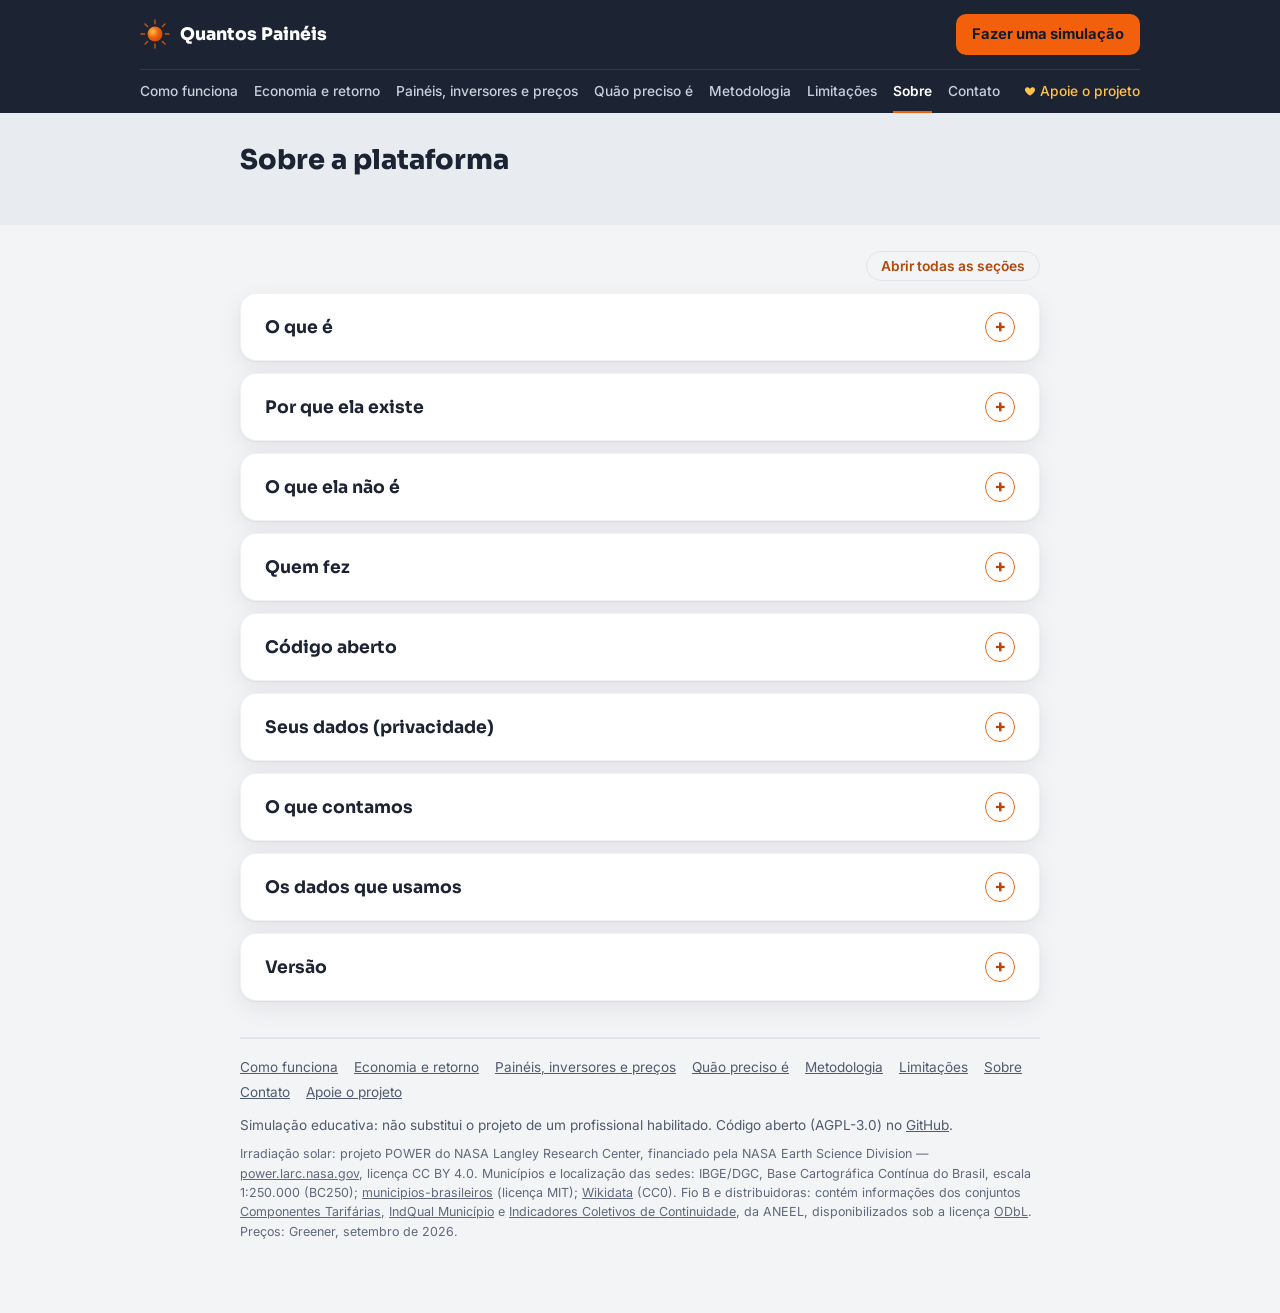
<file: static/sobre.html>
<!DOCTYPE html>
<html lang="pt-br">
<head>
<meta charset="UTF-8">
<meta name="viewport" content="width=device-width, initial-scale=1">
<title>Sobre — Quantos Painéis</title>
<link rel="stylesheet" href="/static/style.css">
<link rel="stylesheet" href="/static/paginas.css">
<link rel="icon" href="/static/favicon.svg" type="image/svg+xml">
</head>
<body>
<a class="pular-conteudo no-print" href="#conteudo">Pular para o conteúdo</a>
<header class="topo-site no-print">
    <div class="topo-conteudo">
        <a class="topo-marca" href="/"><svg width="30" height="30" viewBox="0 0 64 64" aria-hidden="true" focusable="false"><defs><radialGradient id="solTopoGrad" cx="35%" cy="35%" r="70%"><stop offset="0%" stop-color="#FFC24B"/><stop offset="55%" stop-color="#F2600C"/><stop offset="100%" stop-color="#C94E0A"/></radialGradient></defs><g stroke="#F2600C" stroke-width="3" stroke-linecap="round" opacity="0.8"><line x1="32" y1="2" x2="32" y2="10"/><line x1="32" y1="54" x2="32" y2="62"/><line x1="2" y1="32" x2="10" y2="32"/><line x1="54" y1="32" x2="62" y2="32"/><line x1="10.7" y1="10.7" x2="16.2" y2="16.2"/><line x1="47.8" y1="47.8" x2="53.3" y2="53.3"/><line x1="10.7" y1="53.3" x2="16.2" y2="47.8"/><line x1="47.8" y1="16.2" x2="53.3" y2="10.7"/></g><circle cx="32" cy="32" r="16" fill="url(#solTopoGrad)"/></svg><span>Quantos Painéis</span></a>
        <div class="topo-acoes">
            <details class="topo-menu-celular">
                <summary>Páginas</summary>
                <ul>
                    <li><a href="/entenda">Como funciona</a></li>
                    <li><a href="/economia">Economia e retorno</a></li>
                    <li><a href="/equipamentos">Painéis, inversores e preços</a></li>
                    <li><a href="/precisao">Quão preciso é</a></li>
                    <li><a href="/metodologia">Metodologia</a></li>
                    <li><a href="/limitacoes">Limitações</a></li>
                    <li><a href="/sobre" aria-current="page">Sobre</a></li>
                    <li><a href="/contato">Contato</a></li>
                    <li class="menu-apoie"><a class="link-apoie" href="/apoie"><svg class="icone-apoie" width="12" height="12" viewBox="0 0 24 24" aria-hidden="true" focusable="false"><path fill="currentColor" d="M12 21s-7.5-4.6-9.6-9.2C.9 8.4 3 4.5 6.6 4.5c2.1 0 3.6 1.2 5.4 3.2 1.8-2 3.3-3.2 5.4-3.2 3.6 0 5.7 3.9 4.2 7.3C19.5 16.4 12 21 12 21z"/></svg> Apoie o projeto</a></li>
                </ul>
            </details>
            <a class="btn-simular-topo" href="/"><span class="so-pc">Fazer uma simulação</span><span class="so-cel">Simular</span></a>
        </div>
    </div>
    <nav class="topo-menu" aria-label="Páginas de explicação">
        <ul>
            <li><a href="/entenda">Como funciona</a></li>
            <li><a href="/economia">Economia e retorno</a></li>
            <li><a href="/equipamentos">Painéis, inversores e preços</a></li>
            <li><a href="/precisao">Quão preciso é</a></li>
            <li><a href="/metodologia">Metodologia</a></li>
            <li><a href="/limitacoes">Limitações</a></li>
            <li><a href="/sobre" aria-current="page">Sobre</a></li>
            <li><a href="/contato">Contato</a></li>
            <li class="menu-apoie"><a class="link-apoie" href="/apoie"><svg class="icone-apoie" width="12" height="12" viewBox="0 0 24 24" aria-hidden="true" focusable="false"><path fill="currentColor" d="M12 21s-7.5-4.6-9.6-9.2C.9 8.4 3 4.5 6.6 4.5c2.1 0 3.6 1.2 5.4 3.2 1.8-2 3.3-3.2 5.4-3.2 3.6 0 5.7 3.9 4.2 7.3C19.5 16.4 12 21 12 21z"/></svg> Apoie o projeto</a></li>
        </ul>
    </nav>
</header>
<main id="conteudo">
<div class="faixa-pagina">
<div class="faixa-pagina-conteudo">
<h1 class="pagina-titulo">Sobre a plataforma</h1>
</div>
</div>
<div class="page-wrap pagina-corpo">
<p class="abrir-todas no-print"><button type="button" class="btn-abrir-todas" aria-pressed="false">Abrir todas as seções</button></p>

<section class="card secao" aria-labelledby="o-que-e">
<details class="secao-sanfona">
    <summary><h2 id="o-que-e"><span class="divider-dot"></span>O que é</h2></summary>
<div class="secao-conteudo">
<p>Uma calculadora <strong>gratuita</strong> que estima, a partir da sua conta de luz e da sua cidade, <strong>de que tamanho seria um sistema de energia solar para a sua casa</strong>: quantos painéis, qual inversor, quanto ele geraria, quanto você economizaria e em quanto tempo o investimento se pagaria.</p>
<p>Ela foi feita para quem <strong>não é da área</strong>. Por isso explica cada resultado e mostra de onde vem cada número.</p>
</div>
</details>
</section>

<section class="card secao" aria-labelledby="por-que-ela-existe">
<details class="secao-sanfona">
    <summary><h2 id="por-que-ela-existe"><span class="divider-dot"></span>Por que ela existe</h2></summary>
<div class="secao-conteudo">
<p>Quem pensa em instalar energia solar costuma receber estimativas que não tem como conferir. A proposta desta plataforma é o contrário: <strong>tudo pode ser conferido</strong>.</p>
<ul>
<li>As contas estão explicadas na página <a href="/metodologia"><strong>Metodologia</strong></a>.</li>
<li>O resultado foi comparado com um programa profissional, e o erro está publicado na página <a href="/precisao"><strong>Quão preciso é o resultado?</strong></a>.</li>
<li>O que ela não considera está na página <a href="/limitacoes"><strong>Limitações</strong></a>, com o tamanho de cada efeito.</li>
<li>O código é aberto: qualquer pessoa pode ler, testar e conferir.</li>
</ul>
</div>
</details>
</section>

<section class="card secao" aria-labelledby="o-que-ela-nao-e">
<details class="secao-sanfona">
    <summary><h2 id="o-que-ela-nao-e"><span class="divider-dot"></span>O que ela não é</h2></summary>
<div class="secao-conteudo">
<ul>
<li><strong>Não é um projeto.</strong> Só um profissional habilitado, olhando o seu telhado, pode projetar e instalar um sistema.</li>
<li><strong>Não vende nada</strong> e não indica empresas. As marcas de painel e inversor servem só de base para o cálculo (veja <a href="/equipamentos"><strong>Os painéis, os inversores e os preços</strong></a>).</li>
<li><strong>Não pede cadastro.</strong> É um projeto independente, mantido por doações voluntárias (veja <a href="/apoie"><strong>Apoie o projeto</strong></a>).</li>
</ul>
</div>
</details>
</section>

<section class="card secao" aria-labelledby="quem-fez">
<details class="secao-sanfona">
    <summary><h2 id="quem-fez"><span class="divider-dot"></span>Quem fez</h2></summary>
<div class="secao-conteudo">
<p>A plataforma foi desenvolvida por <strong>Brenda Morel Bueno Ferreira</strong> como Trabalho de Conclusão de Curso de Engenharia Elétrica no Centro Universitário Internacional Uninter, em 2026.</p>
</div>
</details>
</section>

<section class="card secao" aria-labelledby="codigo-aberto">
<details class="secao-sanfona">
    <summary><h2 id="codigo-aberto"><span class="divider-dot"></span>Código aberto</h2></summary>
<div class="secao-conteudo">
<p>Todo o código está no GitHub, sob a licença <strong>AGPL-3.0</strong>: <a href="https://github.com/gandalfa1/quantos-paineis" target="_blank" rel="noopener">github.com/gandalfa1/quantos-paineis</a>. Lá estão também os relatórios da comparação com um programa profissional e o teste que confere as equações.</p>
<p>A licença permite usar, estudar, modificar e compartilhar o código. Quem distribuir uma versão modificada precisa usar a mesma licença. E quem colocar uma versão modificada no ar, como site, precisa oferecer o código dela, de graça, a quem usar o site.</p>
</div>
</details>
</section>

<section class="card secao" aria-labelledby="seus-dados-privacidade">
<details class="secao-sanfona">
    <summary><h2 id="seus-dados-privacidade"><span class="divider-dot"></span>Seus dados (privacidade)</h2></summary>
<div class="secao-conteudo">
<ul>
<li><strong>O que você digita é usado só para fazer a conta.</strong> A plataforma não guarda o seu consumo, o valor da sua conta nem a sua cidade depois de mostrar o resultado. Da simulação sobra só uma contagem: "mais uma simulação neste estado, neste dia" (veja <a href="#o-que-contamos">O que contamos</a>, logo abaixo).</li>
<li><strong>Não pedimos nome, e-mail, endereço nem CPF</strong>, e não há cadastro.</li>
<li><strong>Não usamos cookies nem ferramentas de análise de visitantes de outras empresas</strong> (como o Google Analytics). As fontes de letra e tudo o que a página precisa para funcionar vêm do próprio site.</li>
<li><strong>O sol de cada município já vem numa tabela pronta</strong>, montada com os dados da NASA, e a simulação não consulta ninguém de fora. Só se essa tabela faltar, a plataforma pergunta ao OpenStreetMap onde fica a cidade (com o <strong>nome da cidade e o estado</strong>) e à NASA o sol daquele ponto (com <strong>as coordenadas da cidade</strong>). Nenhum dado seu vai junto. A resposta fica guardada, para não perguntar de novo, no servidor e num banco de dados privado no <strong>Neon</strong>, nos Estados Unidos. Isso não é publicado e não tem ligação com quem fez a simulação.</li>
<li><strong>O site fica hospedado no Render</strong>, nos Estados Unidos. O programa da plataforma não grava o endereço IP de quem visita. O Render recebe esse endereço para entregar a página, como acontece com qualquer hospedagem, e trata os dados técnicos de acesso pela <a href="https://render.com/privacy" target="_blank" rel="noopener">política de privacidade dele</a>.</li>
</ul>
</div>
</details>
</section>

<section class="card secao" aria-labelledby="o-que-contamos">
<details class="secao-sanfona">
    <summary><h2 id="o-que-contamos"><span class="divider-dot"></span>O que contamos</h2></summary>
<div class="secao-conteudo">
<p>Para saber se a plataforma está sendo usada, ela tem um <strong>contador próprio</strong>. Ele soma, por dia:</p>
<ul>
<li>quantas vezes cada página foi aberta;</li>
<li>quantas simulações foram feitas em cada estado, separando as que deram resultado das que não deram;</li>
<li>quantos acessos foram de robôs, como os dos sites de busca, contados à parte e pelo nome do robô.</li>
</ul>
<p>O contador <strong>não guarda IP, cidade, valores digitados nem cookie</strong>. Para separar robôs de pessoas, ele lê a identificação que o navegador envia, guarda só o rótulo do robô ("Google", "Bing"...) e descarta o resto na hora. A contagem fica no mesmo banco de dados privado.</p>
<p><strong>Os números são aproximados:</strong> o contador soma acessos, não pessoas (quem abre a mesma página duas vezes conta duas vezes), e um robô que se apresenta como navegador comum entra como pessoa. Os totais podem ficar um pouco abaixo do real.</p>
</div>
</details>
</section>

<section class="card secao" aria-labelledby="os-dados-que-usamos">
<details class="secao-sanfona">
    <summary><h2 id="os-dados-que-usamos"><span class="divider-dot"></span>Os dados que usamos</h2></summary>
<div class="secao-conteudo">
<ul>
<li><strong>Sol:</strong> projeto POWER, do NASA Langley Research Center, financiado pela NASA Earth Science Division (<a href="https://power.larc.nasa.gov/" target="_blank" rel="noopener">power.larc.nasa.gov</a>), licença CC BY 4.0.</li>
<li><strong>Municípios e localização das sedes:</strong> códigos e nomes oficiais do IBGE; IBGE/DGC, Base Cartográfica Contínua do Brasil, escala 1:250.000 (BC250); <a href="https://github.com/kelvins/municipios-brasileiros" target="_blank" rel="noopener">municipios-brasileiros</a> (licença MIT); <a href="https://www.wikidata.org/" target="_blank" rel="noopener">Wikidata</a> (CC0).</li>
<li><strong>Se a tabela de sol faltar:</strong> dados © <a href="https://www.openstreetmap.org/copyright" target="_blank" rel="noopener">OpenStreetMap contributors</a>, licença ODbL, consultados pelo Nominatim.</li>
<li><strong>Taxa pelo uso da rede (Fio B) e distribuidoras:</strong> ANEEL, Portal de Dados Abertos, conjuntos "Componentes Tarifárias", "IndQual Município" e "Indicadores Coletivos de Continuidade (DEC e FEC)", licença ODbL.</li>
<li><strong>Preços:</strong> Greener, <em>Estudo Estratégico</em> do 1º semestre de 2026 (setembro de 2026).</li>
<li><strong>Rede de cada município (127/220 V ou 220/380 V):</strong> ANEEL, Base de Dados Geográfica da Distribuidora (BDGD), dados de 31 de dezembro de 2025; lista de municípios e tensões da Neoenergia Coelba.</li>
<li><strong>Painéis e inversores:</strong> folhas de dados dos fabricantes; registros do Inmetro (dados abertos).</li>
<li><strong>Poupança e inflação:</strong> Banco Central do Brasil, séries 196 e 433.</li>
</ul>
</div>
</details>
</section>

<section class="card secao" aria-labelledby="versao">
<details class="secao-sanfona">
    <summary><h2 id="versao"><span class="divider-dot"></span>Versão</h2></summary>
<div class="secao-conteudo">
<p>Esta é uma versão em desenvolvimento. A conta da geração de energia é a mesma que foi validada no TCC. Desde então, a plataforma ganhou partes novas, como a taxa pelo uso da rede de cada distribuidora, a manutenção do sistema no tempo de retorno, os sistemas maiores, com inversor trifásico, e as outras marcas de painel e inversor. Os preços também foram atualizados. Os detalhes estão na página <a href="/metodologia"><strong>Metodologia</strong></a>, e cada mudança fica registrada no GitHub.</p>
</div>
</details>
</section>
</div>
</main>
<div class="page-wrap rodape-wrap">
<footer class="rodape-paginas">
    <ul>
        <li><a href="/entenda">Como funciona</a></li>
        <li><a href="/economia">Economia e retorno</a></li>
        <li><a href="/equipamentos">Painéis, inversores e preços</a></li>
        <li><a href="/precisao">Quão preciso é</a></li>
        <li><a href="/metodologia">Metodologia</a></li>
        <li><a href="/limitacoes">Limitações</a></li>
        <li><a href="/sobre">Sobre</a></li>
        <li><a href="/contato">Contato</a></li>
        <li><a href="/apoie">Apoie o projeto</a></li>
    </ul>
    <p>Simulação educativa: não substitui o projeto de um profissional habilitado. Código aberto (AGPL-3.0) no <a href="https://github.com/gandalfa1/quantos-paineis" target="_blank" rel="noopener">GitHub</a>.</p>
    <p class="rodape-creditos">Irradiação solar: projeto POWER do NASA Langley Research Center, financiado pela NASA Earth Science Division — <a href="https://power.larc.nasa.gov/" target="_blank" rel="noopener">power.larc.nasa.gov</a>, licença CC BY 4.0. Municípios e localização das sedes: IBGE/DGC, Base Cartográfica Contínua do Brasil, escala 1:250.000 (BC250); <a href="https://github.com/kelvins/municipios-brasileiros" target="_blank" rel="noopener">municipios-brasileiros</a> (licença MIT); <a href="https://www.wikidata.org/" target="_blank" rel="noopener">Wikidata</a> (CC0). Fio B e distribuidoras: contém informações dos conjuntos <a href="https://dadosabertos.aneel.gov.br/dataset/componentes-tarifarias" target="_blank" rel="noopener">Componentes Tarifárias</a>, <a href="https://dadosabertos.aneel.gov.br/dataset/indqual-municipio" target="_blank" rel="noopener">IndQual Município</a> e <a href="https://dadosabertos.aneel.gov.br/dataset/indicadores-coletivos-de-continuidade-dec-e-fec" target="_blank" rel="noopener">Indicadores Coletivos de Continuidade</a>, da ANEEL, disponibilizados sob a licença <a href="https://opendatacommons.org/licenses/odbl/1-0/" target="_blank" rel="noopener">ODbL</a>. Preços: Greener, setembro de 2026.</p>
</footer>
</div>
<script>
(function () {
    var secoes = document.querySelectorAll("details.secao-sanfona");
    function abrirAlvo() {
        if (!location.hash) { return; }
        var alvo = document.getElementById(decodeURIComponent(location.hash.slice(1)));
        if (!alvo) { return; }
        var d = alvo.closest("details.secao-sanfona");
        if (d && !d.open) { d.open = true; }
        alvo.scrollIntoView();
    }
    window.addEventListener("hashchange", abrirAlvo);
    abrirAlvo();
    var botao = document.querySelector(".btn-abrir-todas");
    function todasAbertas() { return Array.prototype.every.call(secoes, function (d) { return d.open; }); }
    function atualizarBotao() {
        if (!botao) { return; }
        var abertas = todasAbertas();
        botao.textContent = abertas ? "Fechar todas as seções" : "Abrir todas as seções";
        botao.setAttribute("aria-pressed", abertas ? "true" : "false");
    }
    if (botao) {
        botao.addEventListener("click", function () {
            var abrir = !todasAbertas();
            secoes.forEach(function (d) { d.open = abrir; });
            atualizarBotao();
        });
        secoes.forEach(function (d) { d.addEventListener("toggle", atualizarBotao); });
    }
    window.addEventListener("beforeprint", function () {
        secoes.forEach(function (d) { if (!d.open) { d.open = true; d.dataset.abertaParaImprimir = "sim"; } });
    });
    window.addEventListener("afterprint", function () {
        document.querySelectorAll("details[data-aberta-para-imprimir]").forEach(function (d) {
            d.open = false; delete d.dataset.abertaParaImprimir;
        });
        atualizarBotao();
    });
})();
</script>
<script src="/static/tabelas.js" defer></script>
</body>
</html>
</file>
<file: static/style.css>
/* =========================================================
   Plataforma de Dimensionamento Solar — estilo visual
   Paleta: branco + laranja (tema solar), com toques dourados
   ========================================================= */

/* Fontes guardadas no próprio site (30/09/2026, fase 1, passo 5). Antes vinham
   do Google Fonts, e o navegador de quem visita se conectava ao Google. Mesmas
   famílias e pesos de antes (Sora 600/700/800, Inter 400/500/600/700), conjunto
   latino, licença SIL Open Font License 1.1 (fonts/OFL-Inter.txt e
   fonts/OFL-Sora.txt); arquivos do pacote @fontsource 5.3.0. */
@font-face {
  font-family: 'Sora';
  font-style: normal;
  font-weight: 600;
  font-display: swap;
  src: url('fonts/sora-latin-600-normal.woff2') format('woff2');
}
@font-face {
  font-family: 'Sora';
  font-style: normal;
  font-weight: 700;
  font-display: swap;
  src: url('fonts/sora-latin-700-normal.woff2') format('woff2');
}
@font-face {
  font-family: 'Sora';
  font-style: normal;
  font-weight: 800;
  font-display: swap;
  src: url('fonts/sora-latin-800-normal.woff2') format('woff2');
}
@font-face {
  font-family: 'Inter';
  font-style: normal;
  font-weight: 400;
  font-display: swap;
  src: url('fonts/inter-latin-400-normal.woff2') format('woff2');
}
@font-face {
  font-family: 'Inter';
  font-style: normal;
  font-weight: 500;
  font-display: swap;
  src: url('fonts/inter-latin-500-normal.woff2') format('woff2');
}
@font-face {
  font-family: 'Inter';
  font-style: normal;
  font-weight: 600;
  font-display: swap;
  src: url('fonts/inter-latin-600-normal.woff2') format('woff2');
}
@font-face {
  font-family: 'Inter';
  font-style: normal;
  font-weight: 700;
  font-display: swap;
  src: url('fonts/inter-latin-700-normal.woff2') format('woff2');
}

:root {
  /* DESIGN B "faixa escura" (melhorias do site, 03/10/2026, parte 1), escolhido
     pela aluna. Fundo cinza-claro frio, texto azul-noite, o laranja #F2600C
     mantido como cor de destaque. Contraste conferido (WCAG AA = 4,5:1):
     texto #1C2433 sobre branco 15,6:1; texto apagado #4F5B6E sobre branco
     6,9:1 e sobre o fundo 6,3:1; laranja-escuro #B5470A (links) sobre branco
     5,4:1 e sobre o fundo 4,9:1. Antes: #C94E0A sobre #FAF7F2 dava 4,29:1. */
  --color-bg: #F3F4F6;
  --color-surface: #FFFFFF;
  --color-primary: #F2600C;
  --color-primary-dark: #B5470A;
  --color-gold: #FFC24B;
  --color-text: #1C2433;
  --color-text-muted: #4F5B6E;
  --color-border: #E1E5EB;
  --color-dica-bg: #FFF6E6;
  --color-muted-bar: #C9D0DB;
  /* o "céu noturno" do topo e do resumo do resultado */
  --color-noite: #1C2433;
  --color-noite-2: #141B27;
  --color-noite-texto: #C9D0DB;
  --shadow-card: 0 1px 2px rgba(20, 27, 39, 0.05), 0 8px 24px rgba(20, 27, 39, 0.07);
  --radius: 14px;
}

* { box-sizing: border-box; }

html { scroll-behavior: smooth; }

body {
  margin: 0;
  background: var(--color-bg);
  color: var(--color-text);
  font-family: 'Inter', system-ui, sans-serif;
  font-size: 16px;
  line-height: 1.55;
}

/* A faixa "horizonte solar" (6 px em degradê) que ficava no alto da página
   saiu no design B: o topo escuro com o sol faz esse papel. */

.page-wrap {
  max-width: 840px;
  margin: 0 auto;
  padding: 40px 20px 64px;
}

/* ---------- Cabeçalho ---------- */
.page-header {
  display: flex;
  align-items: center;
  gap: 16px;
  margin-bottom: 28px;
}

.sun-icon svg { display: block; }

.page-header h1 {
  font-family: 'Sora', sans-serif;
  font-size: 1.65rem;
  font-weight: 800;
  margin: 0 0 4px;
  color: var(--color-text);
}

.page-header p {
  margin: 0;
  color: var(--color-text-muted);
  font-size: 0.98rem;
}

/* ---------- Resumo em destaque (hero) ----------
   design B, parte 3 (06/10/2026): o resumo do resultado passou para o
   "céu noturno", o mesmo azul-noite do topo e da faixa da página inicial,
   com o brilho laranja no canto. Os NÚMEROS ficam em dourado (#FFC24B sobre
   #1C2433 = 9,7:1) e os rótulos em cinza-claro (#C9D0DB = 10,0:1). Antes o
   fundo era um degradê laranja com texto branco, que na parte clara dava
   3,25:1 (abaixo dos 4,5:1 do WCAG AA). */
.resumo-hero {
  background:
    radial-gradient(520px 260px at 0% 0%, rgba(242, 96, 12, 0.32), transparent 65%),
    var(--color-noite);
  color: #fff;
  border-radius: var(--radius);
  padding: 26px 30px;
  margin-bottom: 24px;
  box-shadow: 0 12px 30px rgba(20, 27, 39, 0.22);
}

.resumo-hero .resumo-label {
  font-size: 0.78rem;
  text-transform: uppercase;
  letter-spacing: 0.07em;
  color: var(--color-gold);
  margin: 0 0 6px;
  font-weight: 700;
}

.resumo-hero .resumo-numero-grande {
  font-family: 'Sora', sans-serif;
  font-size: 2.3rem;
  font-weight: 800;
  margin: 0;
  line-height: 1.15;
  color: #fff;
}

.resumo-hero .resumo-subtitulo {
  font-size: 0.98rem;
  color: var(--color-noite-texto);
  margin: 4px 0 18px;
}

.resumo-stats {
  display: grid;
  grid-template-columns: repeat(3, 1fr);
  gap: 16px;
  padding-top: 16px;
  border-top: 1px solid rgba(255, 255, 255, 0.14);
}

.resumo-stat {
  display: flex;
  flex-direction: column;
  gap: 3px;
}

.resumo-stat-label {
  font-size: 0.72rem;
  color: var(--color-noite-texto);
  text-transform: uppercase;
  letter-spacing: 0.04em;
}

.resumo-stat-valor {
  font-family: 'Sora', sans-serif;
  font-weight: 700;
  font-size: 1.3rem;
  color: var(--color-gold);
}

/* ITENS 18 + 2 (06/10/2026): "cerca de" / "em média" numa linha pequena
   acima do número arredondado do resumo. */
.resumo-cerca {
  display: block;
  font-family: 'Inter', sans-serif;
  font-weight: 500;
  font-size: 0.72rem;
  color: var(--color-noite-texto);
}

/* (revisao geral, parte 3, 07/10/2026) a garantia de 25 anos, embaixo do tempo de retorno. */
.resumo-garantia {
  display: block;
  font-family: 'Inter', sans-serif;
  font-weight: 500;
  font-size: 0.72rem;
  color: var(--color-noite-texto);
  margin-top: 4px;
}

/* Nota embaixo do quadro "Investimento e retorno": valores exatos x resumo. */
.nota-exata {
  font-size: 0.8rem;
  color: var(--color-text-muted);
  margin: 12px 0 0;
}

.resumo-hero .resumo-aviso {
  margin: 16px 0 0;
  padding-top: 12px;
  border-top: 1px solid rgba(255, 255, 255, 0.14);
  font-size: 0.78rem;
  color: var(--color-noite-texto);
}

/* ---------- Cartões / seções ---------- */
.card {
  background: var(--color-surface);
  border: 1px solid rgba(20, 27, 39, 0.06);
  border-radius: 16px;
  box-shadow: var(--shadow-card);
  padding: 30px 32px 32px;
  margin-bottom: 24px;
}

/* design B: o título do cartão perdeu a bolinha e o fio bege de baixo
   (menos "caixa dentro de caixa"); ficou maior e escuro */
.card h2 {
  font-family: 'Sora', sans-serif;
  font-size: 1.25rem;
  font-weight: 700;
  margin: 0 0 18px;
  color: var(--color-text);
  display: flex;
  align-items: center;
  gap: 8px;
}

.card h2 .divider-dot { display: none; }

.card h3 {
  font-family: 'Sora', sans-serif;
  font-size: 0.95rem;
  font-weight: 700;
  margin: 0 0 12px;
  color: var(--color-text-muted);
}

/* ---------- Formulário ---------- */
.form-group {
  margin-bottom: 20px;
}

.form-group label {
  display: flex;
  align-items: center;
  flex-wrap: wrap;
  gap: 6px;
  font-weight: 600;
  font-size: 0.92rem;
  margin-bottom: 6px;
  color: var(--color-text);
}

.form-group .hint {
  font-size: 0.84rem;
  color: var(--color-text-muted);
  margin: 4px 0 0;
}

input[type="text"],
input[type="number"],
select {
  width: 100%;
  min-height: 48px;
  padding: 11px 14px;
  font-family: 'Inter', sans-serif;
  font-size: 1rem;
  color: var(--color-text);
  background: #FFFFFF;
  border: 1.5px solid #C3CAD5;
  border-radius: 10px;
  transition: border-color 0.15s ease, box-shadow 0.15s ease;
}

input[type="text"]:focus,
input[type="number"]:focus,
select:focus {
  outline: none;
  border-color: var(--color-primary-dark);
  box-shadow: 0 0 0 3px rgba(242, 96, 12, 0.25);
}

.form-row {
  display: grid;
  grid-template-columns: 1fr 1fr;
  gap: 18px;
}

/* ---------- Dois caminhos para informar o consumo (14/09/2026) ----------
   A media e o historico de 12 meses sao caminhos ALTERNATIVOS, nao etapas
   de um mesmo preenchimento. Empilhados, um embaixo do outro, eles pareciam
   sequencia. Lado a lado, com o "ou" no meio, a escolha fica explicita. */
.caminhos {
  display: grid;
  grid-template-columns: 1fr auto 1fr;
  gap: 14px;
  align-items: start;
  margin: 4px 0 20px;
}

.caminho {
  border: 1.5px solid var(--color-border);
  border-radius: 12px;
  background: #F8F9FB;
  padding: 16px 16px 14px;
}

.caminho-titulo {
  font-family: 'Sora', sans-serif;
  font-size: 0.92rem;
  font-weight: 700;
  color: var(--color-text);
  margin: 0 0 8px;
}

/* O "ou" e uma coluna estreita entre as duas caixas, com um fio vertical
   atravessando por tras da palavra. */
.caminho-ou {
  position: relative;
  align-self: start;
  min-height: 132px;
  display: flex;
  align-items: center;
  justify-content: center;
  width: 34px;
}

.caminho-ou::before {
  content: "";
  position: absolute;
  top: 6px;
  bottom: 6px;
  left: 50%;
  width: 1px;
  background: var(--color-border);
}

.caminho-ou span {
  position: relative;
  background: var(--color-surface);
  padding: 6px 0;
  font-size: 0.78rem;
  letter-spacing: 1px;
  color: var(--color-text-muted);
}

/* Dentro da caixa, o bloco recolhido dos 12 meses nao precisa da propria
   moldura: a caixa ja e a moldura. */
.caminho .exemplo-fatura {
  border: none;
  background: transparent;
  border-radius: 0;
  margin: 0;
  padding: 0;
}

.caminho .exemplo-fatura summary { padding: 8px 0; }
.caminho .exemplo-fatura-conteudo { padding: 4px 0 0; }

/* Os 12 meses numa grade de 3 colunas: cabe na caixa estreita, fica com
   4 linhas em vez de 6 e lembra o quadro do historico da propria fatura. */
.caminho .form-row {
  grid-template-columns: repeat(3, 1fr);
  gap: 8px;
}

.caminho .form-row .form-group { margin-bottom: 6px; min-width: 0; }

.caminho .form-row label {
  font-size: 0.78rem;
  font-weight: 600;
  margin-bottom: 3px;
  color: var(--color-text-muted);
}

.caminho .form-row input[type="number"] {
  padding: 8px 8px;
  font-size: 0.9rem;
}

@media (max-width: 600px) {
  .caminhos { grid-template-columns: 1fr; }
  .caminho-ou {
    width: auto;
    min-height: 0;
    padding: 2px 0;
  }
  .caminho-ou::before {
    top: 50%;
    bottom: auto;
    left: 6px;
    right: 6px;
    width: auto;
    height: 1px;
  }
  .caminho-ou span { padding: 0 12px; }
}

/* ---------- Autocomplete de cidade ---------- */
.autocomplete-wrap { position: relative; }

.sugestoes-lista {
  position: absolute;
  z-index: 40;
  top: 100%;
  left: 0;
  right: 0;
  margin: 4px 0 0;
  padding: 6px 0;
  list-style: none;
  background: #fff;
  border: 1.5px solid var(--color-border);
  border-radius: 10px;
  box-shadow: 0 10px 26px rgba(43, 38, 32, 0.14);
  max-height: 230px;
  overflow-y: auto;
}

.sugestoes-lista li {
  padding: 9px 14px;
  font-size: 0.9rem;
  cursor: pointer;
  border-bottom: 1px solid var(--color-border);
}

.sugestoes-lista li:last-child { border-bottom: none; }

.sugestoes-lista li:hover {
  background: var(--color-dica-bg);
}

.hint-fonte {
  font-size: 0.72rem;
  color: var(--color-text-muted);
  /* (revisao geral, parte 3, 07/10/2026) sem a opacidade de 0,75: com ela o
     contraste caia para 3,6:1 (o WCAG AA pede 4,5:1 em texto pequeno). */
  margin: 3px 0 0;
}

/* ---------- Exemplo ilustrativo de fatura ---------- */
.exemplo-fatura {
  margin: 4px 0 22px;
  border: 1.5px solid var(--color-border);
  border-radius: 12px;
  padding: 2px 16px;
  background: #F8F9FB;
}

.exemplo-fatura summary {
  cursor: pointer;
  list-style: none;
  padding: 12px 2px;
  font-weight: 600;
  font-size: 0.92rem;
  display: flex;
  justify-content: space-between;
  align-items: center;
  gap: 12px;
  color: var(--color-primary-dark);
}

.exemplo-fatura summary::-webkit-details-marker { display: none; }

.exemplo-fatura summary::after {
  content: "+";
  font-family: 'Sora', sans-serif;
  font-size: 1.3rem;
  font-weight: 700;
  color: var(--color-primary);
  flex-shrink: 0;
  transition: transform 0.15s ease;
}

.exemplo-fatura[open] summary::after { transform: rotate(45deg); }

.exemplo-fatura-conteudo { padding: 4px 2px 16px; }

.exemplo-fatura-img {
  width: 100%;
  max-width: 560px;
  display: block;
  margin: 6px auto 10px;
  border-radius: 10px;
  border: 1px solid var(--color-border);
  background: #fff;
}

.btn-simular {
  width: 100%;
  padding: 14px 20px;
  margin-top: 6px;
  min-height: 54px;
  font-family: 'Sora', sans-serif;
  font-size: 1.05rem;
  font-weight: 700;
  /* design B: texto escuro sobre o laranja = 5,3:1 (o branco dava 3,25:1) */
  color: var(--color-noite-2);
  background: var(--color-primary);
  border: none;
  border-radius: 12px;
  cursor: pointer;
  transition: transform 0.12s ease, box-shadow 0.12s ease, opacity 0.12s ease, background 0.12s ease;
  box-shadow: 0 6px 16px rgba(242, 96, 12, 0.25);
}

.btn-simular:hover { background: #FF7A2E; transform: translateY(-1px); box-shadow: 0 8px 20px rgba(242, 96, 12, 0.32); }
.btn-simular:focus-visible { outline: 3px solid var(--color-noite); outline-offset: 3px; }
.btn-simular:active { transform: translateY(0); }
.btn-simular:disabled {
  opacity: 0.75;
  cursor: not-allowed;
  transform: none;
}

.btn-secundario {
  display: inline-block;
  margin-top: 8px;
  padding: 11px 22px;
  font-family: 'Sora', sans-serif;
  font-weight: 700;
  font-size: 0.95rem;
  color: var(--color-primary-dark);
  background: #fff;
  border: 1.5px solid var(--color-primary);
  border-radius: 10px;
  text-decoration: none;
  transition: background 0.15s ease;
}
.btn-secundario:hover { background: var(--color-dica-bg); }

button.btn-secundario {
  cursor: pointer;
  font-family: 'Sora', sans-serif;
}

/* ---------- Tooltip (ícone "i" com dica ao passar o mouse/tocar) ---------- */
.tip {
  position: relative;
  display: inline-flex;
  vertical-align: middle;
}

.tip-btn {
  /* (revisao geral, parte 3, 07/10/2026) 19 -> 24 px: o WCAG 2.2 (2.5.8) pede
     area de toque de pelo menos 24 x 24 px. */
  width: 24px;
  height: 24px;
  border-radius: 50%;
  border: 1.5px solid var(--color-primary);
  background: #fff;
  color: var(--color-primary-dark);
  font-family: 'Sora', sans-serif;
  font-weight: 700;
  font-size: 0.78rem;
  line-height: 1;
  cursor: help;
  display: inline-flex;
  align-items: center;
  justify-content: center;
  padding: 0;
}

.tip-bubble {
  position: absolute;
  left: 50%;
  bottom: 135%;
  transform: translateX(-50%) translateY(6px);
  width: 250px;
  max-width: 70vw;
  background: var(--color-text);
  color: #fff;
  font-size: 0.82rem;
  font-weight: 400;
  line-height: 1.45;
  padding: 10px 12px;
  border-radius: 8px;
  box-shadow: 0 8px 20px rgba(0, 0, 0, 0.18);
  opacity: 0;
  visibility: hidden;
  transition: opacity 0.15s ease, transform 0.15s ease;
  z-index: 30;
  text-align: left;
  pointer-events: none;
}

.tip-bubble::after {
  content: "";
  position: absolute;
  top: 100%;
  left: 50%;
  transform: translateX(-50%);
  border: 6px solid transparent;
  border-top-color: var(--color-text);
}

.tip:hover .tip-bubble,
.tip:focus-within .tip-bubble,
.tip-btn:focus .tip-bubble {
  opacity: 1;
  visibility: visible;
  transform: translateX(-50%) translateY(0);
}

/* ---------- Listas de resultado ---------- */
.resultado-lista {
  list-style: none;
  margin: 0;
  padding: 0;
}

.resultado-lista li {
  display: flex;
  justify-content: space-between;
  align-items: center;
  gap: 12px;
  padding: 10px 0;
  /* design B, parte 3: fio contínuo e claro (o tracejado saiu) */
  border-bottom: 1px solid var(--color-border);
  font-size: 0.96rem;
}

.resultado-lista li:last-child { border-bottom: none; }

.resultado-lista li span:first-child {
  display: flex;
  align-items: center;
  gap: 6px;
}

/* design B, parte 3: valores em tinta escura (antes laranja-escuro) - o
   laranja fica só nos destaques */
.resultado-lista .valor {
  font-weight: 700;
  color: var(--color-text);
  white-space: nowrap;
}

.resultado-lista li.destaque {
  background: var(--color-dica-bg);
  border-left: 3px solid var(--color-primary);
  border-radius: 8px;
  padding: 12px 14px;
  margin-top: 6px;
  border-bottom: none;
}

.resultado-lista li.destaque .valor { font-size: 1.1rem; font-family: 'Sora', sans-serif; }

/* ---------- Tabela mês a mês ---------- */
.tabela-wrap { overflow-x: auto; }

table.tabela-geracao {
  width: 100%;
  border-collapse: collapse;
  font-size: 0.92rem;
}

/* design B, parte 3: cabeçalho azul-noite com texto branco (15,6:1); antes
   era laranja com texto branco (3,25:1) */
table.tabela-geracao th {
  background: var(--color-noite);
  color: #fff;
  font-family: 'Sora', sans-serif;
  font-weight: 700;
  text-align: left;
  padding: 10px 14px;
}

table.tabela-geracao th:first-child { border-top-left-radius: 8px; }
table.tabela-geracao th:last-child { border-top-right-radius: 8px; }

table.tabela-geracao td {
  padding: 9px 14px;
  border-bottom: 1px solid var(--color-border);
}

table.tabela-geracao tr:nth-child(even) td {
  background: #F7F8FA;
}

/* itens 28 e 11 (06/10/2026): tabela do retorno ano a ano. A ultima linha e o
   ano em que a economia somada alcanca o custo: em negrito, com a borda de
   baixo mais forte, sem cor nova. Valores em reais alinhados a direita. */
table.tabela-retorno td:nth-child(n+2),
table.tabela-retorno th:nth-child(n+2) { text-align: right; }
table.tabela-retorno tr.linha-retorno td {
  font-weight: 700;
  border-bottom: 2px solid var(--color-noite);
}
table.tabela-retorno td { white-space: nowrap; }
table.tabela-retorno .retorno-meses { color: var(--color-text-muted); font-size: 0.85em; }
@media (max-width: 480px) {
  table.tabela-retorno { font-size: 0.82rem; }
  table.tabela-retorno th, table.tabela-retorno td { padding: 8px 6px; }
  table.tabela-retorno .retorno-meses { display: block; }
}

/* ---------- Gráficos de barra (feitos só com HTML/CSS) ---------- */
.grafico-scroll {
  overflow-x: auto;
  padding-bottom: 4px;
}

.grafico-barras {
  display: flex;
  align-items: flex-end;
  gap: 8px;
  height: 190px;
  min-width: 480px;
  padding-top: 30px;
  border-bottom: 2px solid var(--color-border);
}

.barra-col {
  flex: 1;
  display: flex;
  flex-direction: column;
  align-items: center;
  justify-content: flex-end;
  height: 100%;
}

.barra-valor {
  font-size: 0.66rem;
  font-weight: 700;
  color: var(--color-primary-dark);
  margin-bottom: 4px;
  white-space: nowrap;
}

.barra {
  width: 100%;
  max-width: 30px;
  border-radius: 6px 6px 0 0;
  background: linear-gradient(180deg, var(--color-gold), var(--color-primary));
}

.barra-gasto {
  background: linear-gradient(180deg, var(--color-primary), var(--color-primary-dark));
}

.mes-label {
  margin-top: 8px;
  font-size: 0.72rem;
  color: var(--color-text-muted);
}

.grafico-legenda {
  display: flex;
  gap: 20px;
  margin-bottom: 14px;
  font-size: 0.85rem;
  color: var(--color-text-muted);
}

.grafico-legenda .legenda-item {
  display: flex;
  align-items: center;
  gap: 6px;
}

.swatch {
  width: 12px;
  height: 12px;
  border-radius: 3px;
  display: inline-block;
}

.swatch-antes { background: var(--color-muted-bar); }
.swatch-depois { background: linear-gradient(135deg, var(--color-gold), var(--color-primary)); }

.grafico-barras-par {
  display: flex;
  align-items: flex-end;
  gap: 10px;
  height: 190px;
  min-width: 520px;
  padding-top: 8px;
  border-bottom: 2px solid var(--color-border);
}

.par-col {
  flex: 1;
  display: flex;
  flex-direction: column;
  align-items: center;
  justify-content: flex-end;
  height: 100%;
}

.par-barras {
  display: flex;
  align-items: flex-end;
  gap: 3px;
  height: 100%;
}

.par-barras .barra-antes,
.par-barras .barra-depois {
  width: 15px;
  border-radius: 5px 5px 0 0;
}

.par-barras .barra-antes { background: var(--color-muted-bar); }
.par-barras .barra-depois { background: linear-gradient(180deg, var(--color-gold), var(--color-primary)); }

.grafico-nota {
  font-size: 0.8rem;
  color: var(--color-text-muted);
  margin: 14px 0 0;
}

/* ---------- Comparação simples (2 barras): fatura informada vs. com solar ---------- */
.comparacao-simples {
  display: flex;
  align-items: flex-end;
  justify-content: center;
  gap: 26px;
  height: 200px;
  padding-top: 30px;
  margin: 6px 0 4px;
}

.comparacao-col {
  display: flex;
  flex-direction: column;
  align-items: center;
  justify-content: flex-end;
  height: 100%;
  width: 130px;
}

.comparacao-valor {
  font-family: 'Sora', sans-serif;
  font-weight: 700;
  font-size: 1rem;
  margin-bottom: 6px;
  color: var(--color-text);
}

.comparacao-barra {
  width: 88px;
  border-radius: 8px 8px 0 0;
}

.comparacao-antes { background: var(--color-muted-bar); }
.comparacao-depois { background: linear-gradient(180deg, var(--color-gold), var(--color-primary)); }

.comparacao-label {
  margin-top: 10px;
  font-size: 0.82rem;
  color: var(--color-text-muted);
  text-align: center;
  max-width: 128px;
  line-height: 1.3;
}

.comparacao-seta {
  display: flex;
  align-items: center;
  justify-content: center;
  height: 100%;
  padding-bottom: 46px;
}

.comparacao-delta {
  display: block;
  font-family: 'Sora', sans-serif;
  font-weight: 700;
  color: var(--color-primary-dark);
  background: var(--color-dica-bg);
  border-radius: 10px;
  padding: 10px 14px;
  font-size: 0.92rem;
  text-align: center;
  line-height: 1.35;
  white-space: nowrap;
}

.comparacao-delta small {
  display: block;
  font-weight: 600;
  font-size: 0.72rem;
  opacity: 0.85;
}

/* ---------- FAQ (usa <details>/<summary>, sem precisar de JavaScript) ---------- */
.faq-item {
  border-bottom: 1px solid var(--color-border);
}

.faq-item:last-child { border-bottom: none; }

.faq-item summary {
  cursor: pointer;
  list-style: none;
  padding: 14px 4px;
  font-weight: 600;
  font-size: 0.98rem;
  display: flex;
  justify-content: space-between;
  align-items: center;
  gap: 12px;
}

.faq-item summary::-webkit-details-marker { display: none; }

.faq-item summary::after {
  content: "+";
  font-family: 'Sora', sans-serif;
  font-size: 1.3rem;
  font-weight: 700;
  color: var(--color-primary);
  flex-shrink: 0;
  transition: transform 0.15s ease;
}

.faq-item[open] summary::after { transform: rotate(45deg); }

.faq-item p {
  margin: 0 4px 16px;
  color: var(--color-text-muted);
  font-size: 0.92rem;
}

/* Fase 4, item 27 (11/11/2026): lista dentro de uma resposta do FAQ, com o mesmo
   texto do paragrafo. So a pergunta "O que conferir no orcamento do instalador?" usa. */
.faq-item ul {
  margin: -8px 4px 16px;
  padding-left: 22px;
  color: var(--color-text-muted);
  font-size: 0.92rem;
}
.faq-item li { margin-bottom: 4px; }

/* ---------- Erro ---------- */
.erro-box {
  background: #FFF1EC;
  border-left: 4px solid var(--color-primary-dark);
  border-radius: 8px;
  padding: 18px 20px;
}

.erro-box h1 {
  font-family: 'Sora', sans-serif;
  font-size: 1.2rem;
  margin: 0 0 8px;
}

/* ---------- Pular para o conteudo e tabelas largas (revisao geral, parte 3, 07/10/2026) ----------
   O link fica fora da tela e aparece no primeiro Tab: quem usa teclado nao precisa
   passar pelos itens do menu. A "dica-rolagem" e escrita pelo static/tabelas.js
   so acima das tabelas que nao cabem na tela. */
.pular-conteudo {
  position: absolute;
  left: -9999px;
  top: 8px;
  z-index: 1000;
  background: #fff;
  color: var(--color-primary-dark);
  font-weight: 700;
  padding: 10px 16px;
  border-radius: 8px;
  box-shadow: 0 4px 14px rgba(0, 0, 0, 0.25);
}
.pular-conteudo:focus { left: 12px; }
.dica-rolagem {
  font-size: 0.82rem;
  color: var(--color-text-muted);
  margin: 6px 0 4px;
}
.tabela-wrap:focus-visible,
.grafico-rolagem:focus-visible {
  outline: 2px solid var(--color-primary);
  outline-offset: 2px;
}

/* ---------- Uso do formulario (revisao geral, parte 3, 07/10/2026) ---------- */
.link-botao {
  background: none;
  border: 0;
  padding: 0;
  font: inherit;
  font-weight: 600;
  color: var(--color-primary-dark);
  text-decoration: underline;
  cursor: pointer;
}
@media (max-width: 600px) {
  /* (04/11/2026, revisao "como um leigo") tres botoes empilhados ocupavam meia tela antes
     do resultado: compartilhar em cima, os dois de imprimir lado a lado, menores. */
  .botoes-imprimir { display: grid; grid-template-columns: 1fr 1fr; gap: 8px; }
  .botoes-imprimir .btn-secundario { width: 100%; margin: 0; padding: 9px 8px; font-size: 0.85rem; }
  .botoes-imprimir .btn-secundario:first-child { grid-column: 1 / -1; }
}

/* ---------- Rodapé ---------- */
.rodape {
  text-align: center;
  color: var(--color-text-muted);
  font-size: 0.82rem;
  margin-top: 32px;
}

/* ---------- Responsivo ---------- */
@media (max-width: 600px) {
  .page-wrap { padding: 24px 16px 48px; }

  /* ---------- Balaozinho de dica no celular (16/09/2026) ----------
     PROBLEMA MEDIDO no Chromium, numa tela de 390 px: o balaozinho tem
     250 px de largura fixa e e posicionado CENTRADO no icone "i". Sempre
     que o "i" fica a menos de 125 px de uma das bordas, o balaozinho passa
     da tela. Medido: a pagina do formulario ficava com 444 px e a de
     resultado com 456 px, e as duas rolavam de lado. O estouro pela
     ESQUERDA nao produz rolagem nenhuma - ele simplesmente CORTA o texto
     fora da tela (um dos balaozinhos do formulario comecava em -80 px, ou
     seja, um terco dele nao dava para ler).
     ESTREITAR NAO RESOLVE: como o balaozinho e centrado no "i", ele pode
     estourar dos dois lados, e a largura que caberia em todos os casos
     seria pequena demais para o texto.
     CORRECAO ADOTADA: no celular o balaozinho deixa de ficar colado no "i"
     e passa a aparecer preso ao rodape da tela, com 16 px de folga de cada
     lado - o mesmo respiro lateral que a pagina ja usa. Como e
     "position: fixed", ele e posicionado em relacao a TELA e nao entra na
     largura da pagina, entao nao tem como criar rolagem lateral; e como a
     largura vem das duas bordas, o texto cabe inteiro em qualquer celular.
     A seta sai junto, porque ela apontava para o "i". */
  .tip-bubble {
    position: fixed;
    left: 16px;
    right: 16px;
    bottom: 16px;
    top: auto;
    width: auto;
    max-width: none;
    transform: translateY(8px);
    z-index: 60;
    box-shadow: 0 10px 30px rgba(0, 0, 0, 0.32);
  }

  .tip-bubble::after { display: none; }

  .tip:hover .tip-bubble,
  .tip:focus-within .tip-bubble,
  .tip-btn:focus .tip-bubble { transform: translateY(0); }

  .card { padding: 20px 18px 22px; }
  .form-row { grid-template-columns: 1fr; }
  .page-header h1 { font-size: 1.35rem; }
  .resultado-lista li { flex-direction: column; align-items: flex-start; gap: 2px; }
  .resumo-hero .resumo-numero-grande { font-size: 1.7rem; }
  .resumo-hero { padding: 22px 20px; }
  .resumo-stats { grid-template-columns: 1fr; gap: 10px; }
  .comparacao-simples { gap: 12px; }
  .comparacao-col { width: 105px; }
  .comparacao-seta { padding-bottom: 40px; }
}

/* ---------- Impressão / Salvar como PDF ---------- */
.no-print { }

@media print {
  .topo-site { display: none !important; }
  body { background: #fff; }
  * {
    -webkit-print-color-adjust: exact !important;
    print-color-adjust: exact !important;
    color-adjust: exact !important;
  }
  .card { box-shadow: none; border: 1px solid #ddd; }
  .resumo-hero {
    background: #fff !important;
    color: var(--color-text) !important;
    border: 2px solid var(--color-primary);
    box-shadow: none;
  }
  .resumo-hero .resumo-aviso { border-top-color: var(--color-border); }
  /* design B, parte 3: dourado e cinza-claro somem no papel branco */
  .resumo-hero .resumo-label,
  .resumo-hero .resumo-numero-grande,
  .resumo-hero .resumo-subtitulo,
  .resumo-hero .resumo-stat-label,
  .resumo-hero .resumo-stat-valor,
  .resumo-hero .resumo-cerca,
  .resumo-hero .resumo-garantia,
  .resumo-hero .resumo-aviso { color: var(--color-text) !important; }
  .resumo-stats { border-top-color: var(--color-border); }
  table.tabela-geracao th { background: #E9ECF1 !important; color: var(--color-text) !important; }
  .tip-btn { display: none; }
  .grafico-barras, .grafico-barras-par { min-width: 0; }
  .grafico-scroll { overflow: visible; }
  .no-print { display: none !important; }
}

/* =========================================================
   TOPO COMUM A TODAS AS PÁGINAS (design B, parte 1 — 03/10/2026)
   Antes, só as 9 páginas de explicação tinham marca e menu no topo; a
   página inicial e a do resultado não tinham, e o site parecia dois sites.
   Agora as 11 telas usam o mesmo topo: templates/_topo.html (inicial e
   resultado) e o gerador das páginas (claude/paginas_base.py) escrevem a
   MESMA marcação. No computador o menu fica numa segunda linha; no celular
   ele vira o botão "Páginas" (<details>, sem nenhum script).
   ========================================================= */
.topo-site {
  background: var(--color-noite);
  color: #fff;
}

.topo-conteudo {
  position: relative;
  /* o topo é mais largo que o conteúdo (840 px) para o menu de 8 páginas
     caber numa linha só */
  max-width: 1040px;
  margin: 0 auto;
  padding: 14px 20px;
  display: flex;
  align-items: center;
  justify-content: space-between;
  flex-wrap: wrap;
  gap: 10px 14px;
}

.topo-marca {
  display: flex;
  align-items: center;
  gap: 10px;
  color: #fff;
  text-decoration: none;
  font-family: 'Sora', sans-serif;
  font-weight: 800;
  font-size: 1.08rem;
}

.topo-marca svg { display: block; flex-shrink: 0; }

.topo-acoes {
  display: flex;
  align-items: center;
  gap: 10px;
}

/* botão laranja com texto escuro: 5,3:1 (branco sobre o laranja dava 3,25:1) */
.btn-simular-topo {
  display: inline-block;
  background: var(--color-primary);
  color: var(--color-noite-2);
  text-decoration: none;
  font-weight: 700;
  font-size: 0.92rem;
  padding: 9px 16px;
  border-radius: 10px;
}

.btn-simular-topo:hover { background: #FF7A2E; }

.topo-site a:focus-visible,
.topo-site summary:focus-visible {
  outline: 2px solid var(--color-gold);
  outline-offset: 3px;
  border-radius: 6px;
}

.topo-menu {
  max-width: 1040px;
  margin: 0 auto;
  padding: 0 20px;
}

.topo-menu ul {
  list-style: none;
  margin: 0;
  padding: 0;
  display: flex;
  flex-wrap: wrap;
  gap: 0 16px;
  border-top: 1px solid rgba(255, 255, 255, 0.10);
}

.topo-menu a {
  display: inline-block;
  padding: 11px 0 9px;
  color: var(--color-noite-texto);
  text-decoration: none;
  font-size: 0.86rem;
  font-weight: 500;
  border-bottom: 2px solid transparent;
}

.topo-menu a:hover { color: #fff; }

.topo-menu a[aria-current="page"] {
  color: #fff;
  font-weight: 600;
  border-bottom-color: var(--color-primary);
}

.so-cel { display: none; }

.topo-menu-celular { display: none; }

.topo-menu-celular summary {
  list-style: none;
  cursor: pointer;
  color: #fff;
  font-weight: 600;
  font-size: 0.9rem;
  padding: 8px 12px;
  border: 1px solid rgba(255, 255, 255, 0.28);
  border-radius: 10px;
}

.topo-menu-celular summary::-webkit-details-marker { display: none; }
.topo-menu-celular summary::after { content: " ▾"; }
.topo-menu-celular[open] summary::after { content: " ▴"; }

.topo-menu-celular ul {
  position: absolute;
  left: 16px;
  right: 16px;
  top: 100%;
  z-index: 50;
  list-style: none;
  margin: 0;
  padding: 6px;
  background: var(--color-noite-2);
  border: 1px solid rgba(255, 255, 255, 0.12);
  border-radius: 12px;
  box-shadow: 0 14px 34px rgba(0, 0, 0, 0.35);
}

.topo-menu-celular a {
  display: block;
  padding: 11px 12px;
  color: #E6EAF0;
  text-decoration: none;
  border-radius: 8px;
}

.topo-menu-celular a[aria-current="page"] {
  color: #fff;
  background: rgba(242, 96, 12, 0.22);
}

/* abaixo de 920 px o menu de 8 páginas não cabe numa linha: vira o botão
   "Páginas" */
@media (max-width: 920px) {
  .topo-menu { display: none; }
  .topo-menu-celular { display: block; }
}

@media (max-width: 720px) {
  .so-pc { display: none; }
  .so-cel { display: inline; }
  .topo-conteudo { padding: 12px 16px; gap: 10px 8px; }
  .topo-marca { font-size: 1rem; gap: 8px; }
  .topo-acoes { gap: 8px; }
  .topo-menu-celular summary { padding: 8px 10px; font-size: 0.88rem; }
  .btn-simular-topo { padding: 9px 13px; }
}

/* =========================================================
   FAIXA ESCURA DA PÁGINA INICIAL E PASSOS NUMERADOS
   (design B, parte 2 — 03/10/2026)
   ========================================================= */
.faixa-inicio {
  background:
    radial-gradient(900px 380px at 12% 0%, rgba(242, 96, 12, 0.30), transparent 60%),
    var(--color-noite);
  color: #fff;
  padding: 44px 0 124px;
}

.faixa-conteudo {
  max-width: 840px;
  margin: 0 auto;
  padding: 0 20px;
  display: flex;
  flex-direction: column;
}

.faixa-inicio h1 {
  font-family: 'Sora', sans-serif;
  font-size: 2.6rem;
  font-weight: 800;
  line-height: 1.1;
  margin: 8px 0 12px;
  color: #fff;
}

/* o subtítulo vem DEPOIS do h1 no código (leitor de tela ouve o nome
   primeiro) e aparece EM CIMA dele na tela, como "chapéu" */
.faixa-inicio .page-subtitulo {
  order: -1;
  margin: 0;
  color: var(--color-gold);
  font-weight: 700;
  font-size: 0.82rem;
  letter-spacing: 0.08em;
  text-transform: uppercase;
}

.faixa-inicio p { margin: 4px 0; color: var(--color-noite-texto); font-size: 1.05rem; }
.faixa-inicio p.link-entenda { font-size: 0.95rem; }
.faixa-inicio .link-entenda a { color: var(--color-gold); font-weight: 600; }
.faixa-inicio a:focus-visible { outline: 2px solid var(--color-gold); outline-offset: 3px; border-radius: 4px; }

.page-wrap.sobe-na-faixa {
  margin-top: -96px;
  padding-top: 0;
}

.intro-conta { margin: 4px 0 6px; font-size: 0.92rem; }

/* passos 1, 2 e 3 do formulário: número num círculo azul-noite */
.passo-titulo {
  display: flex;
  align-items: center;
  gap: 12px;
  margin: 30px 0 8px;
  font-family: 'Sora', sans-serif;
  font-size: 1.08rem;
  font-weight: 700;
  color: var(--color-text);
}

.card .passo-titulo { color: var(--color-text); font-size: 1.08rem; margin: 30px 0 8px; }

.passo-num {
  flex: 0 0 30px;
  width: 30px;
  height: 30px;
  border-radius: 50%;
  display: inline-grid;
  place-items: center;
  background: var(--color-noite);
  color: var(--color-gold);
  font-family: 'Sora', sans-serif;
  font-weight: 700;
  font-size: 0.9rem;
}

.passo-texto { margin: 0 0 14px; font-size: 0.95rem; color: var(--color-text); }

.bloco-passo { margin-top: 26px; }
.bloco-passo > summary { justify-content: flex-start; color: var(--color-text); font-family: 'Sora', sans-serif; font-weight: 700; font-size: 1rem; }
.bloco-passo > summary .passo-num { margin-right: 4px; }
.bloco-passo > summary::after { margin-left: auto; }

/* texto só para leitor de tela (o ponto de "1." some da tela, mas o leitor
   continua lendo "1. Sua conta de luz") */
.so-leitor {
  position: absolute;
  width: 1px;
  height: 1px;
  padding: 0;
  margin: -1px;
  overflow: hidden;
  clip: rect(0, 0, 0, 0);
  white-space: nowrap;
  border: 0;
}

@media (max-width: 600px) {
  .faixa-inicio { padding: 30px 0 104px; }
  .faixa-conteudo { padding: 0 16px; }
  .faixa-inicio h1 { font-size: 2rem; }
  .faixa-inicio p { font-size: 1rem; }
  .page-wrap.sobe-na-faixa { margin-top: -84px; }
}

@media print {
  .faixa-inicio { background: #fff !important; color: var(--color-text) !important; padding: 0 0 12px; }
  .faixa-inicio h1, .faixa-inicio p { color: var(--color-text) !important; }
  .page-wrap.sobe-na-faixa { margin-top: 0; }
}

/* =========================================================
   TEXTO RECOLHIDO ATRÁS DE UM CLIQUE (design B, parte 3 — 06/10/2026)
   Pedido da aluna: "os textos grandes ficam numa opção que a pessoa clica
   e lê". <details class="nota-mais"> com um "+" redondo; usado no
   resultado e na página inicial. Na impressão do resultado eles abrem
   sozinhos (script no fim do resultado.html).
   ========================================================= */
/* DESIGN B, PARTE 3 (06/10/2026), pedido da aluna: as notas longas dos
   graficos e tabelas ficam recolhidas num <details class="nota-mais">
   ("Como ler este grafico" etc.), para a tela nao ficar poluida. O texto
   e o mesmo; so fica atras de um clique. Na impressao elas abrem sozinhas
   (script no fim da pagina), igual a sanfona tecnica. Os avisos
   (.aviso-destaque) continuam com o TITULO sempre visivel - eles dizem
   quando o resultado pode estar otimista; so a explicacao recolhe. */
.nota-mais { margin: 12px 0 0; }
.nota-mais > summary {
    display: inline-flex; align-items: center; gap: 6px;
    cursor: pointer; list-style: none;
    font-size: 0.86rem; font-weight: 600; color: var(--color-primary-dark);
    padding: 4px 0;
}
.nota-mais > summary::-webkit-details-marker { display: none; }
.nota-mais > summary::before {
    content: "+"; display: inline-grid; place-items: center;
    width: 18px; height: 18px; border-radius: 50%;
    border: 1.5px solid var(--color-primary); font-weight: 700; line-height: 1;
}
.nota-mais[open] > summary::before { content: "−"; }
.nota-mais > summary:focus-visible { outline: 2px solid var(--color-primary-dark); outline-offset: 3px; border-radius: 4px; }
.nota-mais .grafico-nota { margin-top: 6px; }
/* (06/10/2026, 2o pedido da aluna: "todos os textos grandes" atras de um
   clique) Os AVISOS passaram a mostrar so a frase de titulo, em negrito;
   a explicacao fica num "Entenda" logo abaixo, dentro do proprio aviso.
   As notas de fonte (Fio B e regras da ANEEL; preco de referencia;
   painel e inversor) viraram um rodape recolhido do cartao. */
.aviso-destaque .nota-mais { margin-top: 4px; }
.aviso-destaque .nota-mais > summary { padding: 2px 0; }
.aviso-destaque .nota-mais > div { margin-top: 6px; }
/* (11/11/2026, pedido da aluna) "Ver os modelos de inversor", acima de
   10 kW, e mais importante que as outras notas recolhidas: vira um botao
   largo, com borda e fundo claro, para chamar o clique. So o resultado
   acima de 10 kW usa esta classe. */
.nota-destaque { margin-top: 14px; }
.nota-destaque > summary {
    display: flex; width: 100%; box-sizing: border-box;
    font-size: 0.95rem; font-weight: 700;
    padding: 10px 14px; border: 1.5px solid var(--color-primary);
    border-radius: 10px; background: rgba(242, 96, 12, 0.07);
}
.nota-destaque > summary:hover { background: rgba(242, 96, 12, 0.13); }
.nota-destaque[open] > summary { margin-bottom: 6px; }
.aviso-destaque .nota-mais > div p + p { margin-top: 8px; }
.nota-fontes { margin-top: 20px; padding-top: 8px; border-top: 1px solid var(--color-border); }
.nota-fontes .nota-fonte { margin: 6px 0 0; padding-top: 0; border-top: none; }
.nota-fontes .hint-fonte { font-size: 0.8rem; opacity: 1; margin-top: 6px; }

/* =========================================================
   PÁGINA INICIAL MAIS SIMPLES E ATRATIVA (design B, parte 3 — 06/10/2026)
   Pedido da aluna: "uma cara mais atrativa" e "um pouco mais simples".
   - faixa em duas colunas: texto + selos à esquerda, quadro "Você vai
     descobrir" à direita (mesmo azul-noite com dourado do resultado);
   - menos "caixa dentro de caixa" no formulário: o aviso da conta e o
     exemplo da fatura viraram UM bloco de dica; os dois caminhos do
     consumo ficaram brancos, com o "ou" num círculo.
   ========================================================= */
.faixa-grade {
  max-width: 1040px;
  margin: 0 auto;
  padding: 0 20px;
  display: grid;
  grid-template-columns: minmax(0, 1.35fr) minmax(0, 1fr);
  gap: 40px;
  align-items: center;
}

.faixa-grade .faixa-conteudo { max-width: none; margin: 0; padding: 0; }

.faixa-inicio h1 { font-size: 3rem; }

.selos {
  list-style: none;
  display: flex;
  flex-wrap: wrap;
  gap: 8px;
  margin: 14px 0 10px;
  padding: 0;
}

.selos li {
  font-size: 0.82rem;
  font-weight: 600;
  color: #fff;
  padding: 5px 12px;
  border-radius: 999px;
  background: rgba(255, 255, 255, 0.08);
  border: 1px solid rgba(255, 255, 255, 0.18);
}

.selos li::before { content: "✓ "; color: var(--color-gold); }

.faixa-quadro {
  background: var(--color-noite-2);
  border: 1px solid rgba(255, 255, 255, 0.10);
  border-radius: var(--radius);
  padding: 20px 22px;
  box-shadow: 0 14px 34px rgba(0, 0, 0, 0.25);
}

.faixa-quadro-titulo {
  margin: 0 0 10px !important;
  font-size: 0.78rem !important;
  font-weight: 700;
  letter-spacing: 0.07em;
  text-transform: uppercase;
  color: var(--color-gold) !important;
}

.faixa-quadro ul { list-style: none; margin: 0; padding: 0; }

.faixa-quadro li {
  display: flex;
  align-items: center;
  gap: 12px;
  padding: 9px 0;
  color: #fff;
  font-size: 0.96rem;
  border-top: 1px solid rgba(255, 255, 255, 0.08);
}

.faixa-quadro li:first-child { border-top: none; }

.faixa-icone {
  flex: 0 0 34px;
  width: 34px;
  height: 34px;
  border-radius: 10px;
  display: inline-grid;
  place-items: center;
  color: var(--color-gold);
  background: rgba(255, 194, 75, 0.12);
}

/* o cartão do formulário fica na largura de antes (840 px), centrado */
.page-wrap.sobe-na-faixa { margin-top: -84px; }

/* o aviso da conta + o exemplo da fatura: um bloco de dica só */
.dica-conta {
  margin: 8px 0 6px;
  padding: 14px 16px 4px;
  background: var(--color-dica-bg);
  border-radius: 12px;
}

.dica-conta .intro-conta { margin: 0 0 6px; color: var(--color-text); }

.dica-conta .exemplo-fatura {
  margin: 0 0 6px;
  padding: 0;
  border: none;
  background: transparent;
}

.dica-conta .exemplo-fatura > summary { padding: 8px 0; }

.dica-conta .exemplo-fatura-img { background: #fff; }

/* os dois caminhos do consumo: brancos, com o "ou" num círculo */
.caminho { background: #fff; }

.caminho-ou span {
  display: inline-grid;
  place-items: center;
  width: 34px;
  height: 34px;
  padding: 0;
  border-radius: 50%;
  border: 1px solid var(--color-border);
  background: #fff;
  font-weight: 600;
}

@media (max-width: 860px) {
  .faixa-grade { grid-template-columns: 1fr; gap: 0; }
  .faixa-quadro { display: none; }
}

@media (max-width: 600px) {
  .faixa-grade { padding: 0 16px; }
  .faixa-inicio h1 { font-size: 2.1rem; }
  .page-wrap.sobe-na-faixa { margin-top: -84px; }
}

@media print {
  .faixa-quadro, .selos { display: none; }
}

/* (06/10/2026) a aluna achou a faixa escura da inicial grande demais depois
   das duas colunas: mesma cor, MENOS altura (menos espaço em cima e embaixo,
   título menor, brilho laranja mais fraco, quadro mais compacto). */
.faixa-inicio {
  background:
    radial-gradient(900px 340px at 12% 0%, rgba(242, 96, 12, 0.20), transparent 60%),
    var(--color-noite);
  padding: 26px 0 92px;
}
.faixa-inicio h1 { font-size: 2.4rem; margin: 6px 0 8px; }
.faixa-inicio p { font-size: 1rem; }
.selos { margin: 10px 0 6px; }
.faixa-quadro { padding: 14px 18px; }
.faixa-quadro li { padding: 6px 0; font-size: 0.92rem; }
.faixa-icone { flex-basis: 30px; width: 30px; height: 30px; }
.page-wrap.sobe-na-faixa { margin-top: -70px; }

@media (max-width: 600px) {
  .faixa-inicio { padding: 20px 0 84px; }
  .faixa-inicio h1 { font-size: 1.9rem; }
  .page-wrap.sobe-na-faixa { margin-top: -70px; }
}

/* DECISÃO DA ALUNA (06/10/2026): faixa da inicial NEUTRA (cinza-azulado claro
   #E8ECF1), quadro "Você vai descobrir" branco com ícones laranja. Foi testada
   contra a escura e a branca; ela escolheu esta. O topo com o menu continua
   azul-noite (é o mesmo nas 11 telas) e o resumo do resultado continua escuro.
   Contraste sobre #E8ECF1: texto #1C2433 13,1:1; apagado #4F5B6E 5,8:1;
   laranja-escuro #B5470A 4,57:1 (o chapéu e o link). */
.faixa-inicio { background: #E8ECF1; color: var(--color-text); }
.faixa-inicio h1 { color: var(--color-text); }
.faixa-inicio .page-subtitulo { color: var(--color-primary-dark); }
.faixa-inicio p { color: var(--color-text-muted); }
.faixa-inicio .link-entenda a { color: var(--color-primary-dark); }
.selos li { color: var(--color-text); background: #FFFFFF; border-color: #D3D9E2; }
.selos li::before { color: var(--color-primary-dark); }
.faixa-quadro { background: #FFFFFF; border-color: #D3D9E2; box-shadow: var(--shadow-card); }
.faixa-quadro-titulo { color: var(--color-primary-dark) !important; }
.faixa-quadro li { color: var(--color-text); border-top-color: var(--color-border); }
.faixa-icone { color: var(--color-primary-dark); background: var(--color-dica-bg); }
.faixa-inicio a:focus-visible { outline-color: var(--color-primary-dark); }

/* =========================================================
   ITEM 10 DO BACKLOG (06/10/2026) — OS DOIS CAMPOS DE CONSUMO
   A. A unidade fica DENTRO da caixa: "R$" na frente do valor da conta,
      "kWh" no fim do consumo da conta e "kWh/mês" no fim da média. Antes
      eram três caixas brancas iguais, e trocar uma pela outra não dava erro
      nenhum (aconteceu duas vezes com a aluna em 15/09). A unidade é
      aria-hidden; o leitor de tela ouve a unidade no rótulo.
      As setinhas do campo numérico somem SÓ nestes três campos, porque no
      computador elas apareciam por cima da unidade.
   B. .aviso-campo: aviso embaixo do campo, nunca bloqueio.
   C. .resumo-envio: "Vamos simular com", logo acima do botão.
   Contraste: unidade #4F5B6E sobre branco 6,9:1; texto #1C2433 sobre o
   creme #FFF6E6 14,5:1 e sobre #F7F8FA 14,6:1; apagado #4F5B6E sobre #F7F8FA 6,5:1.
   ========================================================= */
.campo-unidade { position: relative; }
.campo-unidade .unidade {
  position: absolute; top: 0; bottom: 0;
  display: flex; align-items: center;
  font-weight: 600; font-size: 0.95rem;
  color: var(--color-text-muted);
  pointer-events: none;
}
.campo-unidade .unidade-antes { left: 14px; }
.campo-unidade .unidade-depois { right: 14px; }
.campo-unidade.com-prefixo input[type="number"] { padding-left: 46px; }
.campo-unidade.com-sufixo input[type="number"] { padding-right: 58px; }
.campo-unidade.sufixo-longo input[type="number"] { padding-right: 86px; }
.campo-unidade input[type="number"] { -moz-appearance: textfield; appearance: textfield; }
.campo-unidade input[type="number"]::-webkit-outer-spin-button,
.campo-unidade input[type="number"]::-webkit-inner-spin-button { -webkit-appearance: none; margin: 0; }

.aviso-campo {
  margin: 8px 0 0;
  padding: 8px 12px;
  font-size: 0.86rem;
  line-height: 1.45;
  color: var(--color-text);
  background: var(--color-dica-bg);
  border-left: 3px solid var(--color-primary);
  border-radius: 6px;
}
.aviso-campo[hidden] { display: none; }

.resumo-envio {
  margin: 24px 0 16px;
  padding: 14px 18px;
  font-size: 0.92rem;
  color: var(--color-text);
  background: #F7F8FA;
  border: 1.5px solid var(--color-border);
  border-radius: 12px;
}
.resumo-envio[hidden] { display: none; }
.resumo-envio .resumo-titulo { margin: 0 0 6px; font-weight: 700; }
.resumo-envio ul { margin: 0; padding-left: 20px; }
.resumo-envio li { margin: 4px 0; }
.resumo-envio .resumo-falta { color: var(--color-text-muted); font-style: italic; }
.resumo-envio .aviso-campo { margin-top: 10px; }
.resumo-envio .resumo-rodape { margin: 10px 0 0; font-size: 0.84rem; color: var(--color-text-muted); }

/* APOIE MAIS VISÍVEL (30/10/2026, pedido da aluna: "mais visível, sem chamar
   atenção nem roubar espaço"). No menu do topo, "Apoie o projeto" é o último
   item, encostado à direita, em dourado (a cor do sol do logo); no celular,
   fecha a lista "Páginas", depois de uma linha fina. No resultado, uma frase
   pequena DEPOIS das perguntas frequentes, fora da impressão. Dourado #FFC24B
   sobre o fundo do topo #1C2433: 10,6:1. */
.topo-menu li.menu-apoie { margin-left: auto; }
.topo-menu a.link-apoie, .topo-menu-celular a.link-apoie { color: var(--color-gold); }
.topo-menu a.link-apoie:hover { color: #FFD57E; }
.icone-apoie { vertical-align: -1px; }
.topo-menu-celular li.menu-apoie { border-top: 1px solid rgba(255, 255, 255, 0.12); margin-top: 6px; padding-top: 6px; }
.apoio-discreto { font-size: 0.92rem; color: var(--color-text-muted); border-top: 1px solid var(--color-border); padding-top: 16px; margin-top: 24px; }
.apoio-discreto a { color: var(--color-primary-dark); font-weight: 600; }

/* FASE 4, N3 (03/11/2026): aviso do botao "Compartilhar imagem" (imagem baixada ou erro). */
.aviso-compartilhar { text-align: right; font-size: 0.85rem; color: var(--color-text-muted); margin: -12px 0 18px; }
.aviso-compartilhar:empty { display: none; }
@media (max-width: 600px) { .aviso-compartilhar { text-align: left; } }

/* FASE 4, N2 (04/11/2026), pedido da aluna: tudo o que e dinheiro fica numa
   secao "Economia e retorno" que abre com um clique, com uma linha de resumo
   sempre a vista. Fechada, parece um cartao; aberta, os cartoes de dentro
   aparecem logo abaixo. As duas impressoes abrem a secao sozinhas (script no
   fim do resultado.html). */
/* (04/11/2026, 2o pedido da aluna: "deixar tudo num unico quadro") a secao
   inteira e UM cartao: o cabecalho clicavel em cima e, aberta, os tres blocos
   (economia, investimento e retorno, longo prazo) dentro do mesmo quadro,
   separados por uma linha fina - sem caixa dentro de caixa. */
.secao-economia {
  margin: 0 0 24px; background: var(--color-surface);
  border: 1px solid rgba(20, 27, 39, 0.06); border-left: 4px solid var(--color-primary);
  border-radius: 16px; box-shadow: var(--shadow-card);
}
.secao-economia > summary { list-style: none; cursor: pointer; }
.secao-economia > summary::-webkit-details-marker { display: none; }
.secao-economia-cabeca {
  display: grid; grid-template-columns: 1fr auto; gap: 4px 16px; align-items: center;
  padding: 20px 28px;
}
.secao-economia[open] > .secao-economia-cabeca { border-bottom: 1px solid var(--color-border); }
.secao-economia-titulo { font-family: 'Sora', sans-serif; font-size: 1.25rem; font-weight: 700; color: var(--color-text); }
.secao-economia-linha { grid-column: 1; font-size: 0.92rem; color: var(--color-text-muted); }
.secao-economia-abrir {
  grid-column: 2; grid-row: 1 / span 3; display: inline-flex; align-items: center; gap: 6px;
  font-size: 0.88rem; font-weight: 700; color: var(--color-primary-dark); white-space: nowrap;
}
.secao-economia-abrir::before { content: "Ver detalhes"; }
.secao-economia-abrir::after {
  content: "+"; display: inline-grid; place-items: center; width: 24px; height: 24px; border-radius: 50%;
  border: 2px solid var(--color-primary); font-family: 'Sora', sans-serif; font-size: 1rem; line-height: 1;
}
.secao-economia[open] .secao-economia-abrir::before { content: "Fechar"; }
.secao-economia[open] .secao-economia-abrir::after { content: "−"; }
.secao-economia > summary:focus-visible { outline: 2px solid var(--color-primary-dark); outline-offset: -3px; }
.secao-economia > .card {
  background: none; border: none; border-radius: 0; box-shadow: none;
  margin: 0; padding: 26px 28px 28px;
}
.secao-economia > .card + .card { border-top: 1px solid var(--color-border); }
.secao-economia > .card h2 { font-size: 1.12rem; margin-bottom: 14px; }

/* FASE 4, N2: cartao "No longo prazo (25 anos)" */
.card-25 .valor-faixa { font-family: 'Sora', sans-serif; font-weight: 800; font-size: 1.45rem; line-height: 1.3; color: var(--color-text); margin: 0 0 10px; }
.card-25 .lead { margin: 0 0 6px; color: var(--color-text-muted); }
.conta-25 { width: 100%; border-collapse: collapse; margin: 6px 0 4px; font-size: 0.92rem; }
.conta-25 td { padding: 7px 0; border-bottom: 1px solid var(--color-border); }
.conta-25 td.v { text-align: right; font-weight: 700; white-space: nowrap; padding-left: 12px; }
.conta-25 tr.total td { border-bottom: none; background: var(--color-dica-bg); font-family: 'Sora', sans-serif; font-size: 1rem; }
.conta-25 tr.total td:first-child { border-left: 3px solid var(--color-primary); padding-left: 12px; border-radius: 8px 0 0 8px; }
.conta-25 tr.total td.v { padding-right: 12px; border-radius: 0 8px 8px 0; }
.secao-economia-alerta { grid-column: 1; font-size: 0.88rem; color: var(--color-text); background: var(--color-dica-bg); border-radius: 8px; padding: 6px 10px; margin-top: 4px; }
.conta-25 tr.grupo td { font-weight: 700; border-bottom: none; padding-top: 12px; }
.conta-25 tr.sub td { color: var(--color-text-muted); font-size: 0.88rem; }
.conta-25 tr.sub td:first-child { padding-left: 16px; }
.conta-25 tr.sub td.v { font-weight: 400; }
.conta-25 tr.total td { border-bottom: none; }
.card-25 .alt { font-size: 0.9rem; color: var(--color-text-muted); margin: 10px 0 0; }
.card-25 .bloco { border-top: 1px solid var(--color-border); margin-top: 22px; padding-top: 18px; }
.card-25 h3 { font-family: 'Sora', sans-serif; font-size: 1.05rem; margin: 0 0 10px; display: flex; align-items: center; gap: 10px; flex-wrap: wrap; }
.selo { font-family: 'Inter', sans-serif; font-size: 0.8rem; font-weight: 700; padding: 3px 10px; border-radius: 999px; }
.selo-sim { background: #E6F4EA; color: #1E6B34; }
.selo-nao { background: #FDECEA; color: #A1281B; }
.comparacao { display: grid; grid-template-columns: 170px 1fr; gap: 10px 14px; align-items: center; font-size: 0.9rem; }
.comparacao .rot { color: var(--color-text-muted); }
.trilho { position: relative; height: 22px; background: var(--color-bg); border-radius: 6px; }
.trilho .seg { position: absolute; left: 0; top: 0; bottom: 0; border-radius: 6px; }
.trilho .seg.sistema { background: linear-gradient(90deg, #FFC24B, #F2600C); }
.trilho .seg.poup { background: var(--color-muted-bar); }
.trilho .txt { position: absolute; top: 50%; transform: translateY(-50%); font-weight: 700; font-size: 0.82rem; white-space: nowrap; }
.card-25 .nota { font-size: 0.85rem; color: var(--color-text-muted); margin: 12px 0 0; }
.card-25 details ul { padding-left: 18px; margin: 8px 0; }
.card-25 details li { margin-bottom: 6px; font-size: 0.88rem; }
@media (max-width: 600px) {
  .secao-economia-cabeca { padding: 16px 18px; grid-template-columns: 1fr; }
  .secao-economia > .card { padding: 20px 18px 22px; }
  .secao-economia-abrir { grid-column: 1; grid-row: auto; margin-top: 6px; }
  .card-25 .valor-faixa { font-size: 1.25rem; }
  .comparacao { grid-template-columns: 1fr; gap: 4px; }
  .comparacao .rot { margin-top: 6px; }
}
@media print {
  .secao-economia { box-shadow: none; border: 1px solid #ddd; border-left: 4px solid var(--color-primary); }
  .secao-economia-abrir { display: none; }
}

/* =========================================================
   FASE 4, OUTRAS MARCAS (17/11/2026; maquete aprovada pela aluna em 13/11)
   "Ver outros inversores que servem" e "Ver com outras placas", no cartao
   do dimensionamento, e o aviso do topo quando o resultado foi refeito com
   outra placa. Fora da impressao (.no-print): as notas recolhidas abrem
   sozinhas ao imprimir, e o resumo impresso continua com 2 folhas.
   ========================================================= */
.lista-inv { margin: 6px 0 0 18px; }
.opcao-rede { margin: 12px 0 0; font-weight: 600; }
.opcao-vizinha { margin: 12px 0 0; }
.opcao-falta { margin: 6px 0 0; font-size: 0.9rem; color: var(--color-text-muted); }
.lista-opcoes { list-style: none; padding: 0; margin: 8px 0 0; }
.lista-opcoes > li {
    display: flex; flex-wrap: wrap; align-items: center; gap: 4px 12px;
    padding: 10px 0; border-bottom: 1px solid var(--color-border);
}
.lista-opcoes > li:last-child { border-bottom: none; }
.opcao-nome { font-weight: 600; min-width: 185px; }
.opcao-num { flex: 1; white-space: nowrap; }
.opcao-obs { flex-basis: 100%; font-size: 0.85rem; color: var(--color-text-muted); margin-top: -2px; }
.opcao-atual { font-size: 0.85rem; color: var(--color-text-muted); }
.opcao-nao .opcao-num { color: var(--color-text-muted); }
.opcao-juntas .opcao-num { white-space: normal; }
.lista-opcoes form { margin: 0; }
.lista-opcoes .btn-secundario { margin: 0; padding: 6px 14px; font-size: 0.9rem; }
.lista-opcoes .nota-mais { flex-basis: 100%; margin-top: 0; }
.aviso-placa {
    display: flex; flex-wrap: wrap; align-items: center; justify-content: space-between;
    gap: 8px 16px; margin-bottom: 20px; padding: 12px 16px;
    border: 1.5px solid var(--color-primary); border-radius: 10px;
    background: rgba(242, 96, 12, 0.07);
}
.aviso-placa p { margin: 0; }
.aviso-placa form { margin: 0; }
.aviso-placa .btn-secundario { margin: 0; padding: 6px 14px; font-size: 0.9rem; }
@media (max-width: 600px) {
  .opcao-nome { flex-basis: 100%; min-width: 0; }
  .opcao-nao .opcao-num { white-space: normal; }
}

/* FASE 4, CURVA DO DINHEIRO ACUMULADO (20/11/2026) */
.card h3.curva-titulo, .curva-titulo { color: var(--color-text); font-family: 'Sora', sans-serif; font-size: 1.05rem; margin: 22px 0 4px; }
.curva-lead { margin: 0 0 8px; color: var(--color-text-muted); font-size: 0.92rem; }
.curva-legenda { margin: 0 0 4px; font-size: 0.82rem; color: var(--color-text-muted); display: flex; flex-wrap: wrap; align-items: center; gap: 4px 8px; }
.curva-legenda .leg { display: inline-block; width: 22px; height: 0; border-top: 3px solid var(--color-primary); vertical-align: middle; }
.curva-legenda .item { white-space: nowrap; margin-right: 10px; }
.curva-legenda .leg { margin-right: 6px; }
.curva-legenda .leg-pior { border-top: 2px dashed var(--color-text-muted); }
svg.curva-dinheiro { display: block; width: 100%; max-width: 540px; height: auto; margin: 4px 0 6px; overflow: visible; }
svg.curva-dinheiro .grade { stroke: var(--color-border); stroke-width: 1; }
svg.curva-dinheiro .zero { stroke: var(--color-text-muted); stroke-width: 1.2; }
svg.curva-dinheiro .eixo { font-family: 'Inter', sans-serif; font-size: 11px; fill: var(--color-text-muted); }
svg.curva-dinheiro .linha-principal { fill: none; stroke: var(--color-primary); stroke-width: 2.5; stroke-linejoin: round; stroke-linecap: round; }
svg.curva-dinheiro .linha-pior { fill: none; stroke: var(--color-text-muted); stroke-width: 1.8; stroke-dasharray: 5 4; stroke-linejoin: round; }
svg.curva-dinheiro .ponto-inicio { fill: var(--color-primary); }
svg.curva-dinheiro .ponto-retorno { fill: var(--color-primary); stroke: #FFFFFF; stroke-width: 2; }
svg.curva-dinheiro .nota-curva { font-family: 'Inter', sans-serif; font-size: 11.5px; fill: var(--color-text-muted); }
svg.curva-dinheiro .nota-curva.forte { fill: var(--color-text); font-weight: 700; }
svg.curva-dinheiro .faixa-ano { fill: transparent; }
svg.curva-dinheiro .faixa-ano:hover { fill: rgba(242, 96, 12, 0.07); }
</file>
<file: static/paginas.css>
/* =========================================================
   Páginas de explicação (Entenda, Economia, Equipamentos, Precisão,
   Metodologia, Limitações, Sobre, Contato, Apoie).
   Criado em 30/09/2026 (fase 1, passo 5). Usa as cores e fontes do
   style.css — este arquivo só acrescenta o que essas páginas precisam.
   Nenhuma página de cálculo (index.html, resultado.html) usa este arquivo.
   ========================================================= */

/* ---------- Topo ----------
   DESIGN B, PARTE 1 (03/10/2026): o topo destas páginas (marca, botão de
   simular e menu) passou a ser o TOPO COMUM das 11 telas, com o estilo no
   style.css (seção "TOPO COMUM"). Os estilos antigos .topo, .topo-marca,
   .btn-simular-topo e .menu-paginas saíram daqui. */

/* ---------- Título da página e resumo ---------- */
.pagina-titulo {
  font-family: 'Sora', sans-serif;
  font-size: 1.7rem;
  font-weight: 800;
  line-height: 1.25;
  margin: 0 0 14px;
}

.resumo-pagina {
  background: var(--color-dica-bg);
  border-left: 4px solid var(--color-primary);
  border-radius: 0 var(--radius) var(--radius) 0;
  padding: 16px 20px;
  margin: 0 0 24px;
}

.resumo-pagina p { margin: 0 0 10px; }
.resumo-pagina p:last-child { margin-bottom: 0; }

/* ---------- Texto dentro dos cards ---------- */
.card p { margin: 0 0 12px; }
.card p:last-child { margin-bottom: 0; }
.card ul, .card ol { margin: 0 0 12px; padding-left: 22px; }
.card li { margin-bottom: 6px; }
.card a { color: var(--color-primary-dark); overflow-wrap: anywhere; }
.card p, .card li { overflow-wrap: break-word; }

.card h3 {
  margin: 20px 0 8px;
}

/* Tabela: reaproveita o visual de table.tabela-geracao (style.css) e só
   ajusta números e legendas. */
.tabela-wrap { margin: 4px 0 14px; }
table.tabela-geracao td.num,
table.tabela-geracao th.num { text-align: right; white-space: nowrap; }
/* Na tabela do style.css todo <th> é laranja; aqui o <th> da linha (nome da
   cidade) fica como texto comum, em negrito. */
table.tabela-geracao tbody th {
  background: none;
  color: var(--color-text);
  font-family: 'Inter', system-ui, sans-serif;
  font-weight: 600;
  padding: 9px 14px;
  border-bottom: 1px solid var(--color-border);
  border-radius: 0;
}
table.tabela-geracao tr:nth-child(even) th { background: #FFF9F1; }
table.tabela-geracao td.texto { min-width: 220px; }

table.tabela-geracao caption {
  caption-side: bottom;
  text-align: left;
  font-size: 0.8rem;
  color: var(--color-text-muted);
  padding-top: 8px;
}

/* Frase em destaque dentro de um card (o "atenção" da página) */
.destaque {
  background: #FFF1E6;
  border: 1px solid #F6C9A8;
  border-radius: 10px;
  padding: 12px 16px;
  margin: 14px 0;
}

.nota-pequena {
  font-size: 0.85rem;
  color: var(--color-text-muted);
}

/* ---------- Partes que abrem com um clique ---------- */
details.abre {
  border-top: 1px solid var(--color-border);
  margin-top: 14px;
}

details.abre > summary {
  cursor: pointer;
  list-style: none;
  padding: 12px 2px;
  font-weight: 600;
  display: flex;
  justify-content: space-between;
  align-items: center;
  gap: 12px;
}

details.abre > summary::-webkit-details-marker { display: none; }

details.abre > summary::after {
  content: "+";
  font-family: 'Sora', sans-serif;
  font-size: 1.3rem;
  font-weight: 700;
  color: var(--color-primary);
  flex-shrink: 0;
}

details.abre[open] > summary::after { content: "−"; }

details.abre > summary:focus-visible {
  outline: 2px solid var(--color-primary);
  outline-offset: 2px;
  border-radius: 6px;
}

/* ---------- Gráfico de linhas (Precisão) ---------- */
.grafico-linhas {
  --serie-1: #2a78d6;
  --serie-2: #eb6834;
  --serie-3: #1baf7a;
  --serie-4: #eda100;
  --serie-5: #e87ba4;
  position: relative;
  margin: 8px 0 4px;
}

.grafico-linhas svg { display: block; width: 100%; height: auto; overflow: visible; }
/* No celular o gráfico não encolhe até os números ficarem ilegíveis:
   ele mantém uma largura mínima e rola de lado, como os gráficos da tela
   de resultado (.grafico-scroll). */
.grafico-rolagem { overflow-x: auto; -webkit-overflow-scrolling: touch; }
.grafico-rolagem svg { min-width: 560px; }
.grafico-linhas .grade { stroke: var(--color-border); stroke-width: 1; }
.grafico-linhas .eixo-texto { fill: var(--color-text-muted); font-size: 11px; font-family: 'Inter', sans-serif; }
.grafico-linhas .linha { fill: none; stroke-width: 2; stroke-linejoin: round; stroke-linecap: round; }
.grafico-linhas .ponto { stroke: var(--color-surface); stroke-width: 2; }
.grafico-linhas .mira { stroke: var(--color-text-muted); stroke-width: 1; stroke-dasharray: 3 3; }

.card ul.grafico-legenda-linhas,
.grafico-legenda-linhas {
  list-style: none;
  padding: 0;
  margin: 0 0 8px;
  display: flex;
  flex-wrap: wrap;
  gap: 6px 16px;
  font-size: 0.85rem;
  color: var(--color-text);
}

.grafico-legenda-linhas li { display: flex; align-items: center; gap: 6px; }
.grafico-legenda-linhas .amostra { width: 18px; height: 3px; border-radius: 2px; display: inline-block; }

.grafico-dica {
  position: absolute;
  pointer-events: none;
  background: var(--color-surface);
  border: 1px solid var(--color-border);
  box-shadow: var(--shadow-card);
  border-radius: 10px;
  padding: 8px 12px;
  font-size: 0.82rem;
  line-height: 1.45;
  min-width: 190px;
  display: none;
  z-index: 5;
}

.grafico-dica strong { display: block; margin-bottom: 2px; }
.grafico-dica .linha-dica { display: flex; align-items: center; gap: 6px; justify-content: space-between; }
.grafico-dica .linha-dica span:first-child { display: flex; align-items: center; gap: 6px; }

/* ---------- Rodapé das páginas ---------- */
.rodape-paginas {
  margin-top: 36px;
  padding-top: 18px;
  border-top: 2px solid var(--color-border);
  font-size: 0.85rem;
  color: var(--color-text-muted);
}

.rodape-paginas ul {
  list-style: none;
  margin: 0 0 12px;
  padding: 0;
  display: flex;
  flex-wrap: wrap;
  gap: 4px 16px;
}

.rodape-paginas a { color: inherit; }
.rodape-paginas p { margin: 0 0 8px; }
.rodape-paginas .rodape-creditos { font-size: 0.78rem; opacity: 0.9; }

@media print {
  .menu-paginas, .btn-simular-topo, .grafico-dica { display: none !important; }
  details.abre > summary::after { display: none; }
}

/* ---------- Etiquetas de efeito (Limitações) ----------
   O texto vai junto do símbolo e da cor, para funcionar também para quem
   não distingue as cores. */
.efeito {
  display: inline-block;
  font-size: 0.76rem;
  font-weight: 600;
  line-height: 1.5;
  padding: 1px 9px;
  border-radius: 999px;
  margin: 0 4px 0 2px;
  white-space: nowrap;
  vertical-align: 1px;
}
.efeito.melhor { background: #E2F3E8; color: #1D5E36; }
.efeito.pior   { background: #FCE6E0; color: #9A331C; }
.efeito.dois   { background: #EEEAE3; color: #4F463D; }

/* ---------- Desenhos (Entenda) ---------- */
figure.desenho { margin: 10px 0 18px; }
.desenho svg { display: block; width: 100%; height: auto; }
.desenho .d-rotulo { font: 600 13px 'Inter', system-ui, sans-serif; fill: var(--color-text); }
.desenho .d-nota { font: 400 11.5px 'Inter', system-ui, sans-serif; fill: var(--color-text-muted); }
.desenho .d-nota-forte { font: 500 12.5px 'Inter', system-ui, sans-serif; fill: var(--color-text); }
.desenho .d-medidor { font: 700 14px 'Sora', sans-serif; fill: var(--color-text); }

.card ol.passos-calculo,
ol.passos-calculo {
  list-style: none;
  padding: 0;
  margin: 8px 0 18px;
  display: flex;
  flex-wrap: wrap;
  gap: 10px 26px;
  counter-reset: none;
}
ol.passos-calculo li {
  position: relative;
  display: flex;
  align-items: center;
  gap: 8px;
  background: var(--color-dica-bg);
  border: 1px solid var(--color-border);
  border-radius: 999px;
  padding: 6px 14px 6px 6px;
  margin: 0;
  font-size: 0.88rem;
  font-weight: 500;
}
ol.passos-calculo li:not(:last-child)::after {
  content: "→";
  position: absolute;
  right: -20px;
  color: var(--color-primary);
  font-weight: 700;
}
.passo-num {
  display: inline-flex;
  align-items: center;
  justify-content: center;
  width: 24px;
  height: 24px;
  border-radius: 50%;
  background: var(--color-primary);
  color: #fff;
  font-family: 'Sora', sans-serif;
  font-weight: 700;
  font-size: 0.8rem;
  flex-shrink: 0;
}

/* =========================================================
   DESIGN B, PARTE 4 (06/10/2026) — PÁGINAS EM SANFONA
   Escolha da aluna: título e resumo à mostra, numa faixa no mesmo cinza
   neutro da página inicial (#E8ECF1); cada seção abre com um clique no
   título. Nenhum texto mudou (ver base.py, função sanfona()).
   ========================================================= */
.faixa-pagina {
  background: #E8ECF1;
  padding: 30px 0 34px;
}

.faixa-pagina-conteudo {
  max-width: 840px;
  margin: 0 auto;
  padding: 0 20px;
}

.faixa-pagina .pagina-titulo { margin: 0 0 14px; color: var(--color-text); }

/* o resumo fica num cartão branco sobre o cinza, com o fio laranja */
.faixa-pagina .resumo-pagina {
  background: var(--color-surface);
  border-left: 4px solid var(--color-primary);
  border-radius: 0 var(--radius) var(--radius) 0;
  box-shadow: var(--shadow-card);
  margin: 0;
}

.page-wrap.pagina-corpo { padding-top: 26px; padding-bottom: 0; }
.page-wrap.rodape-wrap { padding-top: 0; }

.abrir-todas { margin: 0 0 12px; text-align: right; }

.btn-abrir-todas {
  font-family: 'Inter', system-ui, sans-serif;
  font-size: 0.86rem;
  font-weight: 600;
  color: var(--color-primary-dark);
  background: transparent;
  border: 1px solid var(--color-border);
  border-radius: 999px;
  padding: 6px 14px;
  cursor: pointer;
}
.btn-abrir-todas:hover { background: var(--color-surface); }
.btn-abrir-todas:focus-visible { outline: 2px solid var(--color-primary-dark); outline-offset: 2px; }

/* cada seção: o cartão continua, mas só o título aparece fechado */
.card.secao { padding: 0; margin-bottom: 12px; }

details.secao-sanfona > summary {
  list-style: none;
  cursor: pointer;
  display: flex;
  align-items: center;
  justify-content: space-between;
  gap: 14px;
  padding: 18px 24px;
}

details.secao-sanfona > summary::-webkit-details-marker { display: none; }

details.secao-sanfona > summary h2 {
  margin: 0;
  font-size: 1.08rem;
}

details.secao-sanfona > summary::after {
  content: "+";
  flex: 0 0 28px;
  width: 28px;
  height: 28px;
  border-radius: 50%;
  display: inline-grid;
  place-items: center;
  font-family: 'Sora', sans-serif;
  font-weight: 700;
  font-size: 1.1rem;
  color: var(--color-primary-dark);
  border: 1.5px solid var(--color-primary);
}

details.secao-sanfona[open] > summary::after { content: "−"; }

details.secao-sanfona > summary:hover h2 { color: var(--color-primary-dark); }

details.secao-sanfona > summary:focus-visible {
  outline: 2px solid var(--color-primary-dark);
  outline-offset: -2px;
  border-radius: 16px;
}

.secao-conteudo {
  padding: 4px 24px 24px;
  border-top: 1px solid var(--color-border);
  padding-top: 18px;
}

/* ajustes de cor das páginas ao design B */
table.tabela-geracao tr:nth-child(even) th { background: #F7F8FA; }
.efeito.dois { background: #E9ECF1; color: #3F4A5C; }
/* os números dos passos do "Como funciona": o mesmo círculo azul-noite com
   dourado dos passos da página inicial (o laranja com branco dava 3,25:1) */
.passo-num { background: var(--color-noite); color: var(--color-gold); }

@media (max-width: 600px) {
  .faixa-pagina { padding: 22px 0 24px; }
  .faixa-pagina-conteudo { padding: 0 16px; }
  .faixa-pagina .pagina-titulo { font-size: 1.4rem; }
  details.secao-sanfona > summary { padding: 16px 18px; }
  .secao-conteudo { padding: 16px 18px 20px; }
  .abrir-todas { text-align: left; }
}

@media print {
  .faixa-pagina { background: #fff; padding: 0 0 12px; }
  details.secao-sanfona > summary::after { display: none; }
  .card.secao { break-inside: auto; }
}

/* links no resumo da faixa (fora dos cartões): o mesmo laranja-escuro dos
   links do site (#B5470A sobre branco = 5,4:1) */
.faixa-pagina a { color: var(--color-primary-dark); overflow-wrap: anywhere; }
</file>
